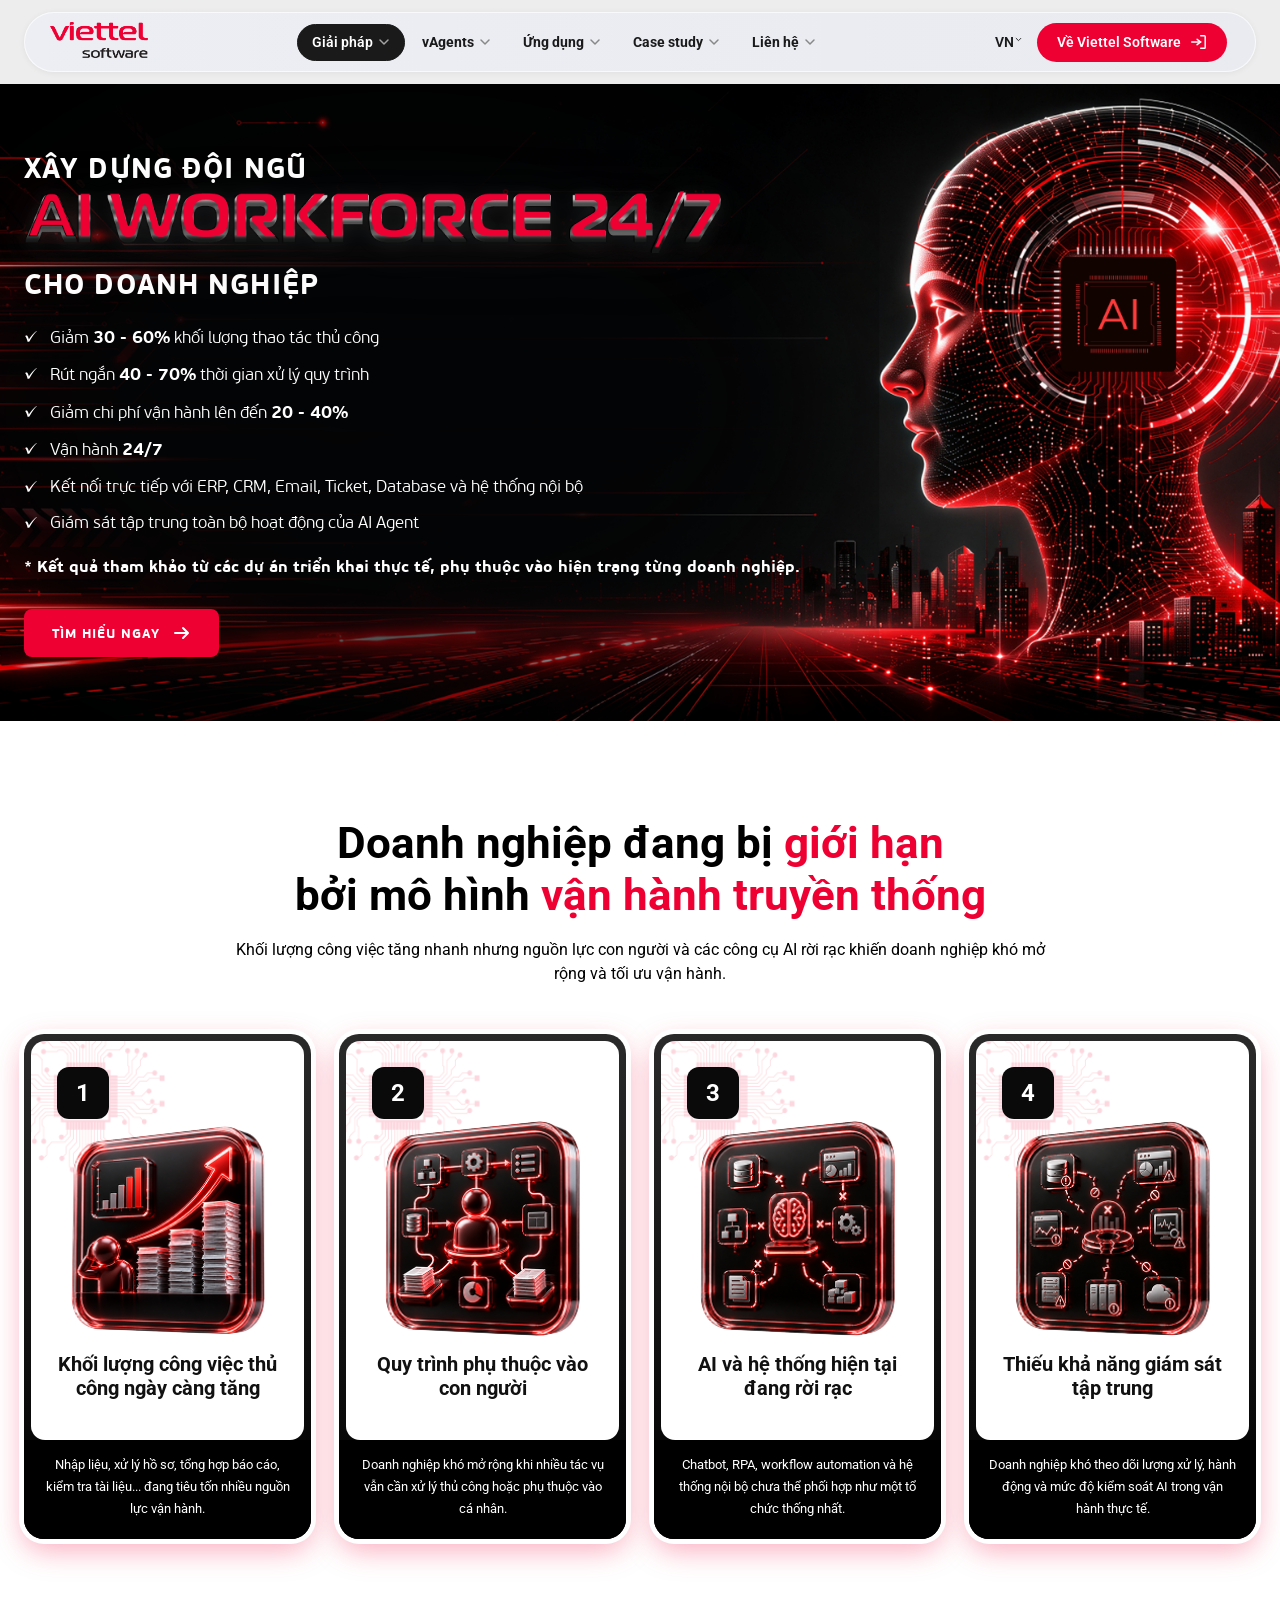
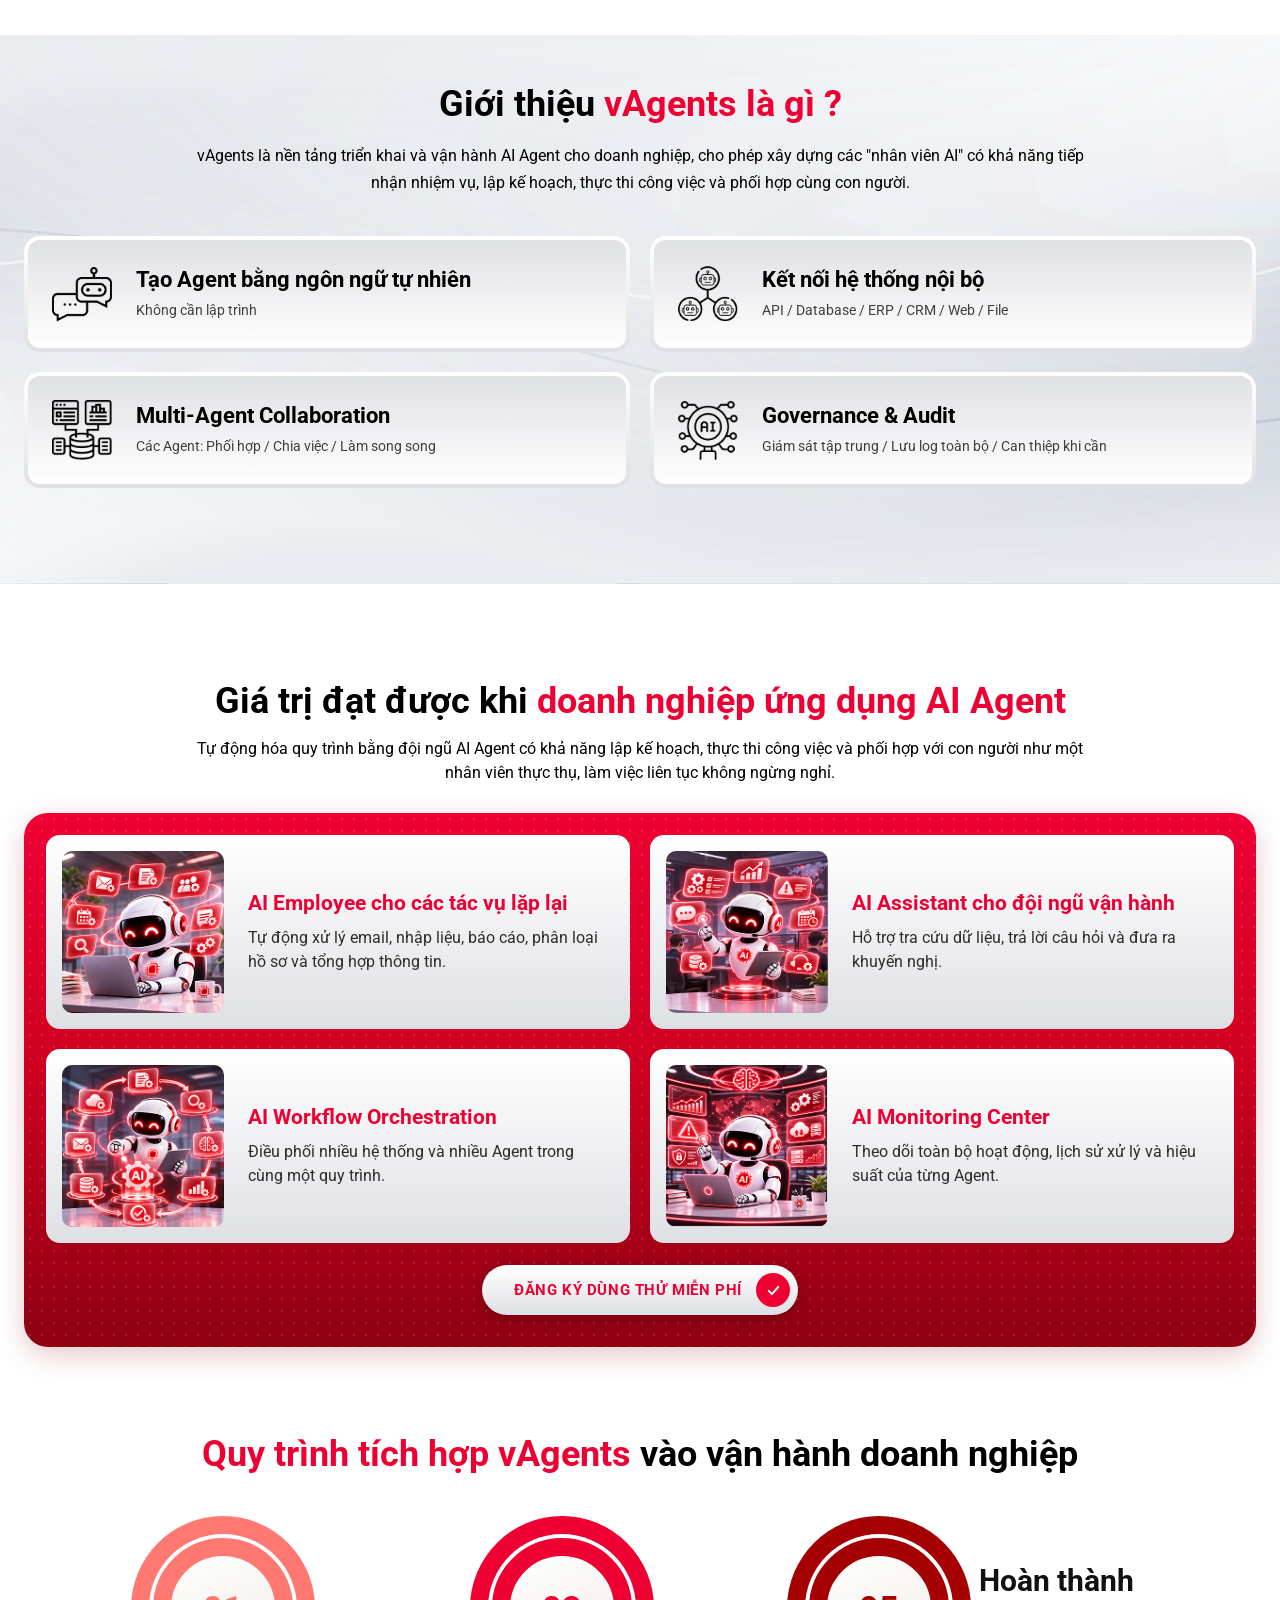
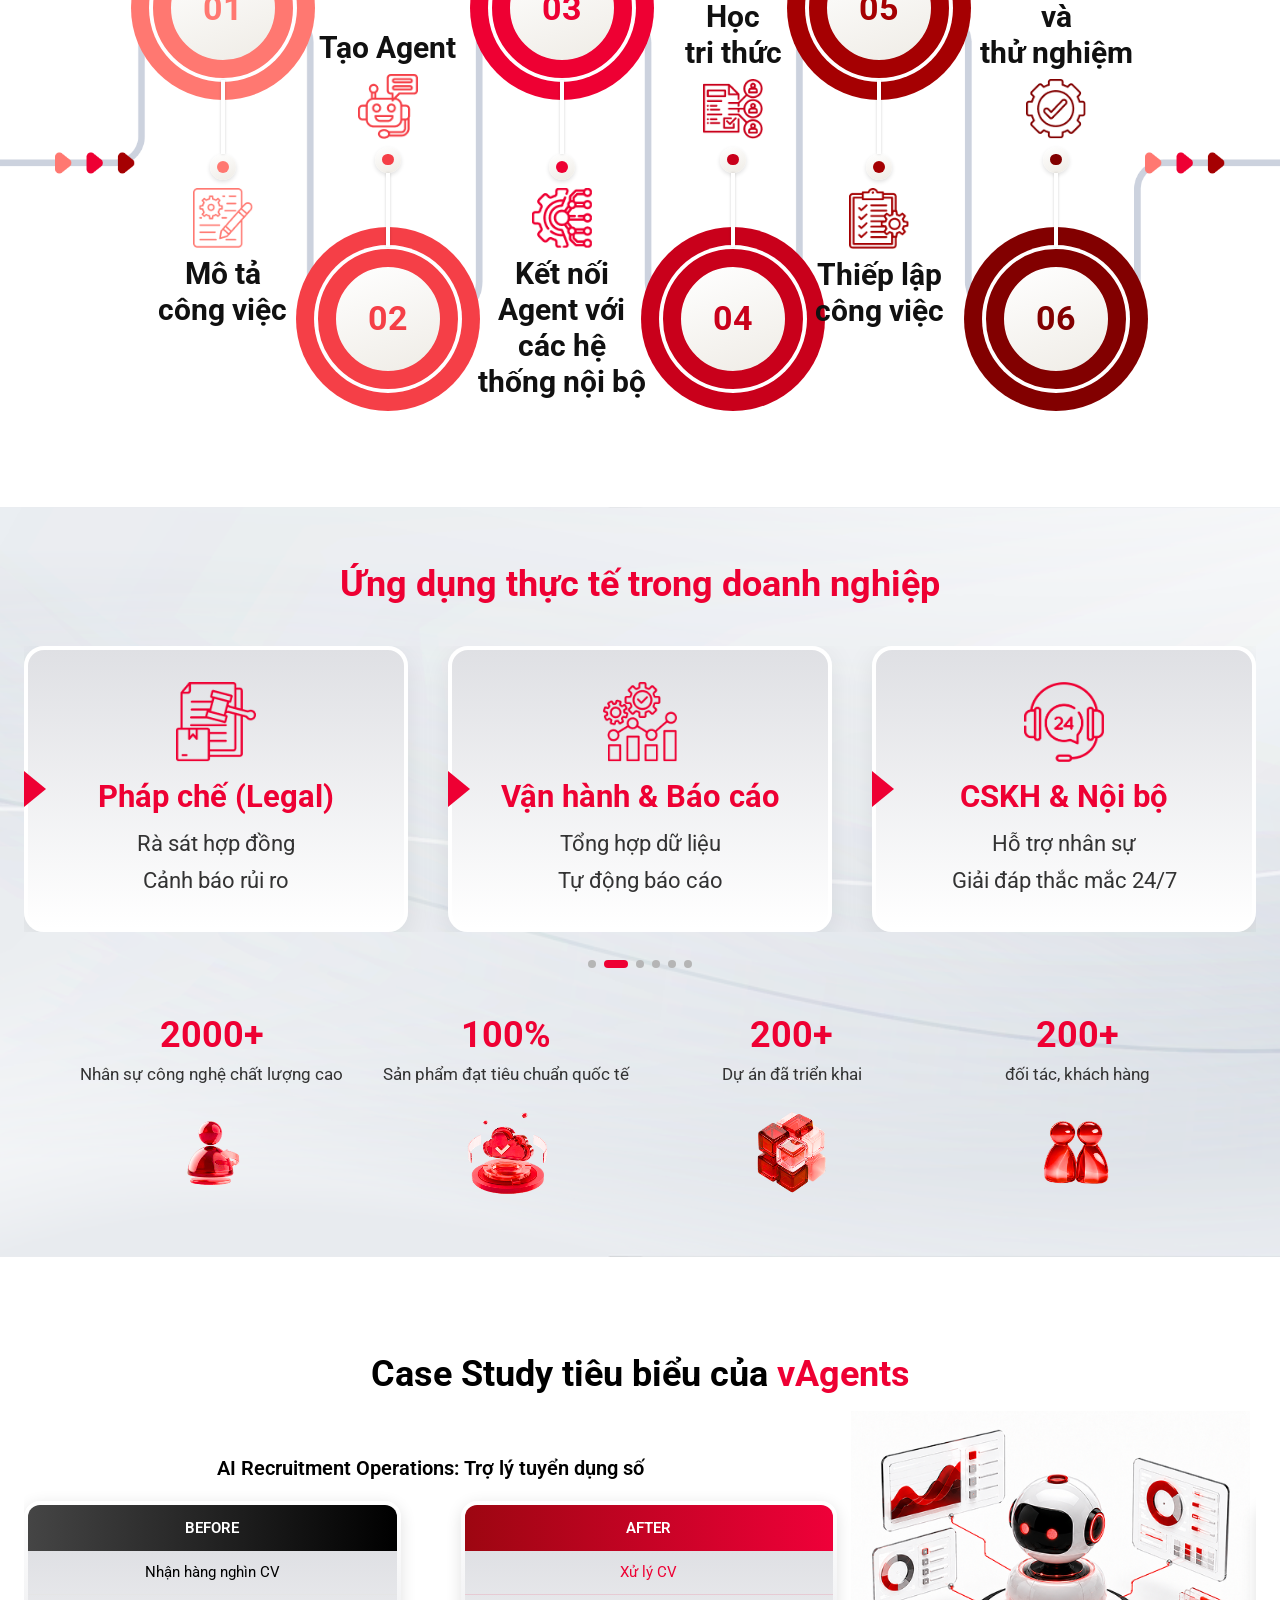
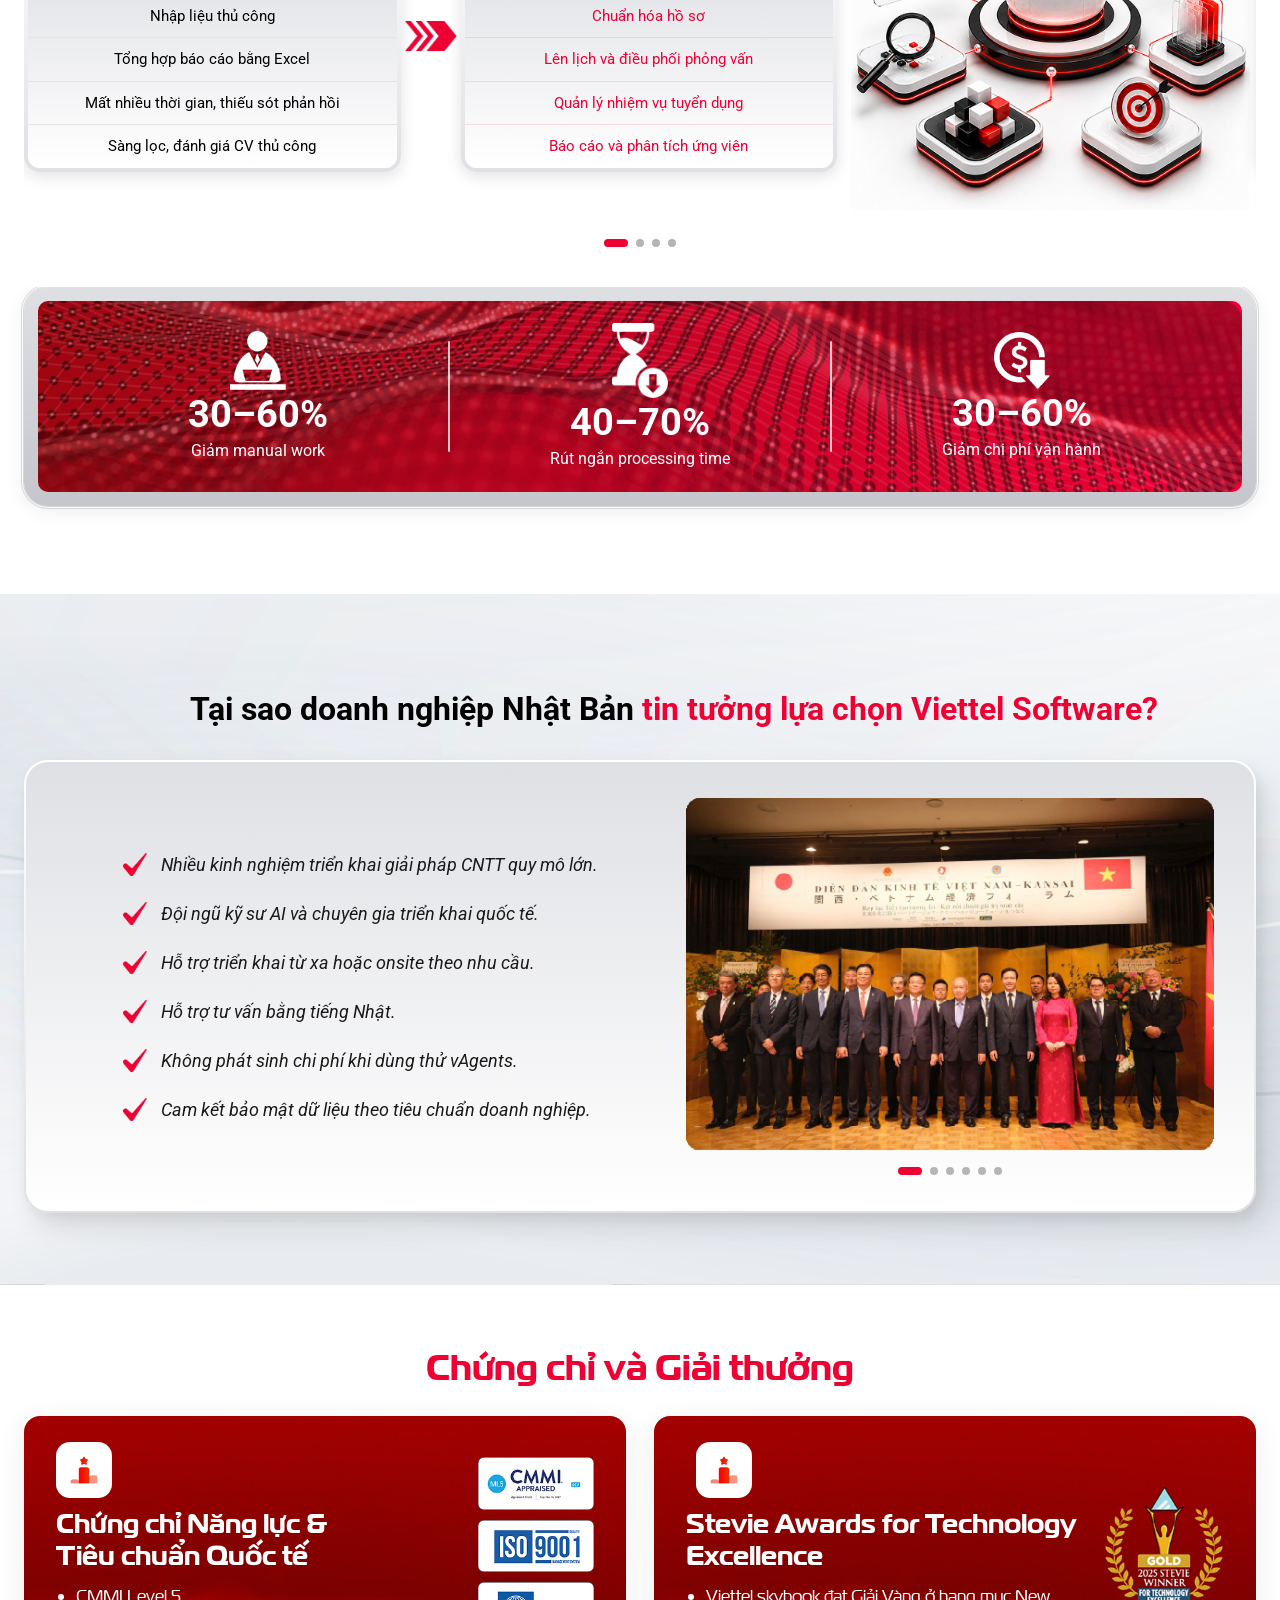
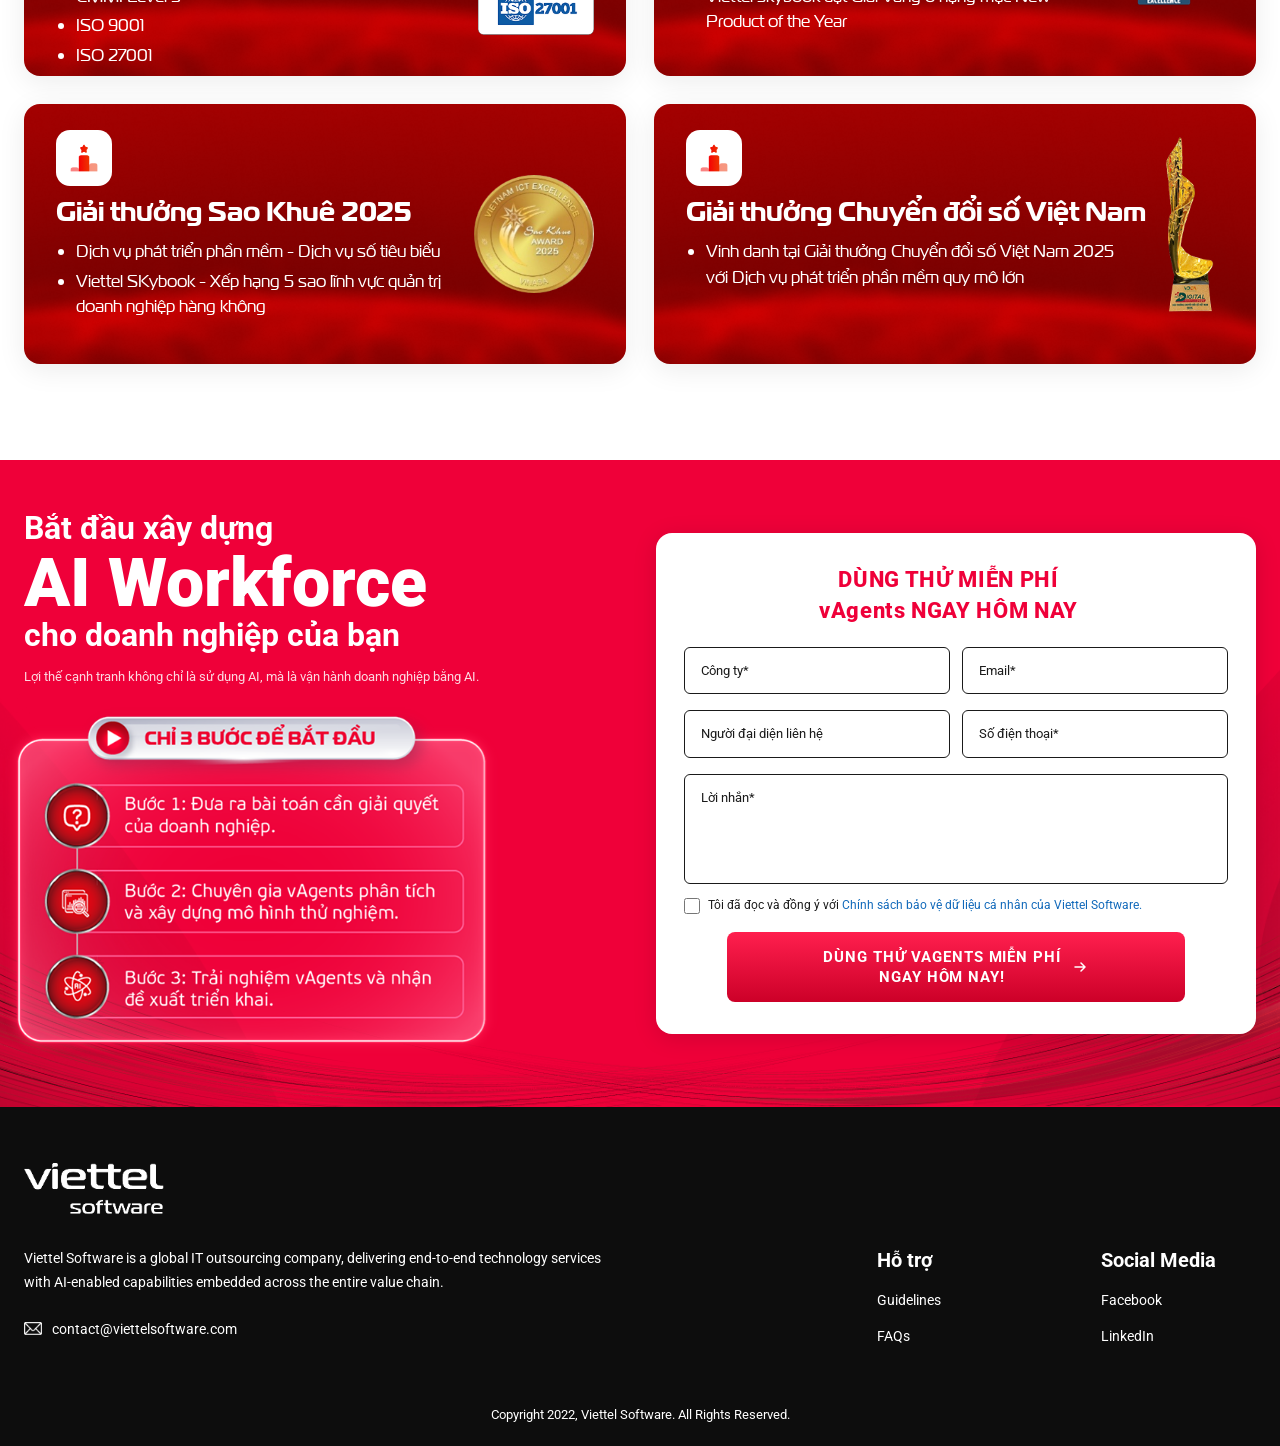
<file: index.html>
<!DOCTYPE html>
<html lang="vi">
<head>
  <meta charset="UTF-8">
  <meta name="viewport" content="width=device-width, initial-scale=1.0">
  <meta name="description" content="vAgents — Nền tảng AI Workforce giúp doanh nghiệp xây dựng đội ngũ AI vận hành toàn diện. Tạo Agent, kết nối hệ thống, thực thi end-to-end.">
  <meta property="og:title" content="vAgents — AI Workforce cho Doanh Nghiệp">
  <meta property="og:description" content="Từ AI hỗ trợ sang AI vận hành doanh nghiệp. Xây dựng đội ngũ AI Workforce với vAgents của Viettel Software.">
  <meta property="og:type" content="website">
  <title>vAgents — AI Workforce cho Doanh Nghiệp | Viettel Software</title>

  <!-- Meta Pixel Code -->
  <script>
    !function(f,b,e,v,n,t,s)
    {if(f.fbq)return;n=f.fbq=function(){n.callMethod?
    n.callMethod.apply(n,arguments):n.queue.push(arguments)};
    if(!f._fbq)f._fbq=n;n.push=n;n.loaded=!0;n.version='2.0';
    n.queue=[];t=b.createElement(e);t.async=!0;
    t.src=v;s=b.getElementsByTagName(e)[0];
    s.parentNode.insertBefore(t,s)}(window, document,'script',
    'https://connect.facebook.net/en_US/fbevents.js');
    fbq('init', '244439087511471');
    fbq('track', 'PageView');
  </script>
  <noscript><img height="1" width="1" style="display:none"
    src="https://www.facebook.com/tr?id=244439087511471&ev=PageView&noscript=1"/></noscript>
  <!-- End Meta Pixel Code -->

  <!-- Google Fonts: Roboto 400/700/900 (font chính toàn trang).
       Riêng section Chứng chỉ dùng FS Magistral — webfont nội bộ,
       khai báo @font-face trong css/style.css -->
  <link rel="preconnect" href="https://fonts.googleapis.com">
  <link rel="preconnect" href="https://fonts.gstatic.com" crossorigin>
  <!-- display=swap: hiện font dự phòng trong lúc tải rồi swap sang Roboto khi xong
       (bắt buộc dùng swap để glyph tiếng Việt luôn dùng đúng Roboto, tránh lỗi font) -->
  <!-- ital,wght: cần thêm 1,400 (italic 400) cho danh sách in nghiêng ở section
       "Tại sao doanh nghiệp Nhật Bản..." — không có face này trình duyệt sẽ giả lập nghiêng -->
  <link href="https://fonts.googleapis.com/css2?family=Roboto:ital,wght@0,400;0,500;0,700;0,900;1,400&display=swap" rel="stylesheet">

  <link rel="stylesheet" href="css/reset.css?v=2">
  <link rel="stylesheet" href="css/style.css?v=121">
</head>
<body>

  <!-- Neo đầu trang: KHÔNG đặt trên header sticky (sticky luôn ở top → trình duyệt
       coi như đã thấy, không cuộn). Logo trỏ #top sẽ cuộn hẳn lên đầu trang. -->
  <span id="top" aria-hidden="true"></span>

  <!-- ===== 00. HEADER / NAV ===== -->
  <!-- CSS-only mobile menu: checkbox input phải đứng TRƯỚC header để sibling selector hoạt động -->
  <input type="checkbox" id="nav-toggle" class="nav-toggle-input" aria-hidden="true">

  <header class="site-header">
    <div class="container">
      <div class="header-pill">

        <!-- Logo -->
        <a href="#top" class="site-logo" aria-label="Viettel Software - trang chủ">
          <img src="images/logo.png" alt="Viettel Software" class="logo-img">
        </a>

        <!-- Nav desktop -->
        <nav class="site-nav" aria-label="Menu chính">
          <ul class="nav-menu" role="list">
            <li>
              <a href="#giai-phap" class="nav-link active" aria-current="page">
                Giải pháp
                <svg class="nav-chevron" viewBox="0 0 12 12" fill="none" aria-hidden="true"><path d="M2 4l4 4 4-4" stroke="currentColor" stroke-width="1.5" stroke-linecap="round" stroke-linejoin="round"/></svg>
              </a>
            </li>
            <li>
              <a href="#vagent" class="nav-link">
                vAgents
                <svg class="nav-chevron" viewBox="0 0 12 12" fill="none" aria-hidden="true"><path d="M2 4l4 4 4-4" stroke="currentColor" stroke-width="1.5" stroke-linecap="round" stroke-linejoin="round"/></svg>
              </a>
            </li>
            <li>
              <a href="#ung-dung" class="nav-link">
                Ứng dụng
                <svg class="nav-chevron" viewBox="0 0 12 12" fill="none" aria-hidden="true"><path d="M2 4l4 4 4-4" stroke="currentColor" stroke-width="1.5" stroke-linecap="round" stroke-linejoin="round"/></svg>
              </a>
            </li>
            <li>
              <a href="#case-study" class="nav-link">
                Case study
                <svg class="nav-chevron" viewBox="0 0 12 12" fill="none" aria-hidden="true"><path d="M2 4l4 4 4-4" stroke="currentColor" stroke-width="1.5" stroke-linecap="round" stroke-linejoin="round"/></svg>
              </a>
            </li>
            <li>
              <a href="#cta-form" class="nav-link">
                Liên hệ
                <svg class="nav-chevron" viewBox="0 0 12 12" fill="none" aria-hidden="true"><path d="M2 4l4 4 4-4" stroke="currentColor" stroke-width="1.5" stroke-linecap="round" stroke-linejoin="round"/></svg>
              </a>
            </li>
          </ul>
        </nav>

        <!-- Chọn ngôn ngữ (dropdown): nút hiện ngôn ngữ đang dùng, bấm xổ ngôn ngữ khác -->
        <div class="nav-lang-wrap">
          <button type="button" class="nav-lang" aria-haspopup="true" aria-expanded="false" aria-label="Chọn ngôn ngữ">
            VN
            <svg class="nav-lang-chevron" viewBox="0 0 12 12" fill="none" aria-hidden="true"><path d="M2 4l4 4 4-4" stroke="currentColor" stroke-width="1.5" stroke-linecap="round" stroke-linejoin="round"/></svg>
          </button>
          <ul class="nav-lang-menu" role="menu">
            <li role="none"><a href="japan.html" class="nav-lang-option" role="menuitem">日本語</a></li>
          </ul>
        </div>

        <!-- Liên hệ button -->
        <a href="https://viettelsoftware.com/vi" class="nav-login-btn" target="_blank" rel="noopener noreferrer" aria-label="Về Viettel Software">
          Về Viettel Software
          <svg class="nav-login-icon" viewBox="0 0 20 20" fill="none" aria-hidden="true">
            <path d="M13 3h4a1 1 0 011 1v12a1 1 0 01-1 1h-4" stroke="currentColor" stroke-width="1.6" stroke-linecap="round"/>
            <path d="M9 13l4-3-4-3" stroke="currentColor" stroke-width="1.6" stroke-linecap="round" stroke-linejoin="round"/>
            <line x1="13" y1="10" x2="3" y2="10" stroke="currentColor" stroke-width="1.6" stroke-linecap="round"/>
          </svg>
        </a>

        <!-- Hamburger CSS-only: 3 span biến thành X khi checked -->
        <label for="nav-toggle" class="nav-hamburger" aria-label="Mở menu">
          <span></span>
          <span></span>
          <span></span>
        </label>

      </div>
    </div>

    <!-- Mobile nav panel — hiển thị khi checkbox checked -->
    <div class="nav-mobile-panel">
      <ul class="nav-mobile-menu" role="list">
        <li><a href="#giai-phap" class="nav-mobile-link">Giải pháp</a></li>
        <li><a href="#vagent" class="nav-mobile-link">vAgents</a></li>
        <li><a href="#ung-dung" class="nav-mobile-link">Ứng dụng</a></li>
        <li><a href="#case-study" class="nav-mobile-link">Case study</a></li>
        <li><a href="#cta-form" class="nav-mobile-link">Liên hệ</a></li>
        <li><a href="https://viettelsoftware.com/vi" class="nav-mobile-link nav-mobile-login" target="_blank" rel="noopener noreferrer">Về Viettel Software</a></li>
      </ul>
    </div>
  </header>

  <main>

    <!-- ===== 01. HERO ===== -->
    <section class="hero-section" id="hero" aria-label="Hero">

      <!-- Layer 0: nền full-width -->
      <img src="images/Rectangle.png?v=3" alt="" class="hero-bg" aria-hidden="true">

      <!-- Layer 1b: Rectangle1 bên trái, đè lên bg, dưới text -->
      <img src="images/Rectangle1.png" alt="" class="hero-rect1" aria-hidden="true">

      <!-- Layer 2: nội dung -->
      <div class="container hero-inner">

        <!-- Div chứa text bên trái -->
        <div class="hero-content">

          <!-- Heading -->
          <h1 class="hero-title">
            XÂY DỰNG ĐỘI NGŨ
            <span class="hero-ai-border">
              <img class="hero-ai-base" src="images/56.png" alt="AI WORKFORCE 24/7" width="931" height="86">
              <img class="hero-ai-fill" src="images/57.png" alt="" aria-hidden="true" width="920" height="74">
            </span>
            CHO DOANH NGHIỆP
          </h1>

          <!-- Div text thông tin: checklist ✓ (dấu ✓ vẽ bằng CSS ::before) -->
          <div class="hero-info">
            <ul class="hero-list" role="list">
              <li>Giảm <strong>30 - 60%</strong> khối lượng thao tác thủ công</li>
              <li>Rút ngắn <strong>40 - 70%</strong> thời gian xử lý quy trình</li>
              <li>Giảm chi phí vận hành lên đến <strong>20 - 40%</strong></li>
              <li>Vận hành <strong>24/7</strong></li>
              <li>Kết nối trực tiếp với ERP, CRM, Email, Ticket, Database và hệ thống nội bộ</li>
              <li>Giám sát tập trung toàn bộ hoạt động của AI Agent</li>
            </ul>
            <p class="hero-note">* Kết quả tham khảo từ các dự án triển khai thực tế, phụ thuộc vào hiện trạng từng doanh nghiệp.</p>
          </div>

          <!-- Div button -->
          <div class="hero-actions">
            <a href="#giai-phap" class="hero-btn">
              TÌM HIỂU NGAY
              <svg width="20" height="20" viewBox="0 0 20 20" fill="none" aria-hidden="true">
                <path d="M4 10h12M12 5l5 5-5 5" stroke="currentColor" stroke-width="2" stroke-linecap="round" stroke-linejoin="round"/>
              </svg>
            </a>
          </div>

        </div>


      </div>
    </section>

    <!-- ===== 02. PAIN POINT ===== -->
    <section class="pain-section" id="dau-bai" aria-label="Doanh nghiep dang bi gioi han">
      <div class="container">

        <div class="pain-header">
          <h2 class="pain-title">
            Doanh nghiệp đang bị <span class="text-red">giới hạn</span><br>
            bởi mô hình <span class="text-red">vận hành truyền thống</span>
          </h2>
          <p class="pain-sub">
            Khối lượng công việc tăng nhanh nhưng nguồn lực con người và các công cụ AI rời rạc
            khiến doanh nghiệp khó mở rộng và tối ưu vận hành.
          </p>
        </div>

        <div class="pain-grid">

          <div class="pain-card">
            <div class="pain-card-inner">
              <img class="pain-card-watermark" src="images/34.png" alt="" aria-hidden="true">
              <span class="pain-badge" aria-hidden="true">
                <span class="pain-badge-num">1</span>
              </span>
              <div class="pain-card-icon">
                <img src="images/35.png" alt="Bieu tuong khoi luong cong viec" loading="lazy">
              </div>
              <h3 class="pain-card-title">Khối lượng công việc thủ công ngày càng tăng</h3>
            </div>
            <div class="pain-card-bottom">
              <p class="pain-card-desc">Nhập liệu, xử lý hồ sơ, tổng hợp báo cáo, kiểm tra tài liệu... đang tiêu tốn nhiều nguồn lực vận hành.</p>
            </div>
          </div>

          <div class="pain-card">
            <div class="pain-card-inner">
              <img class="pain-card-watermark" src="images/34.png" alt="" aria-hidden="true">
              <span class="pain-badge" aria-hidden="true">
                <span class="pain-badge-num">2</span>
              </span>
              <div class="pain-card-icon">
                <img src="images/36.png" alt="Bieu tuong phu thuoc con nguoi" loading="lazy">
              </div>
              <h3 class="pain-card-title">Quy trình phụ thuộc vào con người</h3>
            </div>
            <div class="pain-card-bottom">
              <p class="pain-card-desc">Doanh nghiệp khó mở rộng khi nhiều tác vụ vẫn cần xử lý thủ công hoặc phụ thuộc vào cá nhân.</p>
            </div>
          </div>

          <div class="pain-card">
            <div class="pain-card-inner">
              <img class="pain-card-watermark" src="images/34.png" alt="" aria-hidden="true">
              <span class="pain-badge" aria-hidden="true">
                <span class="pain-badge-num">3</span>
              </span>
              <div class="pain-card-icon">
                <img src="images/37.png" alt="Bieu tuong AI roi rac" loading="lazy">
              </div>
              <h3 class="pain-card-title">AI và hệ thống hiện tại đang rời rạc</h3>
            </div>
            <div class="pain-card-bottom">
              <p class="pain-card-desc">Chatbot, RPA, workflow automation và hệ thống nội bộ chưa thể phối hợp như một tổ chức thống nhất.</p>
            </div>
          </div>

          <div class="pain-card">
            <div class="pain-card-inner">
              <img class="pain-card-watermark" src="images/34.png" alt="" aria-hidden="true">
              <span class="pain-badge" aria-hidden="true">
                <span class="pain-badge-num">4</span>
              </span>
              <div class="pain-card-icon">
                <img src="images/38.png" alt="Bieu tuong giam sat" loading="lazy">
              </div>
              <h3 class="pain-card-title">Thiếu khả năng giám sát tập trung</h3>
            </div>
            <div class="pain-card-bottom">
              <p class="pain-card-desc">Doanh nghiệp khó theo dõi lượng xử lý, hành động và mức độ kiểm soát AI trong vận hành thực tế.</p>
            </div>
          </div>

        </div>
      </div>
    </section>

    <!-- Neo #giai-phap: nav "Giải pháp" và nút hero đều trỏ tới đây.
         Giữ lại vì section 03 (chủ nhân cũ của id này) đang bị TẮT bên dưới. -->
    <span id="giai-phap" aria-hidden="true"></span>

    <!-- ===== 03. TRANSFORMATION — ĐANG TẮT, KHÔNG HIỂN THỊ =====
         Code giữ nguyên trong <template> nên trình duyệt không render và
         không tải ảnh. MUỐN BẬT LẠI: xóa dòng <template> mở ngay dưới đây
         và dòng </template> ở cuối section, rồi xóa <span id="giai-phap">
         phía trên (vì id sẽ quay về nằm trên chính section này). -->
    <template id="tpl-transform-section">
    <section class="transform-section section" id="giai-phap" aria-label="Từ AI hỗ trợ sang AI vận hành doanh nghiệp">
      <div class="container">

        <div class="transform-header text-center">
          <h2 class="transform-title">
            Từ AI hỗ trợ sang <span class="text-red">AI vận hành doanh nghiệp</span>
          </h2>
          <p class="transform-subtitle">
            Doanh nghiệp không chỉ "dùng AI" mà bắt đầu "vận hành bằng AI"
          </p>
        </div>

        <div class="transform-compare">

          <!-- Bảng trái: AI truyền thống -->
          <div class="transform-table transform-table--traditional">
            <div class="transform-table-header">AI truyền thống</div>
            <ul class="transform-table-rows">
              <li class="transform-table-row">Tự động hóa từng bước</li>
              <li class="transform-table-row">Phụ thuộc con người</li>
              <li class="transform-table-row">Khó thay đổi</li>
              <li class="transform-table-row">Thiếu giám sát</li>
            </ul>
          </div>

          <!-- Bảng phải: vAgents + robot -->
          <div class="transform-table-wrap">
            <div class="transform-table transform-table--vagent">
              <div class="transform-table-header">vAgents</div>
              <ul class="transform-table-rows">
                <li class="transform-table-row">Thực thi end-to-end</li>
                <li class="transform-table-row">Tự chủ thực thi</li>
                <li class="transform-table-row">Linh hoạt theo ngữ cảnh</li>
                <li class="transform-table-row">Quản trị toàn diện</li>
              </ul>
            </div>
            <img class="transform-robot" src="images/chat.png" alt="" aria-hidden="true" loading="lazy">
          </div>

        </div>
      </div>
    </section>
    </template>
    <!-- ===== HẾT phần 03 đang tắt ===== -->

    <!-- ===== 04. vAgents FEATURES ===== -->
    <section class="features-section section" id="vagent" aria-label="vAgents là gì">
      <div class="container">
        <div class="features-header text-center">
          <h2 class="features-title">
            Giới thiệu <span class="text-red">vAgents là gì ?</span>
          </h2>
          <p class="features-desc">
            vAgents là nền tảng triển khai và vận hành AI Agent cho doanh nghiệp, cho phép xây dựng các "nhân viên AI"
            có khả năng tiếp nhận nhiệm vụ, lập kế hoạch, thực thi công việc và phối hợp cùng con người.
          </p>
        </div>
        <div class="features-grid">

          <div class="feature-card">
            <div class="feature-icon">
              <img src="images/21.png" alt="Tạo Agent bằng ngôn ngữ tự nhiên" width="60" height="60">
            </div>
            <div class="feature-body">
              <h3 class="feature-title">Tạo Agent bằng ngôn ngữ tự nhiên</h3>
              <p class="feature-desc">Không cần lập trình</p>
            </div>
          </div>

          <div class="feature-card">
            <div class="feature-icon">
              <img src="images/2.png" alt="Kết nối hệ thống nội bộ" width="60" height="60">
            </div>
            <div class="feature-body">
              <h3 class="feature-title">Kết nối hệ thống nội bộ</h3>
              <p class="feature-desc">API / Database / ERP / CRM / Web / File</p>
            </div>
          </div>

          <div class="feature-card">
            <div class="feature-icon">
              <img src="images/1.png" alt="Multi-Agent Collaboration" width="60" height="60">
            </div>
            <div class="feature-body">
              <h3 class="feature-title">Multi-Agent Collaboration</h3>
              <p class="feature-desc">Các Agent: Phối hợp / Chia việc / Làm song song</p>
            </div>
          </div>

          <div class="feature-card">
            <div class="feature-icon">
              <img src="images/3.png" alt="Governance & Audit" width="60" height="60">
            </div>
            <div class="feature-body">
              <h3 class="feature-title">Governance &amp; Audit</h3>
              <p class="feature-desc">Giám sát tập trung / Lưu log toàn bộ / Can thiệp khi cần</p>
            </div>
          </div>

        </div>
      </div>
    </section>

    <!-- ===== 04b. GIÁ TRỊ ĐẠT ĐƯỢC ===== -->
    <section class="value-section section" id="gia-tri" aria-label="Giá trị đạt được khi doanh nghiệp ứng dụng AI Agent">
      <div class="container">

        <div class="value-header text-center">
          <h2 class="value-title">
            Giá trị đạt được khi <span class="text-red">doanh nghiệp ứng dụng AI Agent</span>
          </h2>
          <p class="value-desc">
            Tự động hóa quy trình bằng đội ngũ AI Agent có khả năng lập kế hoạch, thực thi công việc và phối hợp
            với con người như một nhân viên thực thụ, làm việc liên tục không ngừng nghỉ.
          </p>
        </div>

        <!-- Khung đỏ bọc 4 card + nút CTA -->
        <div class="value-banner">
          <div class="value-grid">

            <article class="value-card">
              <div class="value-card-media">
                <img src="images/64.png" alt="AI Employee cho các tác vụ lặp lại" loading="lazy">
              </div>
              <div class="value-card-body">
                <h3 class="value-card-title">AI Employee cho các tác vụ lặp lại</h3>
                <p class="value-card-desc">Tự động xử lý email, nhập liệu, báo cáo, phân loại hồ sơ và tổng hợp thông tin.</p>
              </div>
            </article>

            <article class="value-card">
              <div class="value-card-media">
                <img src="images/65.png" alt="AI Assistant cho đội ngũ vận hành" loading="lazy">
              </div>
              <div class="value-card-body">
                <h3 class="value-card-title">AI Assistant cho đội ngũ vận hành</h3>
                <p class="value-card-desc">Hỗ trợ tra cứu dữ liệu, trả lời câu hỏi và đưa ra khuyến nghị.</p>
              </div>
            </article>

            <article class="value-card">
              <div class="value-card-media">
                <img src="images/66.png" alt="AI Workflow Orchestration" loading="lazy">
              </div>
              <div class="value-card-body">
                <h3 class="value-card-title">AI Workflow Orchestration</h3>
                <p class="value-card-desc">Điều phối nhiều hệ thống và nhiều Agent trong cùng một quy trình.</p>
              </div>
            </article>

            <article class="value-card">
              <div class="value-card-media">
                <img src="images/67.png" alt="AI Monitoring Center" loading="lazy">
              </div>
              <div class="value-card-body">
                <h3 class="value-card-title">AI Monitoring Center</h3>
                <p class="value-card-desc">Theo dõi toàn bộ hoạt động, lịch sử xử lý và hiệu suất của từng Agent.</p>
              </div>
            </article>

          </div>

          <div class="value-cta">
            <a href="#cta-form" class="value-btn">
              ĐĂNG KÝ DÙNG THỬ MIỄN PHÍ
              <span class="value-btn-icon" aria-hidden="true">
                <svg viewBox="0 0 24 24" fill="none">
                  <path d="M6 12.5l4 4 8-9" stroke="currentColor" stroke-width="2.6" stroke-linecap="round" stroke-linejoin="round"/>
                </svg>
              </span>
            </a>
          </div>
        </div>

      </div>
    </section>

    <!-- ===== 05. HOW IT WORKS ===== -->
    <section class="howitworks-section section" id="cach-van-hanh" aria-label="Cách vAgents vận hành">
      <div class="container">
        <div class="howitworks-header text-center">
          <h2 class="howitworks-title"><span class="text-red">Quy trình tích hợp vAgents</span> vào vận hành doanh nghiệp</h2>
        </div>
        <div class="hiw-scroller">
          <div class="hiw">

            <!-- Đường line uốn lượn (ghép 31.png + 32.png) + 3 tam giác 2 đầu (33.png) -->
            <span class="hiw-line" aria-hidden="true">
              <img class="hiw-tri hiw-tri--start" src="images/33.png" alt="">
              <img class="hiw-tri hiw-tri--end" src="images/33.png" alt="">
            </span>

            <!-- Bước 1 — trên -->
            <div class="hiw-step hiw-step--top" style="--c:#FF7871; --x:17.4%;">
              <div class="hiw-circle"><span class="hiw-ring"><span class="hiw-disc">01</span></span></div>
              <span class="hiw-stem"></span>
              <span class="hiw-dot"><span class="hiw-dot-core"></span></span>
              <img class="hiw-icon" src="images/25.png" alt="">
              <p class="hiw-label">Mô tả<br>công việc</p>
            </div>

            <!-- Bước 2 — dưới -->
            <div class="hiw-step hiw-step--bottom" style="--c:#F53F47; --x:30.3%;">
              <p class="hiw-label">Tạo Agent</p>
              <img class="hiw-icon" src="images/26.png" alt="">
              <span class="hiw-dot"><span class="hiw-dot-core"></span></span>
              <span class="hiw-stem"></span>
              <div class="hiw-circle"><span class="hiw-ring"><span class="hiw-disc">02</span></span></div>
            </div>

            <!-- Bước 3 — trên -->
            <div class="hiw-step hiw-step--top" style="--c:#EE0033; --x:43.9%;">
              <div class="hiw-circle"><span class="hiw-ring"><span class="hiw-disc">03</span></span></div>
              <span class="hiw-stem"></span>
              <span class="hiw-dot"><span class="hiw-dot-core"></span></span>
              <img class="hiw-icon" src="images/27.png" alt="">
              <p class="hiw-label">Kết nối Agent với các hệ thống nội bộ</p>
            </div>

            <!-- Bước 4 — dưới -->
            <div class="hiw-step hiw-step--bottom" style="--c:#C9001B; --x:57.3%;">
              <p class="hiw-label">Học<br>tri thức</p>
              <img class="hiw-icon" src="images/28.png" alt="">
              <span class="hiw-dot"><span class="hiw-dot-core"></span></span>
              <span class="hiw-stem"></span>
              <div class="hiw-circle"><span class="hiw-ring"><span class="hiw-disc">04</span></span></div>
            </div>

            <!-- Bước 5 — trên -->
            <div class="hiw-step hiw-step--top" style="--c:#A50002; --x:68.7%;">
              <div class="hiw-circle"><span class="hiw-ring"><span class="hiw-disc">05</span></span></div>
              <span class="hiw-stem"></span>
              <span class="hiw-dot"><span class="hiw-dot-core"></span></span>
              <img class="hiw-icon" src="images/29.png" alt="">
              <p class="hiw-label">Thiếp lập công việc</p>
            </div>

            <!-- Bước 6 — dưới -->
            <div class="hiw-step hiw-step--bottom" style="--c:#820000; --x:82.5%;">
              <p class="hiw-label">Hoàn thành<br>và<br>thử nghiệm</p>
              <img class="hiw-icon" src="images/30.png" alt="">
              <span class="hiw-dot"><span class="hiw-dot-core"></span></span>
              <span class="hiw-stem"></span>
              <div class="hiw-circle"><span class="hiw-ring"><span class="hiw-disc">06</span></span></div>
            </div>

          </div>
        </div>
      </div>
    </section>

    <!-- ===== 06. USE CASES ===== -->
    <!-- CSS-only carousel: 6 radio inputs ngay trước section (sibling selector ~) -->
    <input type="radio" name="uc-slide" id="uc-1" hidden checked>
    <input type="radio" name="uc-slide" id="uc-2" hidden>
    <input type="radio" name="uc-slide" id="uc-3" hidden>
    <input type="radio" name="uc-slide" id="uc-4" hidden>
    <input type="radio" name="uc-slide" id="uc-5" hidden>
    <input type="radio" name="uc-slide" id="uc-6" hidden>

    <section class="usecase-section section" id="ung-dung" aria-label="Ứng dụng thực tế">
      <div class="container">
        <h2 class="usecase-title">Ứng dụng thực tế trong doanh nghiệp</h2>

        <!-- Sân khấu carousel: bọc nút mũi tên + viewport để (ở mobile) căn nút theo CHIỀU CAO card -->
        <div class="usecase-stage">

          <div class="usecase-viewport">
          <div class="usecase-track">
            <div class="usecase-card">
              <div class="usecase-card-icon">
                <img src="images/g537.png" alt="Tuyển dụng">
              </div>
              <h3 class="usecase-card-title">Tuyển dụng</h3>
              <ul class="usecase-card-desc">
                <li>Sàng lọc CV</li>
                <li>Lên lịch phỏng vấn</li>
              </ul>
            </div>

            <div class="usecase-card">
              <div class="usecase-card-icon">
                <img src="images/Vector.png" alt="Pháp chế (Legal)">
              </div>
              <h3 class="usecase-card-title">Pháp chế (Legal)</h3>
              <ul class="usecase-card-desc">
                <li>Rà sát hợp đồng</li>
                <li>Cảnh báo rủi ro</li>
              </ul>
            </div>

            <div class="usecase-card">
              <div class="usecase-card-icon">
                <img src="images/4.png" alt="Vận hành &amp; Báo cáo">
              </div>
              <h3 class="usecase-card-title">Vận hành &amp; Báo cáo</h3>
              <ul class="usecase-card-desc">
                <li>Tổng hợp dữ liệu</li>
                <li>Tự động báo cáo</li>
              </ul>
            </div>

            <div class="usecase-card">
              <div class="usecase-card-icon">
                <img src="images/55.png" alt="CSKH &amp; Nội bộ">
              </div>
              <h3 class="usecase-card-title">CSKH &amp; Nội bộ</h3>
              <ul class="usecase-card-desc">
                <li>Hỗ trợ nhân sự</li>
                <li>Giải đáp thắc mắc 24/7</li>
              </ul>
            </div>

            <div class="usecase-card">
              <div class="usecase-card-icon">
                <img src="images/59.png" alt="Trợ lý văn bản">
              </div>
              <h3 class="usecase-card-title">Trợ lý văn bản</h3>
              <ul class="usecase-card-desc">
                <li>Tạo tờ trình, hợp đồng</li>
                <li>Tạo kịch bản, kế hoạch</li>
              </ul>
            </div>

            <div class="usecase-card">
              <div class="usecase-card-icon">
                <img src="images/60.png" alt="Giám sát công việc">
              </div>
              <h3 class="usecase-card-title">Giám sát công việc</h3>
              <ul class="usecase-card-desc">
                <li>Đánh giá công việc trên jira</li>
                <li>Cảnh báo sai, thiếu dữ liệu</li>
              </ul>
            </div>

            <!-- Bản sao 2 card đầu để luôn đủ 3 card khi cuộn tới nhóm cuối (thay cho infinite-loop của JS) -->
            <div class="usecase-card usecase-card--clone" aria-hidden="true">
              <div class="usecase-card-icon">
                <img src="images/g537.png" alt="">
              </div>
              <h3 class="usecase-card-title">Tuyển dụng</h3>
              <ul class="usecase-card-desc">
                <li>Sàng lọc CV</li>
                <li>Lên lịch phỏng vấn</li>
              </ul>
            </div>

            <div class="usecase-card usecase-card--clone" aria-hidden="true">
              <div class="usecase-card-icon">
                <img src="images/Vector.png" alt="">
              </div>
              <h3 class="usecase-card-title">Pháp chế (Legal)</h3>
              <ul class="usecase-card-desc">
                <li>Rà sát hợp đồng</li>
                <li>Cảnh báo rủi ro</li>
              </ul>
            </div>

            <div class="usecase-card usecase-card--clone" aria-hidden="true">
              <div class="usecase-card-icon">
                <img src="images/4.png" alt="">
              </div>
              <h3 class="usecase-card-title">Vận hành &amp; Báo cáo</h3>
              <ul class="usecase-card-desc">
                <li>Tổng hợp dữ liệu</li>
                <li>Tự động báo cáo</li>
              </ul>
            </div>
          </div>
          </div>
        </div>

        <!-- Dots: 1 dot / 1 nhóm cuộn. Dot active đồng bộ qua radio :checked (CSS) -->
        <div class="usecase-dots">
          <label for="uc-1" class="usecase-dot" aria-label="Nhóm 1"></label>
          <label for="uc-2" class="usecase-dot" aria-label="Nhóm 2"></label>
          <label for="uc-3" class="usecase-dot" aria-label="Nhóm 3"></label>
          <label for="uc-4" class="usecase-dot" aria-label="Nhóm 4"></label>
          <label for="uc-5" class="usecase-dot" aria-label="Nhóm 5"></label>
          <label for="uc-6" class="usecase-dot" aria-label="Nhóm 6"></label>
        </div>

        <div class="usecase-stats">
          <div class="usecase-stat">
            <div class="usecase-stat-number">2000+</div>
            <p class="usecase-stat-label">Nhân sự công nghệ chất lượng cao</p>
            <div class="usecase-stat-icon">
              <img src="images/39.png" alt="">
            </div>
          </div>

          <div class="usecase-stat">
            <div class="usecase-stat-number">100%</div>
            <p class="usecase-stat-label">Sản phẩm đạt tiêu chuẩn quốc tế</p>
            <div class="usecase-stat-icon">
              <img src="images/40.png" alt="">
            </div>
          </div>

          <div class="usecase-stat">
            <div class="usecase-stat-number">200+</div>
            <p class="usecase-stat-label">Dự án đã triển khai</p>
            <div class="usecase-stat-icon">
              <img src="images/41.png" alt="">
            </div>
          </div>

          <div class="usecase-stat">
            <div class="usecase-stat-number">200+</div>
            <p class="usecase-stat-label">đối tác, khách hàng</p>
            <div class="usecase-stat-icon">
              <img src="images/42.png" alt="">
            </div>
          </div>
        </div>
      </div>
    </section>

    <!-- CSS-only carousel: 4 radio inputs ngay trước section (sibling selector ~) -->
    <input type="radio" name="cs-slide" id="cs-1" hidden checked>
    <input type="radio" name="cs-slide" id="cs-2" hidden>
    <input type="radio" name="cs-slide" id="cs-3" hidden>
    <input type="radio" name="cs-slide" id="cs-4" hidden>

    <!-- ===== 07. CASE STUDY ===== -->
    <section class="casestudy-section section" id="case-study" aria-label="Case study tiêu biểu của vAgents">

      <div class="container">
        <div class="casestudy-header text-center">
          <h2 class="section-title">Case Study tiêu biểu của <span class="text-red">vAgents</span></h2>
        </div>

        <!-- Sân khấu: bọc nút mũi tên + viewport để (mobile) căn nút theo GIỮA slide (ngang chỗ mũi tên đỏ) -->
        <div class="casestudy-stage">

          <div class="casestudy-viewport">
          <div class="casestudy-track">

            <!-- Slide 1: Tuyển dụng -->
            <div class="casestudy-slide">
              <div class="casestudy-slide-left">
                <p class="casestudy-slide-subtitle">AI Recruitment Operations: Trợ lý tuyển dụng số</p>
                <div class="casestudy-tables">
                  <div class="transform-table transform-table--traditional">
                    <div class="transform-table-header">BEFORE</div>
                    <ul class="transform-table-rows">
                      <li class="transform-table-row">Nhận hàng nghìn CV</li>
                      <li class="transform-table-row">Nhập liệu thủ công</li>
                      <li class="transform-table-row">Tổng hợp báo cáo bằng Excel</li>
                      <li class="transform-table-row">Mất nhiều thời gian, thiếu sót phản hồi</li>
                      <li class="transform-table-row">Sàng lọc, đánh giá CV thủ công</li>
                    </ul>
                  </div>
                  <div class="casestudy-arrow" aria-hidden="true">
                    <img src="images/23.png" alt="">
                  </div>
                  <div class="transform-table transform-table--vagent">
                    <div class="transform-table-header">AFTER</div>
                    <ul class="transform-table-rows">
                      <li class="transform-table-row">Xử lý CV</li>
                      <li class="transform-table-row">Chuẩn hóa hồ sơ</li>
                      <li class="transform-table-row">Lên lịch và điều phối phỏng vấn</li>
                      <li class="transform-table-row">Quản lý nhiệm vụ tuyển dụng</li>
                      <li class="transform-table-row">Báo cáo và phân tích ứng viên</li>
                    </ul>
                  </div>
                </div>
              </div>
              <div class="casestudy-slide-right">
                <img class="casestudy-ai-img" src="images/5.png" alt="AI Agent">
              </div>
            </div>

            <!-- Slide 2: Pháp chế -->
            <div class="casestudy-slide">
              <div class="casestudy-slide-left">
                <p class="casestudy-slide-subtitle">AI Legal Operations: Trợ lý pháp chế số</p>
                <div class="casestudy-tables">
                  <div class="transform-table transform-table--traditional">
                    <div class="transform-table-header">BEFORE</div>
                    <ul class="transform-table-rows">
                      <li class="transform-table-row">Hàng trăm hợp đồng cần rà soát thủ công</li>
                      <li class="transform-table-row">So sánh hợp đồng với mẫu chuẩn bằng tay</li>
                      <li class="transform-table-row">Tổng hợp báo cáo pháp lý thủ công</li>
                      <li class="transform-table-row">Theo dõi tiến độ xử lý bằng Excel</li>
                      <li class="transform-table-row">Thiếu dữ liệu đánh giá tổng thể</li>
                    </ul>
                  </div>
                  <div class="casestudy-arrow" aria-hidden="true">
                    <img src="images/23.png" alt="">
                  </div>
                  <div class="transform-table transform-table--vagent">
                    <div class="transform-table-header">AFTER</div>
                    <ul class="transform-table-rows">
                      <li class="transform-table-row">Tiếp nhận và phân loại hợp đồng tự động</li>
                      <li class="transform-table-row">So sánh với mẫu chuẩn và phát hiện sai khác</li>
                      <li class="transform-table-row">Tạo báo cáo phân tích hợp đồng tự động</li>
                      <li class="transform-table-row">Quản lý workflow xử lý hồ sơ pháp lý</li>
                      <li class="transform-table-row">Dashboard theo dõi và thống kê pháp lý</li>
                    </ul>
                  </div>
                </div>
              </div>
              <div class="casestudy-slide-right">
                <img class="casestudy-ai-img" src="images/63.png" alt="AI Agent">
              </div>
            </div>

            <!-- Slide 3: Vận hành -->
            <div class="casestudy-slide">
              <div class="casestudy-slide-left">
                <p class="casestudy-slide-subtitle">AI Finance Operations: Trợ lý tài chính số</p>
                <div class="casestudy-tables">
                  <div class="transform-table transform-table--traditional">
                    <div class="transform-table-header">BEFORE</div>
                    <ul class="transform-table-rows">
                      <li class="transform-table-row">Nhận hóa đơn từ nhiều nguồn khác nhau</li>
                      <li class="transform-table-row">Kiểm tra thông tin bằng tay</li>
                      <li class="transform-table-row">Xử lý thanh toán nhiều bước</li>
                      <li class="transform-table-row">Theo dõi ngân sách bằng Excel</li>
                      <li class="transform-table-row">Tổng hợp báo cáo cuối tháng mất nhiều ngày, khó phát hiện bất thường</li>
                    </ul>
                  </div>
                  <div class="casestudy-arrow" aria-hidden="true">
                    <img src="images/23.png" alt="">
                  </div>
                  <div class="transform-table transform-table--vagent">
                    <div class="transform-table-header">AFTER</div>
                    <ul class="transform-table-rows">
                      <li class="transform-table-row">Thu thập hóa đơn từ Email, ERP, OCR, File</li>
                      <li class="transform-table-row">Đối chiếu dữ liệu với hệ thống kế toán</li>
                      <li class="transform-table-row">Điều phối workflow phê duyệt thanh toán</li>
                      <li class="transform-table-row">Theo dõi ngân sách theo thời gian thực</li>
                      <li class="transform-table-row">Tạo báo cáo tài chính tự động, cảnh báo giao dịch bất thường</li>
                    </ul>
                  </div>
                </div>
              </div>
              <div class="casestudy-slide-right">
                <img class="casestudy-ai-img" src="images/61.png" alt="AI Agent">
              </div>
            </div>

            <!-- Slide 4: Customer Service -->
            <div class="casestudy-slide">
              <div class="casestudy-slide-left">
                <p class="casestudy-slide-subtitle">AI Operations: Quality Assurance (QA)</p>
                <div class="casestudy-tables">
                  <div class="transform-table transform-table--traditional">
                    <div class="transform-table-header">BEFORE</div>
                    <ul class="transform-table-rows">
                      <li class="transform-table-row">Nhập hàng chục Bug/Sub-task mỗi ngày với chất lượng khai báo không đồng đều.</li>
                      <li class="transform-table-row">PM/Lead mất thời gian kiểm tra thủ công từng trường dữ liệu (Summary, Description, Priority,...).</li>
                      <li class="transform-table-row">Tốn thời gian phản hồi qua lại do ticket bị thiếu thông tin hoặc sai lệch mức độ nghiêm trọng.</li>
                      <li class="transform-table-row">Dễ sót lỗi hoặc phân loại sai do rà soát thủ công khi số lượng ticket quá lớn.</li>
                    </ul>
                  </div>
                  <div class="casestudy-arrow" aria-hidden="true">
                    <img src="images/23.png" alt="">
                  </div>
                  <div class="transform-table transform-table--vagent">
                    <div class="transform-table-header">AFTER</div>
                    <ul class="transform-table-rows">
                      <li class="transform-table-row">Tự động quét, phân tích và chấm điểm đạt chuẩn ngay khi ticket được tạo hoặc cập nhật.</li>
                      <li class="transform-table-row">AI đối chiếu nội dung dựa trên bộ khung tiêu chí quy định của dự án.</li>
                      <li class="transform-table-row">Đưa ra phản hồi và gợi ý sửa đổi trực quan cho người khai báo ngay lập tức.</li>
                      <li class="transform-table-row">Giảm tải rà soát thủ công, giúp PM/Lead tập trung duyệt các case phức tạp.</li>
                    </ul>
                  </div>
                </div>
              </div>
              <div class="casestudy-slide-right">
                <img class="casestudy-ai-img" src="images/62.png" alt="AI Agent">
              </div>
            </div>

            <!-- Clone slide 1 — để chuyển từ slide 4 về 1 trông liền mạch -->
            <div class="casestudy-slide" aria-hidden="true">
              <div class="casestudy-slide-left">
                <p class="casestudy-slide-subtitle">AI Recruitment Operations: Trợ lý tuyển dụng số</p>
                <div class="casestudy-tables">
                  <div class="transform-table transform-table--traditional">
                    <div class="transform-table-header">BEFORE</div>
                    <ul class="transform-table-rows">
                      <li class="transform-table-row">Nhận hàng nghìn CV</li>
                      <li class="transform-table-row">Nhập liệu thủ công</li>
                      <li class="transform-table-row">Tổng hợp báo cáo bằng Excel</li>
                      <li class="transform-table-row">Mất nhiều thời gian, thiếu sót phản hồi</li>
                      <li class="transform-table-row">Sàng lọc, đánh giá CV thủ công</li>
                    </ul>
                  </div>
                  <div class="casestudy-arrow" aria-hidden="true">
                    <img src="images/23.png" alt="">
                  </div>
                  <div class="transform-table transform-table--vagent">
                    <div class="transform-table-header">AFTER</div>
                    <ul class="transform-table-rows">
                      <li class="transform-table-row">Xử lý CV</li>
                      <li class="transform-table-row">Chuẩn hóa hồ sơ</li>
                      <li class="transform-table-row">Lên lịch và điều phối phỏng vấn</li>
                      <li class="transform-table-row">Quản lý nhiệm vụ tuyển dụng</li>
                      <li class="transform-table-row">Báo cáo và phân tích ứng viên</li>
                    </ul>
                  </div>
                </div>
              </div>
              <div class="casestudy-slide-right">
                <img class="casestudy-ai-img" src="images/5.png" alt="">
              </div>
            </div>

          </div><!-- /casestudy-track -->
          </div><!-- /casestudy-viewport -->
        </div><!-- /casestudy-stage -->

        <div class="casestudy-dots">
          <label for="cs-1" class="casestudy-dot"></label>
          <label for="cs-2" class="casestudy-dot"></label>
          <label for="cs-3" class="casestudy-dot"></label>
          <label for="cs-4" class="casestudy-dot"></label>
        </div>

      </div><!-- /container -->
    </section>

    <!-- ===== 08. METRICS ===== -->
    <section class="metrics-section">
      <div class="container">
        <div class="metrics-banner">
          <div class="metrics-grid">
            <div class="metrics-item">
              <img class="metrics-icon" src="images/9.png" alt="">
              <span class="metrics-value">30&ndash;60%</span>
              <span class="metrics-label">Giảm manual work</span>
            </div>
            <div class="metrics-divider" aria-hidden="true"></div>
            <div class="metrics-item">
              <img class="metrics-icon" src="images/10.png" alt="">
              <span class="metrics-value">40&ndash;70%</span>
              <span class="metrics-label">Rút ngắn processing time</span>
            </div>
            <div class="metrics-divider" aria-hidden="true"></div>
            <div class="metrics-item">
              <img class="metrics-icon" src="images/11.png" alt="">
              <span class="metrics-value">30&ndash;60%</span>
              <span class="metrics-label">Giảm chi phí vận hành</span>
            </div>
          </div>
        </div><!-- /metrics-banner -->
      </div>
    </section>

    <!-- ===== 08b. VÌ SAO CHỌN VIETTEL SOFTWARE ===== -->
    <!-- CSS-only carousel: radio inputs phải đứng TRƯỚC section (sibling selector ~).
         THÊM ẢNH MỚI = thêm 1 <input id="wy-N">, 1 <div class="why-slide"> và 1 <label for="wy-N">,
         rồi thêm 1 dòng transform trong css/style.css (mục 08b). -->
    <input type="radio" name="wy-slide" id="wy-1" hidden checked>
    <input type="radio" name="wy-slide" id="wy-2" hidden>
    <input type="radio" name="wy-slide" id="wy-3" hidden>
    <input type="radio" name="wy-slide" id="wy-4" hidden>
    <input type="radio" name="wy-slide" id="wy-5" hidden>
    <input type="radio" name="wy-slide" id="wy-6" hidden>

    <section class="why-section section" id="vi-sao" aria-label="Vì sao doanh nghiệp Nhật Bản chọn Viettel Software">
      <div class="container">

        <div class="why-header text-center">
          <h2 class="why-title">
            Tại sao doanh nghiệp Nhật Bản <span class="text-red">tin tưởng lựa chọn Viettel Software?</span>
          </h2>
        </div>

        <div class="why-card">

          <ul class="why-list" role="list">
            <li><img class="why-tick" src="images/69.png" alt="" aria-hidden="true" loading="lazy">Nhiều kinh nghiệm triển khai giải pháp CNTT quy mô lớn.</li>
            <li><img class="why-tick" src="images/69.png" alt="" aria-hidden="true" loading="lazy">Đội ngũ kỹ sư AI và chuyên gia triển khai quốc tế.</li>
            <li><img class="why-tick" src="images/69.png" alt="" aria-hidden="true" loading="lazy">Hỗ trợ triển khai từ xa hoặc onsite theo nhu cầu.</li>
            <li><img class="why-tick" src="images/69.png" alt="" aria-hidden="true" loading="lazy">Hỗ trợ tư vấn bằng tiếng Nhật.</li>
            <li><img class="why-tick" src="images/69.png" alt="" aria-hidden="true" loading="lazy">Không phát sinh chi phí khi dùng thử vAgents.</li>
            <li><img class="why-tick" src="images/69.png" alt="" aria-hidden="true" loading="lazy">Cam kết bảo mật dữ liệu theo tiêu chuẩn doanh nghiệp.</li>
          </ul>

          <div class="why-media">
            <div class="why-viewport">
              <div class="why-track">
                <!-- Ảnh 1 -->
                <div class="why-slide">
                  <img src="images/68.png" alt="Diễn đàn kinh tế Việt Nam - Kansai" loading="lazy">
                </div>
                <!-- Ảnh 2-6: TẠM DÙNG LẠI 68.png — thay src khi có ảnh mới -->
                <div class="why-slide">
                  <img src="images/68.png" alt="" loading="lazy">
                </div>
                <div class="why-slide">
                  <img src="images/68.png" alt="" loading="lazy">
                </div>
                <div class="why-slide">
                  <img src="images/68.png" alt="" loading="lazy">
                </div>
                <div class="why-slide">
                  <img src="images/68.png" alt="" loading="lazy">
                </div>
                <div class="why-slide">
                  <img src="images/68.png" alt="" loading="lazy">
                </div>
              </div>
            </div>

            <div class="why-dots">
              <label for="wy-1" class="why-dot" aria-label="Ảnh 1"></label>
              <label for="wy-2" class="why-dot" aria-label="Ảnh 2"></label>
              <label for="wy-3" class="why-dot" aria-label="Ảnh 3"></label>
              <label for="wy-4" class="why-dot" aria-label="Ảnh 4"></label>
              <label for="wy-5" class="why-dot" aria-label="Ảnh 5"></label>
              <label for="wy-6" class="why-dot" aria-label="Ảnh 6"></label>
            </div>
          </div>

        </div>
      </div>
    </section>

    <!-- ===== 09. CERTIFICATIONS ===== -->
    <section class="cert-section section" id="chung-chi" aria-label="Chứng chỉ và giải thưởng">
      <div class="container">
        <div class="cert-header text-center">
          <h2 class="section-title text-red">Chứng chỉ và Giải thưởng</h2>
        </div>
        <div class="cert-grid">
          <article class="cert-card" style="background-image:url('images/48.png')">
            <div class="cert-card-body">
              <span class="cert-card-icon-wrap"><img class="cert-card-icon" src="images/Ranking.png" alt="" aria-hidden="true" loading="lazy"></span>
              <h3 class="cert-card-title">Chứng chỉ Năng lực &amp;<br>Tiêu chuẩn Quốc tế</h3>
              <ul class="cert-card-list">
                <li>CMMI Level 5</li>
                <li>ISO 9001</li>
                <li>ISO 27001</li>
              </ul>
            </div>
            <div class="cert-card-media cert-card-media--stack">
              <img src="images/49.png" alt="CMMI Appraised" loading="lazy">
              <img src="images/50.png" alt="ISO 9001" loading="lazy">
              <img src="images/51.png" alt="ISO 27001" loading="lazy">
            </div>
          </article>
          <article class="cert-card" style="background-image:url('images/48.png')">
            <div class="cert-card-body">
              <span class="cert-card-icon-wrap"><img class="cert-card-icon" src="images/Ranking.png" alt="" aria-hidden="true" loading="lazy"></span>
              <h3 class="cert-card-title">Stevie Awards for Technology<br>Excellence</h3>
              <ul class="cert-card-list">
                <li>Viettel skybook đạt Giải Vàng ở <br class="cert-br-m">hạng mục New <br class="cert-br-d">Product of the Year</li>
              </ul>
            </div>
            <div class="cert-card-media cert-card-media--badge">
              <img src="images/52.png" alt="2025 Stevie Gold Winner" loading="lazy">
            </div>
          </article>
          <article class="cert-card" style="background-image:url('images/48.png')">
            <div class="cert-card-body">
              <span class="cert-card-icon-wrap"><img class="cert-card-icon" src="images/Ranking.png" alt="" aria-hidden="true" loading="lazy"></span>
              <h3 class="cert-card-title">Giải thưởng Sao Khuê 2025</h3>
              <ul class="cert-card-list">
                <li>Dịch vụ phát triển phần mềm - Dịch<br class="cert-br-m"> vụ số tiêu biểu</li>
                <li>Viettel SKybook - Xếp hạng 5 sao lĩnh <br class="cert-br-m">vực quản trị<br class="cert-br-d"> doanh nghiệp hàng không</li>
              </ul>
            </div>
            <div class="cert-card-media cert-card-media--badge">
              <img src="images/53.png" alt="Giải thưởng Sao Khuê 2025" loading="lazy">
            </div>
          </article>
          <article class="cert-card" style="background-image:url('images/48.png')">
            <div class="cert-card-body">
              <span class="cert-card-icon-wrap"><img class="cert-card-icon" src="images/Ranking.png" alt="" aria-hidden="true" loading="lazy"></span>
              <h3 class="cert-card-title">Giải thưởng Chuyển đổi số Việt Nam</h3>
              <ul class="cert-card-list cert-card-list--nowrap">
                <li>Vinh danh tại Giải thưởng Chuyển đổi số<br class="cert-br-m"> Việt Nam 2025<br class="cert-br-d"> với Dịch vụ phát triển phần<br class="cert-br-m"> mềm quy mô lớn</li>
              </ul>
            </div>
            <div class="cert-card-media cert-card-media--tall">
              <img src="images/54.png" alt="Giải thưởng Chuyển đổi số Việt Nam" loading="lazy">
            </div>
          </article>
        </div>
      </div>
    </section>

    <!-- ===== 10. CTA + FORM ===== -->
    <section class="cta-section" id="cta-form" aria-label="Đăng ký dùng thử">
      <div class="container">
        <div class="cta-inner">

          <div class="cta-content">
            <h2 class="cta-title">
              Bắt đầu xây dựng<br>
              <span class="cta-ai">AI Workforce</span>
              cho doanh nghiệp của bạn
            </h2>
            <p class="cta-desc">Lợi thế cạnh tranh không chỉ là sử dụng AI, mà là vận hành doanh nghiệp bằng AI.</p>
            <!-- cta-steps.png = 70.png đã cắt bỏ viền trong suốt (~8.7%/cạnh) để ảnh
                 lấp đầy khung, căn thẳng mép trái với tiêu đề. Bản gốc vẫn là images/70.png -->
            <img class="cta-robot" src="images/cta-steps.png" alt="Chỉ 3 bước để bắt đầu với vAgents" loading="lazy">
          </div>

          <div class="cta-form-card">
            <p class="cta-form-title">DÙNG THỬ MIỄN PHÍ<br><span style="text-transform:none">vAgents</span> NGAY HÔM NAY</p>
            <!-- Form tĩnh: action="" theo quyết định đã duyệt -->
            <form class="cta-form" id="lien-he-form" action="" aria-label="Đăng ký dùng thử vAgents">
              <div class="form-row">
                <div class="form-group">
                  <label for="f-name" class="form-label">Công ty *</label>
                  <input type="text" id="f-name" name="name" class="form-input" placeholder="Công ty*" required autocomplete="organization">
                </div>
                <div class="form-group">
                  <label for="f-email" class="form-label">Email *</label>
                  <input type="email" id="f-email" name="email" class="form-input" placeholder="Email*" required autocomplete="email"
                         pattern="[^@\s]+@[^@\s]+\.[^@\s]+" title="Email phải đúng định dạng, ví dụ: ten@congty.com">
                </div>
              </div>
              <div class="form-row">
                <div class="form-group">
                  <label for="f-phone" class="form-label">Người đại diện liên hệ</label>
                  <input type="text" id="f-phone" name="contact_person" class="form-input" placeholder="Người đại diện liên hệ" autocomplete="name">
                </div>
                <div class="form-group">
                  <label for="f-company" class="form-label">Điện thoại *</label>
                  <input type="tel" id="f-company" name="phone" class="form-input" placeholder="Số điện thoại*" required autocomplete="tel"
                         pattern="[0-9]{10}" maxlength="10" inputmode="numeric" title="Số điện thoại phải gồm đúng 10 chữ số">
                </div>
              </div>
              <div class="form-group">
                <label for="f-message" class="form-label">Tin nhắn *</label>
                <textarea id="f-message" name="message" class="form-input form-textarea" placeholder="Lời nhắn*" required rows="4"></textarea>
              </div>
              <div class="form-consent">
                <input type="checkbox" id="f-consent" name="consent" class="form-consent-check" required>
                <label for="f-consent" class="form-consent-text">
                  Tôi đã đọc và đồng ý với <a href="https://viettelsoftware.com/policy-privacy.html" class="form-consent-link" target="_blank" rel="noopener noreferrer">Chính sách bảo vệ dữ liệu cá nhân của Viettel Software.</a>
                </label>
              </div>
              <button type="submit" class="btn btn-primary form-submit">
                <span class="form-submit-text">Dùng thử vAgents miễn phí<br>ngay hôm nay!</span>
                <svg width="18" height="18" viewBox="0 0 18 18" fill="none" aria-hidden="true"><path d="M4 9h10M10 5l4 4-4 4" stroke="currentColor" stroke-width="1.5" stroke-linecap="round" stroke-linejoin="round"/></svg>
              </button>
            </form>
          </div>

        </div>
      </div>
    </section>

  </main>

  <!-- ===== 11. FOOTER ===== -->
  <footer class="site-footer" id="lien-he" aria-label="Footer">
    <div class="container footer-inner">

      <div class="footer-brand">
        <a href="#top" class="footer-logo" aria-label="Viettel Software — trang chủ">
          <img src="images/24.png" alt="Viettel Software" class="footer-logo-img">
        </a>
        <p class="footer-tagline">
          Viettel Software is a global IT outsourcing company, delivering end-to-end technology services<br>
          with AI-enabled capabilities embedded across the entire value chain.
        </p>
        <address class="footer-contact" style="font-style:normal">
          <a href="mailto:contact@viettelsoftware.com" class="footer-contact-item">
            <img src="images/18.png" alt="" class="footer-icon" aria-hidden="true">
            contact@viettelsoftware.com
          </a>
        </address>
      </div>

      <nav class="footer-nav" aria-label="Footer navigation">
        <div class="footer-nav-col">
          <h4 class="footer-nav-title">Hỗ trợ</h4>
          <ul role="list">
            <li><a href="#" class="footer-link">Guidelines</a></li>
            <li><a href="#faqs" class="footer-link">FAQs</a></li>
          </ul>
        </div>
        <div class="footer-nav-col">
          <h4 class="footer-nav-title">Social Media</h4>
          <ul role="list">
            <li><a href="https://www.facebook.com/viettelsoftwarejapan" class="footer-link" target="_blank" rel="noopener noreferrer">Facebook</a></li>
            <li><a href="https://www.linkedin.com/company/viettel-software-japan-%E3%83%99%E3%83%88%E3%83%86%E3%83%AB-%E3%82%BD%E3%83%95%E3%83%88%E3%82%A6%E3%82%A7%E3%82%A2/" class="footer-link" target="_blank" rel="noopener noreferrer">LinkedIn</a></li>
          </ul>
        </div>
      </nav>

    </div>
    <div class="footer-bottom">
      <div class="container">
        <p>Copyright 2022, Viettel Software. All Rights Reserved.</p>
      </div>
    </div>
  </footer>

  <!-- ===== POPUP: ĐĂNG KÝ THÀNH CÔNG ===== -->
  <div class="success-overlay" id="success-overlay" role="dialog" aria-modal="true" aria-label="Đăng ký thành công" hidden>
    <div class="success-modal">
      <button type="button" class="success-close" id="success-close" aria-label="Đóng">✕</button>
      <div class="success-logo">
        <img src="images/logo.png" alt="Viettel Software">
      </div>
      <div class="success-icon">
        <svg viewBox="0 0 72 72" fill="none" xmlns="http://www.w3.org/2000/svg" aria-hidden="true">
          <circle cx="36" cy="36" r="36" fill="#22C55E"/>
          <path d="M20 36l12 12 20-22" stroke="#fff" stroke-width="4.5" stroke-linecap="round" stroke-linejoin="round"/>
        </svg>
      </div>
      <p class="success-title">Đăng ký thành công !</p>
      <p class="success-subtitle">Viettel Software sẽ sớm liên hệ lại với bạn.</p>
    </div>
  </div>

  <script defer src="main.js"></script>
</body>
</html>
</file>
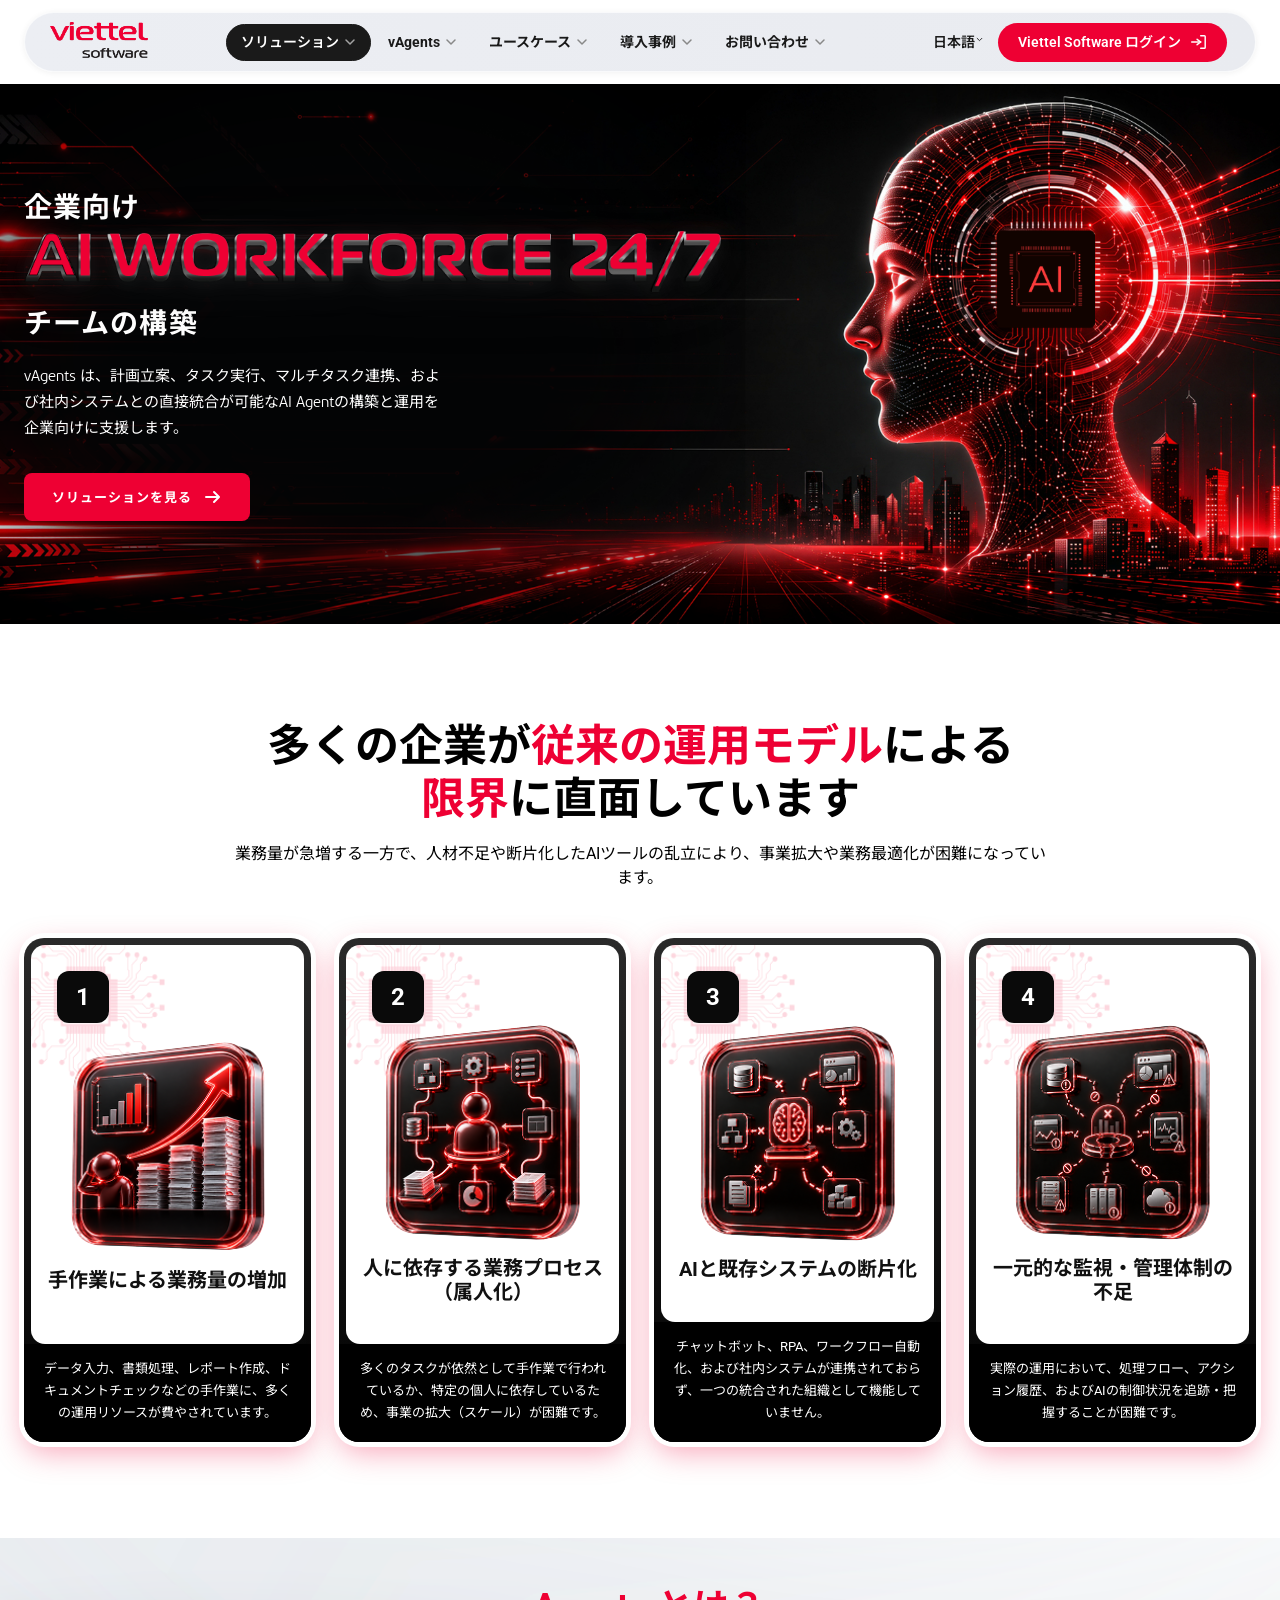
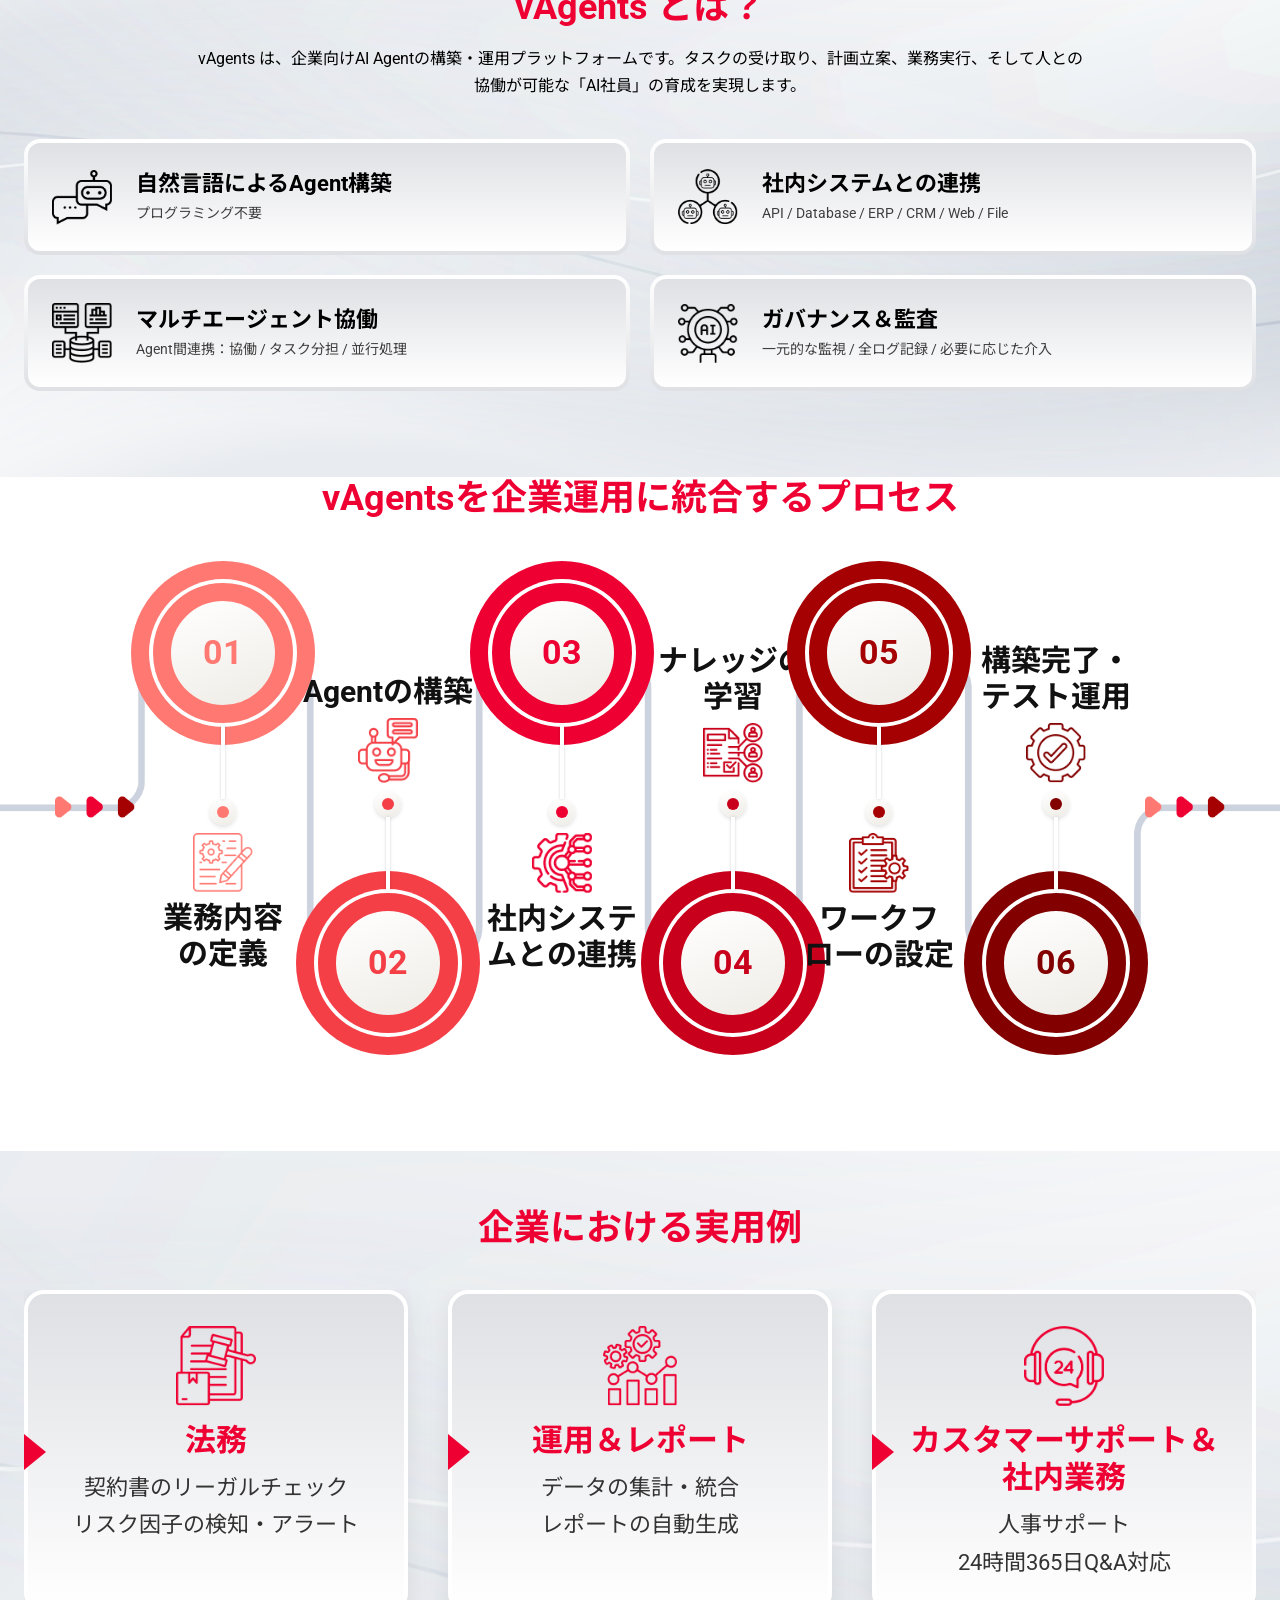
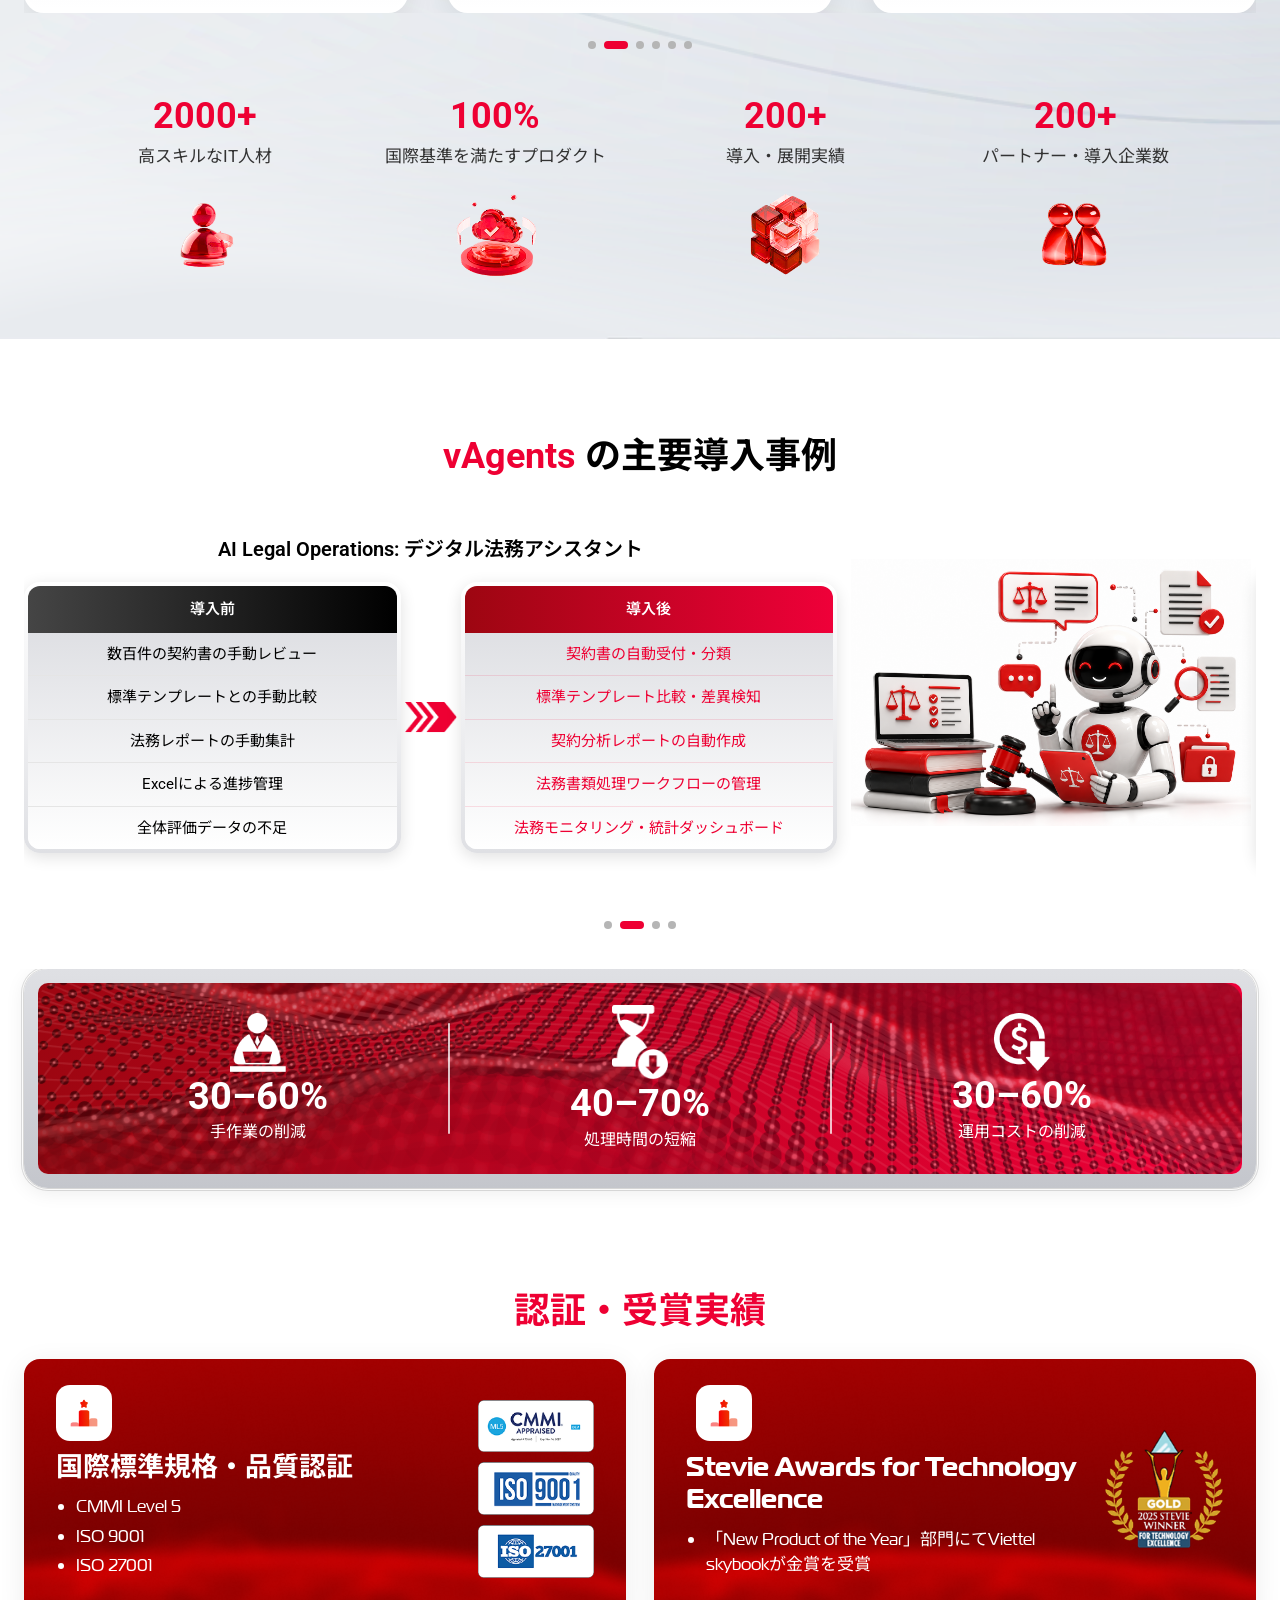
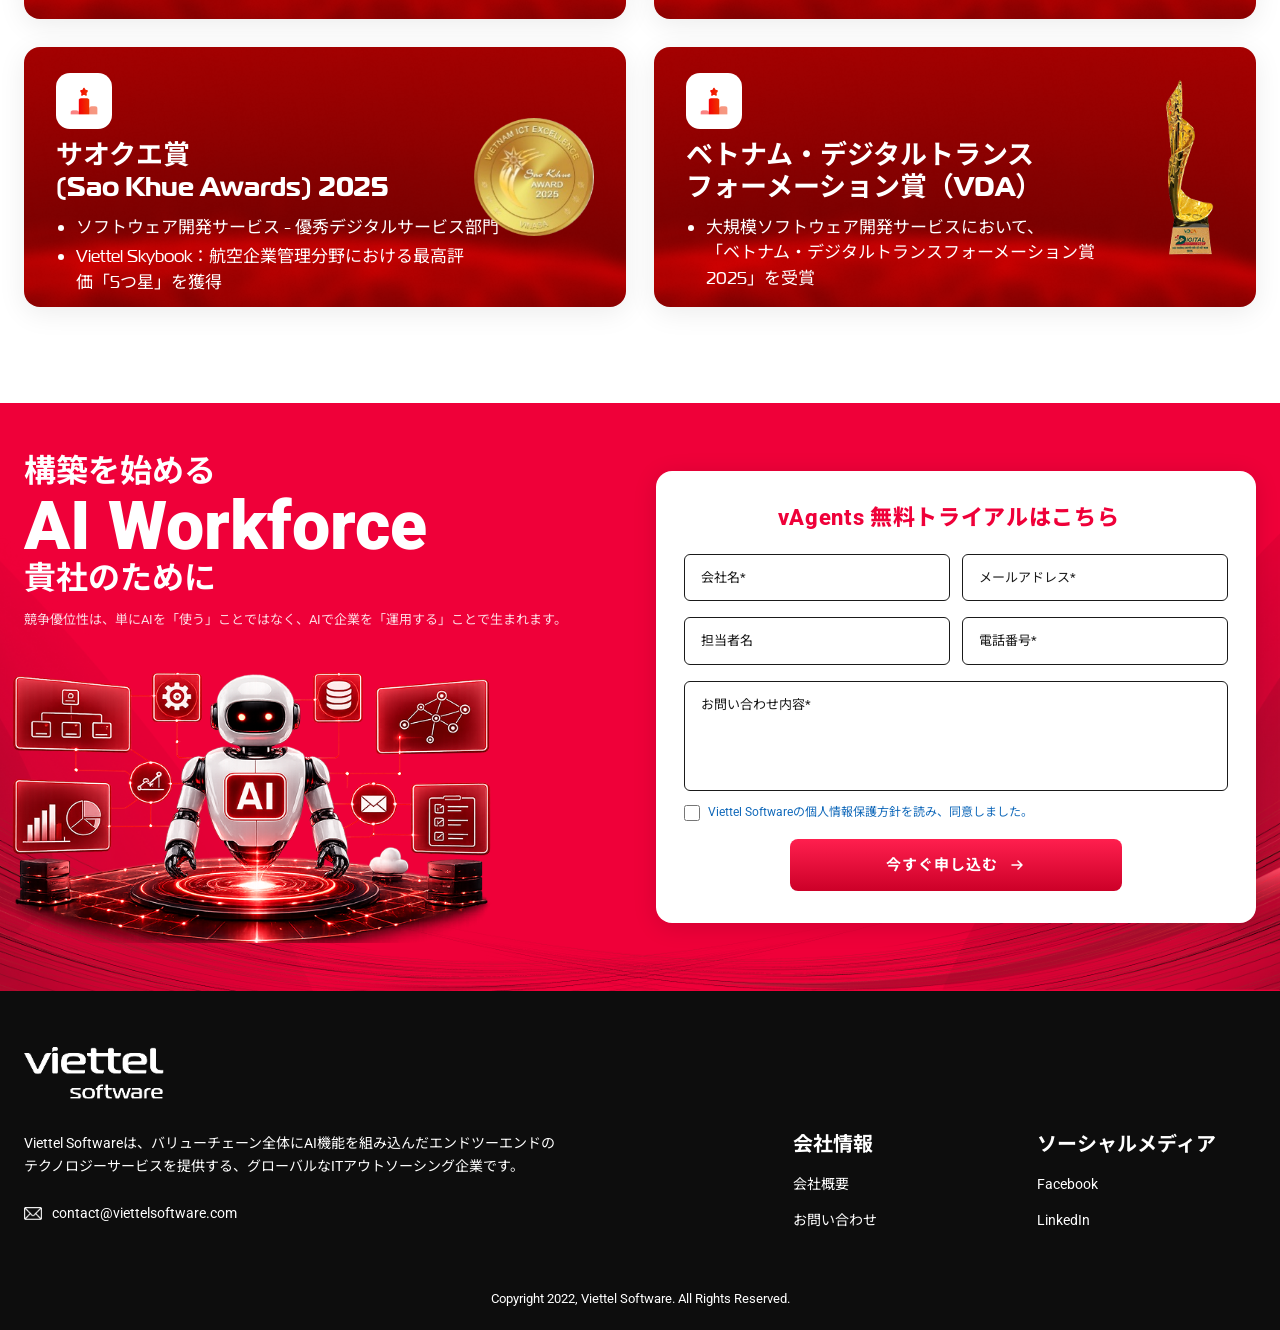
<file: japan.html>
<!DOCTYPE html>
<html lang="ja">
<head>
  <meta charset="UTF-8">
  <meta name="viewport" content="width=device-width, initial-scale=1.0">
  <meta name="description" content="vAgents — Nền tảng AI Workforce giúp doanh nghiệp xây dựng đội ngũ AI vận hành toàn diện. Tạo Agent, kết nối hệ thống, thực thi end-to-end.">
  <meta property="og:title" content="vAgents — AI Workforce cho Doanh Nghiệp">
  <meta property="og:description" content="Từ AI hỗ trợ sang AI vận hành doanh nghiệp. Xây dựng đội ngũ AI Workforce với vAgents của Viettel Software.">
  <meta property="og:type" content="website">
  <title>vAgents — AI Workforce cho Doanh Nghiệp | Viettel Software</title>

  <!-- Meta Pixel Code — THAY 'YOUR_PIXEL_ID' (2 chỗ) bằng Pixel ID thật từ Meta Events Manager -->
  <script>
    !function(f,b,e,v,n,t,s)
    {if(f.fbq)return;n=f.fbq=function(){n.callMethod?
    n.callMethod.apply(n,arguments):n.queue.push(arguments)};
    if(!f._fbq)f._fbq=n;n.push=n;n.loaded=!0;n.version='2.0';
    n.queue=[];t=b.createElement(e);t.async=!0;
    t.src=v;s=b.getElementsByTagName(e)[0];
    s.parentNode.insertBefore(t,s)}(window, document,'script',
    'https://connect.facebook.net/en_US/fbevents.js');
    fbq('init', '244439087511471');
    fbq('track', 'PageView');
  </script>
  <noscript><img height="1" width="1" style="display:none"
    src="https://www.facebook.com/tr?id=244439087511471&ev=PageView&noscript=1"/></noscript>
  <!-- End Meta Pixel Code -->

  <!-- Google Fonts: Roboto 400/700/900 (font chính toàn trang).
       Riêng section Chứng chỉ dùng FS Magistral — webfont nội bộ,
       khai báo @font-face trong css/style.css -->
  <link rel="preconnect" href="https://fonts.googleapis.com">
  <link rel="preconnect" href="https://fonts.gstatic.com" crossorigin>
  <!-- display=swap: hiện font dự phòng trong lúc tải rồi swap sang Roboto khi xong
       (bắt buộc dùng swap để glyph tiếng Việt luôn dùng đúng Roboto, tránh lỗi font) -->
  <link href="https://fonts.googleapis.com/css2?family=Roboto:wght@400;500;700;900&display=swap" rel="stylesheet">

  <!-- Webfont tiếng Nhật: dự phòng cho glyph kanji/kana (chỉ tải ở bản tiếng Nhật) -->
  <link rel="preconnect" href="https://fonts.googleapis.com">
  <link rel="preconnect" href="https://fonts.gstatic.com" crossorigin>
  <link href="https://fonts.googleapis.com/css2?family=Noto+Sans+JP:wght@400;500;700;900&display=swap" rel="stylesheet">

  <link rel="stylesheet" href="css/reset.css?v=2">
  <link rel="stylesheet" href="css/style.css?v=121">
</head>
<body>

  <!-- Neo đầu trang: KHÔNG đặt trên header sticky (sticky luôn ở top → trình duyệt
       coi như đã thấy, không cuộn). Logo trỏ #top sẽ cuộn hẳn lên đầu trang. -->
  <span id="top" aria-hidden="true"></span>

  <!-- ===== 00. HEADER / NAV ===== -->
  <!-- CSS-only mobile menu: checkbox input phải đứng TRƯỚC header để sibling selector hoạt động -->
  <input type="checkbox" id="nav-toggle" class="nav-toggle-input" aria-hidden="true">

  <header class="site-header">
    <div class="container">
      <div class="header-pill">

        <!-- Logo -->
        <a href="#top" class="site-logo" aria-label="Viettel Software - trang chủ">
          <img src="images/logo.png" alt="Viettel Software" class="logo-img">
        </a>

        <!-- Nav desktop -->
        <nav class="site-nav" aria-label="Menu chính">
          <ul class="nav-menu" role="list">
            <li>
              <a href="#giai-phap" class="nav-link active" aria-current="page">
                ソリューション
                <svg class="nav-chevron" viewBox="0 0 12 12" fill="none" aria-hidden="true"><path d="M2 4l4 4 4-4" stroke="currentColor" stroke-width="1.5" stroke-linecap="round" stroke-linejoin="round"/></svg>
              </a>
            </li>
            <li>
              <a href="#vagent" class="nav-link">
                vAgents
                <svg class="nav-chevron" viewBox="0 0 12 12" fill="none" aria-hidden="true"><path d="M2 4l4 4 4-4" stroke="currentColor" stroke-width="1.5" stroke-linecap="round" stroke-linejoin="round"/></svg>
              </a>
            </li>
            <li>
              <a href="#ung-dung" class="nav-link">
                ユースケース
                <svg class="nav-chevron" viewBox="0 0 12 12" fill="none" aria-hidden="true"><path d="M2 4l4 4 4-4" stroke="currentColor" stroke-width="1.5" stroke-linecap="round" stroke-linejoin="round"/></svg>
              </a>
            </li>
            <li>
              <a href="#case-study" class="nav-link">
                導入事例
                <svg class="nav-chevron" viewBox="0 0 12 12" fill="none" aria-hidden="true"><path d="M2 4l4 4 4-4" stroke="currentColor" stroke-width="1.5" stroke-linecap="round" stroke-linejoin="round"/></svg>
              </a>
            </li>
            <li>
              <a href="#cta-form" class="nav-link">
                お問い合わせ
                <svg class="nav-chevron" viewBox="0 0 12 12" fill="none" aria-hidden="true"><path d="M2 4l4 4 4-4" stroke="currentColor" stroke-width="1.5" stroke-linecap="round" stroke-linejoin="round"/></svg>
              </a>
            </li>
          </ul>
        </nav>

        <!-- Chọn ngôn ngữ (dropdown): nút hiện ngôn ngữ đang dùng, bấm xổ ngôn ngữ khác -->
        <div class="nav-lang-wrap">
          <button type="button" class="nav-lang" aria-haspopup="true" aria-expanded="false" aria-label="言語を選択">
            日本語
            <svg class="nav-lang-chevron" viewBox="0 0 12 12" fill="none" aria-hidden="true"><path d="M2 4l4 4 4-4" stroke="currentColor" stroke-width="1.5" stroke-linecap="round" stroke-linejoin="round"/></svg>
          </button>
          <ul class="nav-lang-menu" role="menu">
            <li role="none"><a href="index.html" class="nav-lang-option" role="menuitem">Tiếng Việt</a></li>
          </ul>
        </div>

        <!-- Liên hệ button -->
        <a href="https://viettelsoftware.com/jp" class="nav-login-btn" target="_blank" rel="noopener noreferrer" aria-label="Viettel Software ログイン">
          Viettel Software ログイン
          <svg class="nav-login-icon" viewBox="0 0 20 20" fill="none" aria-hidden="true">
            <path d="M13 3h4a1 1 0 011 1v12a1 1 0 01-1 1h-4" stroke="currentColor" stroke-width="1.6" stroke-linecap="round"/>
            <path d="M9 13l4-3-4-3" stroke="currentColor" stroke-width="1.6" stroke-linecap="round" stroke-linejoin="round"/>
            <line x1="13" y1="10" x2="3" y2="10" stroke="currentColor" stroke-width="1.6" stroke-linecap="round"/>
          </svg>
        </a>

        <!-- Hamburger CSS-only: 3 span biến thành X khi checked -->
        <label for="nav-toggle" class="nav-hamburger" aria-label="Mở menu">
          <span></span>
          <span></span>
          <span></span>
        </label>

      </div>
    </div>

    <!-- Mobile nav panel — hiển thị khi checkbox checked -->
    <div class="nav-mobile-panel">
      <ul class="nav-mobile-menu" role="list">
        <li><a href="#giai-phap" class="nav-mobile-link">ソリューション</a></li>
        <li><a href="#vagent" class="nav-mobile-link">vAgents</a></li>
        <li><a href="#ung-dung" class="nav-mobile-link">活用例</a></li>
        <li><a href="#case-study" class="nav-mobile-link">活用例</a></li>
        <li><a href="#cta-form" class="nav-mobile-link">お問い合わせ</a></li>
        <li><a href="https://viettelsoftware.com/jp" class="nav-mobile-link nav-mobile-login" target="_blank" rel="noopener noreferrer">Viettel Software ログイン</a></li>
      </ul>
    </div>
  </header>

  <main>

    <!-- ===== 01. HERO ===== -->
    <section class="hero-section" id="hero" aria-label="Hero">

      <!-- Layer 0: nền full-width -->
      <img src="images/Rectangle.png?v=3" alt="" class="hero-bg" aria-hidden="true">

      <!-- Layer 1b: Rectangle1 bên trái, đè lên bg, dưới text -->
      <img src="images/Rectangle1.png" alt="" class="hero-rect1" aria-hidden="true">

      <!-- Layer 2: nội dung -->
      <div class="container hero-inner">

        <!-- Div chứa text bên trái -->
        <div class="hero-content">

          <!-- Heading -->
          <h1 class="hero-title">
            企業向け
            <span class="hero-ai-border">
              <img class="hero-ai-base" src="images/56.png" alt="AI WORKFORCE 24/7" width="931" height="86">
              <img class="hero-ai-fill" src="images/57.png" alt="" aria-hidden="true" width="920" height="74">
            </span>
            チームの構築
          </h1>

          <!-- Div text thông tin -->
          <div class="hero-info">
            <p>vAgents は、計画立案、タスク実行、マルチタスク連携、および社内システムとの直接統合が可能なAI Agentの構築と運用を企業向けに支援します。</p>
          </div>

          <!-- Div button -->
          <div class="hero-actions">
            <a href="#giai-phap" class="hero-btn">
              ソリューションを見る
              <svg width="20" height="20" viewBox="0 0 20 20" fill="none" aria-hidden="true">
                <path d="M4 10h12M12 5l5 5-5 5" stroke="currentColor" stroke-width="2" stroke-linecap="round" stroke-linejoin="round"/>
              </svg>
            </a>
          </div>

        </div>


      </div>
    </section>

    <!-- ===== 02. PAIN POINT ===== -->
    <section class="pain-section" id="dau-bai" aria-label="Doanh nghiep dang bi gioi han">
      <div class="container">

        <div class="pain-header">
          <h2 class="pain-title">
            多くの企業が<span class="text-red">従来の運用モデル</span>による<br>
            <span class="pain-title-accent"><span class="text-red">限界</span>に直面しています</span>
          </h2>
          <p class="pain-sub">
            業務量が急増する一方で、人材不足や断片化したAIツールの乱立により、事業拡大や業務最適化が困難になっています。
          </p>
        </div>

        <div class="pain-grid">

          <div class="pain-card">
            <div class="pain-card-inner">
              <img class="pain-card-watermark" src="images/34.png" alt="" aria-hidden="true">
              <span class="pain-badge" aria-hidden="true">
                <span class="pain-badge-num">1</span>
              </span>
              <div class="pain-card-icon">
                <img src="images/35.png" alt="Bieu tuong khoi luong cong viec" loading="lazy">
              </div>
              <h3 class="pain-card-title">手作業による業務量の増加</h3>
            </div>
            <div class="pain-card-bottom">
              <p class="pain-card-desc">データ入力、書類処理、レポート作成、ドキュメントチェックなどの手作業に、多くの運用リソースが費やされています。</p>
            </div>
          </div>

          <div class="pain-card">
            <div class="pain-card-inner">
              <img class="pain-card-watermark" src="images/34.png" alt="" aria-hidden="true">
              <span class="pain-badge" aria-hidden="true">
                <span class="pain-badge-num">2</span>
              </span>
              <div class="pain-card-icon">
                <img src="images/36.png" alt="Bieu tuong phu thuoc con nguoi" loading="lazy">
              </div>
              <h3 class="pain-card-title">人に依存する業務プロセス（属人化）</h3>
            </div>
            <div class="pain-card-bottom">
              <p class="pain-card-desc">多くのタスクが依然として手作業で行われているか、特定の個人に依存しているため、事業の拡大（スケール）が困難です。</p>
            </div>
          </div>

          <div class="pain-card">
            <div class="pain-card-inner">
              <img class="pain-card-watermark" src="images/34.png" alt="" aria-hidden="true">
              <span class="pain-badge" aria-hidden="true">
                <span class="pain-badge-num">3</span>
              </span>
              <div class="pain-card-icon">
                <img src="images/37.png" alt="Bieu tuong AI roi rac" loading="lazy">
              </div>
              <h3 class="pain-card-title">AIと既存システムの断片化</h3>
            </div>
            <div class="pain-card-bottom">
              <p class="pain-card-desc">チャットボット、RPA、ワークフロー自動化、および社内システムが連携されておらず、一つの統合された組織として機能していません。</p>
            </div>
          </div>

          <div class="pain-card">
            <div class="pain-card-inner">
              <img class="pain-card-watermark" src="images/34.png" alt="" aria-hidden="true">
              <span class="pain-badge" aria-hidden="true">
                <span class="pain-badge-num">4</span>
              </span>
              <div class="pain-card-icon">
                <img src="images/38.png" alt="Bieu tuong giam sat" loading="lazy">
              </div>
              <h3 class="pain-card-title">一元的な監視・管理体制の不足</h3>
            </div>
            <div class="pain-card-bottom">
              <p class="pain-card-desc">実際の運用において、処理フロー、アクション履歴、およびAIの制御状況を追跡・把握することが困難です。</p>
            </div>
          </div>

        </div>
      </div>
    </section>

    <!-- Neo #giai-phap: nav "ソリューション" và nút hero đều trỏ tới đây.
         Giữ lại vì section 03 (chủ nhân cũ của id này) đang bị TẮT bên dưới. -->
    <span id="giai-phap" aria-hidden="true"></span>

    <!-- ===== 03. TRANSFORMATION — ĐANG TẮT, KHÔNG HIỂN THỊ =====
         Code giữ nguyên trong <template> nên trình duyệt không render và
         không tải ảnh. MUỐN BẬT LẠI: xóa dòng <template> mở ngay dưới đây
         và dòng </template> ở cuối section, rồi xóa <span id="giai-phap">
         phía trên (vì id sẽ quay về nằm trên chính section này). -->
    <template id="tpl-transform-section">
    <section class="transform-section section" id="giai-phap" aria-label="Từ AI hỗ trợ sang AI vận hành doanh nghiệp">
      <div class="container">

        <div class="transform-header text-center">
          <h2 class="transform-title">
            支援型AI <span class="text-red">から業務運用型AIへ</span>
          </h2>
          <p class="transform-subtitle">
            企業は単に「AIを使う」のではなく、「AIで業務を運用する」時代へ
          </p>
        </div>

        <div class="transform-compare">

          <!-- Bảng trái: AI truyền thống -->
          <div class="transform-table transform-table--traditional">
            <div class="transform-table-header">従来のAI</div>
            <ul class="transform-table-rows">
              <li class="transform-table-row">段階的な自動化</li>
              <li class="transform-table-row">人への依存</li>
              <li class="transform-table-row">変更の困難さ</li>
              <li class="transform-table-row">監視体制の不足</li>
            </ul>
          </div>

          <!-- Bảng phải: vAgents + robot -->
          <div class="transform-table-wrap">
            <div class="transform-table transform-table--vagent">
              <div class="transform-table-header">vAgents</div>
              <ul class="transform-table-rows">
                <li class="transform-table-row">エンドツーエンドの実行</li>
                <li class="transform-table-row">自律的な実行</li>
                <li class="transform-table-row">コンテキストに応じた柔軟性</li>
                <li class="transform-table-row">包括的なガバナンス</li>
              </ul>
            </div>
            <img class="transform-robot" src="images/chat.png" alt="" aria-hidden="true" loading="lazy">
          </div>

        </div>
      </div>
    </section>
    </template>
    <!-- ===== HẾT phần 03 đang tắt ===== -->

    <!-- ===== 04. vAgents FEATURES ===== -->
    <section class="features-section section" id="vagent" aria-label="vAgents là gì">
      <div class="container">
        <div class="features-header text-center">
          <h2 class="features-title">
            <span class="text-red">vAgents とは？</span>
          </h2>
          <p class="features-desc">
            vAgents は、企業向けAI Agentの構築・運用プラットフォームです。タスクの受け取り、計画立案、業務実行、そして人との協働が可能な「AI社員」の育成を実現します。
          </p>
        </div>
        <div class="features-grid">

          <div class="feature-card">
            <div class="feature-icon">
              <img src="images/21.png" alt="Tạo Agent bằng ngôn ngữ tự nhiên" width="60" height="60">
            </div>
            <div class="feature-body">
              <h3 class="feature-title">自然言語によるAgent構築</h3>
              <p class="feature-desc">プログラミング不要</p>
            </div>
          </div>

          <div class="feature-card">
            <div class="feature-icon">
              <img src="images/2.png" alt="Kết nối hệ thống nội bộ" width="60" height="60">
            </div>
            <div class="feature-body">
              <h3 class="feature-title">社内システムとの連携</h3>
              <p class="feature-desc">API / Database / ERP / CRM / Web / File</p>
            </div>
          </div>

          <div class="feature-card">
            <div class="feature-icon">
              <img src="images/1.png" alt="Multi-Agent Collaboration" width="60" height="60">
            </div>
            <div class="feature-body">
              <h3 class="feature-title">マルチエージェント協働</h3>
              <p class="feature-desc">Agent間連携：協働 / タスク分担 / 並行処理</p>
            </div>
          </div>

          <div class="feature-card">
            <div class="feature-icon">
              <img src="images/3.png" alt="Governance & Audit" width="60" height="60">
            </div>
            <div class="feature-body">
              <h3 class="feature-title">ガバナンス＆監査</h3>
              <p class="feature-desc">一元的な監視 / 全ログ記録 / 必要に応じた介入</p>
            </div>
          </div>

        </div>
      </div>
    </section>

    <!-- ===== 05. HOW IT WORKS ===== -->
    <section class="howitworks-section section" id="cach-van-hanh" aria-label="Cách vAgents vận hành">
      <div class="container">
        <div class="howitworks-header text-center">
          <h2 class="howitworks-title"><span class="text-red">vAgentsを企業運用に統合するプロセス</span></h2>
        </div>
        <div class="hiw-scroller">
          <div class="hiw">

            <!-- Đường line uốn lượn (ghép 31.png + 32.png) + 3 tam giác 2 đầu (33.png) -->
            <span class="hiw-line" aria-hidden="true">
              <img class="hiw-tri hiw-tri--start" src="images/33.png" alt="">
              <img class="hiw-tri hiw-tri--end" src="images/33.png" alt="">
            </span>

            <!-- Bước 1 — trên -->
            <div class="hiw-step hiw-step--top" style="--c:#FF7871; --x:17.4%;">
              <div class="hiw-circle"><span class="hiw-ring"><span class="hiw-disc">01</span></span></div>
              <span class="hiw-stem"></span>
              <span class="hiw-dot"><span class="hiw-dot-core"></span></span>
              <img class="hiw-icon" src="images/25.png" alt="">
              <p class="hiw-label">業務内容<br>の定義</p>
            </div>

            <!-- Bước 2 — dưới -->
            <div class="hiw-step hiw-step--bottom" style="--c:#F53F47; --x:30.3%;">
              <p class="hiw-label">Agentの構築</p>
              <img class="hiw-icon" src="images/26.png" alt="">
              <span class="hiw-dot"><span class="hiw-dot-core"></span></span>
              <span class="hiw-stem"></span>
              <div class="hiw-circle"><span class="hiw-ring"><span class="hiw-disc">02</span></span></div>
            </div>

            <!-- Bước 3 — trên -->
            <div class="hiw-step hiw-step--top" style="--c:#EE0033; --x:43.9%;">
              <div class="hiw-circle"><span class="hiw-ring"><span class="hiw-disc">03</span></span></div>
              <span class="hiw-stem"></span>
              <span class="hiw-dot"><span class="hiw-dot-core"></span></span>
              <img class="hiw-icon" src="images/27.png" alt="">
              <p class="hiw-label">社内システ<br>ムとの連携</p>
            </div>

            <!-- Bước 4 — dưới -->
            <div class="hiw-step hiw-step--bottom" style="--c:#C9001B; --x:57.3%;">
              <p class="hiw-label">ナレッジの<br>学習</p>
              <img class="hiw-icon" src="images/28.png" alt="">
              <span class="hiw-dot"><span class="hiw-dot-core"></span></span>
              <span class="hiw-stem"></span>
              <div class="hiw-circle"><span class="hiw-ring"><span class="hiw-disc">04</span></span></div>
            </div>

            <!-- Bước 5 — trên -->
            <div class="hiw-step hiw-step--top" style="--c:#A50002; --x:68.7%;">
              <div class="hiw-circle"><span class="hiw-ring"><span class="hiw-disc">05</span></span></div>
              <span class="hiw-stem"></span>
              <span class="hiw-dot"><span class="hiw-dot-core"></span></span>
              <img class="hiw-icon" src="images/29.png" alt="">
              <p class="hiw-label">ワークフ<br>ローの設定</p>
            </div>

            <!-- Bước 6 — dưới -->
            <div class="hiw-step hiw-step--bottom" style="--c:#820000; --x:82.5%;">
              <p class="hiw-label">構築完了・<br>テスト運用</p>
              <img class="hiw-icon" src="images/30.png" alt="">
              <span class="hiw-dot"><span class="hiw-dot-core"></span></span>
              <span class="hiw-stem"></span>
              <div class="hiw-circle"><span class="hiw-ring"><span class="hiw-disc">06</span></span></div>
            </div>

          </div>
        </div>
      </div>
    </section>

    <!-- ===== 06. USE CASES ===== -->
    <!-- CSS-only carousel: 6 radio inputs ngay trước section (sibling selector ~) -->
    <input type="radio" name="uc-slide" id="uc-1" hidden checked>
    <input type="radio" name="uc-slide" id="uc-2" hidden>
    <input type="radio" name="uc-slide" id="uc-3" hidden>
    <input type="radio" name="uc-slide" id="uc-4" hidden>
    <input type="radio" name="uc-slide" id="uc-5" hidden>
    <input type="radio" name="uc-slide" id="uc-6" hidden>

    <section class="usecase-section section" id="ung-dung" aria-label="Ứng dụng thực tế">
      <div class="container">
        <h2 class="usecase-title">企業における実用例</h2>

        <!-- Sân khấu carousel: bọc nút mũi tên + viewport để (ở mobile) căn nút theo CHIỀU CAO card -->
        <div class="usecase-stage">

          <div class="usecase-viewport">
          <div class="usecase-track">
            <div class="usecase-card">
              <div class="usecase-card-icon">
                <img src="images/g537.png" alt="Tuyển dụng">
              </div>
              <h3 class="usecase-card-title">採用</h3>
              <ul class="usecase-card-desc">
                <li>履歴書（CV）のスクリーニング</li>
                <li>面接日程の自動調整</li>
              </ul>
            </div>

            <div class="usecase-card">
              <div class="usecase-card-icon">
                <img src="images/Vector.png" alt="Pháp chế (Legal)">
              </div>
              <h3 class="usecase-card-title">法務</h3>
              <ul class="usecase-card-desc">
                <li>契約書のリーガルチェック</li>
                <li>リスク因子の検知・アラート</li>
              </ul>
            </div>

            <div class="usecase-card">
              <div class="usecase-card-icon">
                <img src="images/4.png" alt="Vận hành &amp; Báo cáo">
              </div>
              <h3 class="usecase-card-title">運用＆レポート</h3>
              <ul class="usecase-card-desc">
                <li>データの集計・統合</li>
                <li>レポートの自動生成</li>
              </ul>
            </div>

            <div class="usecase-card">
              <div class="usecase-card-icon">
                <img src="images/55.png" alt="CSKH &amp; Nội bộ">
              </div>
              <h3 class="usecase-card-title">カスタマーサポート＆社内業務</h3>
              <ul class="usecase-card-desc">
                <li>人事サポート</li>
                <li>24時間365日Q&amp;A対応</li>
              </ul>
            </div>

            <div class="usecase-card">
              <div class="usecase-card-icon">
                <img src="images/59.png" alt="Trợ lý văn bản">
              </div>
              <h3 class="usecase-card-title">ドキュメント作成アシスタント</h3>
              <ul class="usecase-card-desc">
                <li>稟議書・契約書の自動作成 </li>
                <li>シナリオ・計画書の作成</li>
              </ul>
            </div>

            <div class="usecase-card">
              <div class="usecase-card-icon">
                <img src="images/60.png" alt="Giám sát công việc">
              </div>
              <h3 class="usecase-card-title">業務モニタリング</h3>
              <ul class="usecase-card-desc">
                <li>Jira上のタスク評価・分析</li>
                <li>データの誤り・欠損に関するアラート通知</li>
              </ul>
            </div>

            <!-- Bản sao 2 card đầu để luôn đủ 3 card khi cuộn tới nhóm cuối (thay cho infinite-loop của JS) -->
            <div class="usecase-card usecase-card--clone" aria-hidden="true">
              <div class="usecase-card-icon">
                <img src="images/g537.png" alt="">
              </div>
              <h3 class="usecase-card-title">採用</h3>
              <ul class="usecase-card-desc">
                <li>履歴書（CV）のスクリーニング</li>
                <li>面接日程の自動調整</li>
              </ul>
            </div>

            <div class="usecase-card usecase-card--clone" aria-hidden="true">
              <div class="usecase-card-icon">
                <img src="images/Vector.png" alt="">
              </div>
              <h3 class="usecase-card-title">法務</h3>
              <ul class="usecase-card-desc">
                <li>契約書のリーガルチェック</li>
                <li>リスク因子の検知・アラート</li>
              </ul>
            </div>

            <div class="usecase-card usecase-card--clone" aria-hidden="true">
              <div class="usecase-card-icon">
                <img src="images/4.png" alt="">
              </div>
              <h3 class="usecase-card-title">運用＆レポート</h3>
              <ul class="usecase-card-desc">
                <li>データの集計・統合</li>
                <li>レポートの自動生成</li>
              </ul>
            </div>
          </div>
          </div>
        </div>

        <!-- Dots: 1 dot / 1 nhóm cuộn. Dot active đồng bộ qua radio :checked (CSS) -->
        <div class="usecase-dots">
          <label for="uc-1" class="usecase-dot" aria-label="Nhóm 1"></label>
          <label for="uc-2" class="usecase-dot" aria-label="Nhóm 2"></label>
          <label for="uc-3" class="usecase-dot" aria-label="Nhóm 3"></label>
          <label for="uc-4" class="usecase-dot" aria-label="Nhóm 4"></label>
          <label for="uc-5" class="usecase-dot" aria-label="Nhóm 5"></label>
          <label for="uc-6" class="usecase-dot" aria-label="Nhóm 6"></label>
        </div>

        <div class="usecase-stats">
          <div class="usecase-stat">
            <div class="usecase-stat-number">2000+</div>
            <p class="usecase-stat-label">高スキルなIT人材</p>
            <div class="usecase-stat-icon">
              <img src="images/39.png" alt="">
            </div>
          </div>

          <div class="usecase-stat">
            <div class="usecase-stat-number">100%</div>
            <p class="usecase-stat-label">国際基準を満たすプロダクト</p>
            <div class="usecase-stat-icon">
              <img src="images/40.png" alt="">
            </div>
          </div>

          <div class="usecase-stat">
            <div class="usecase-stat-number">200+</div>
            <p class="usecase-stat-label">導入・展開実績</p>
            <div class="usecase-stat-icon">
              <img src="images/41.png" alt="">
            </div>
          </div>

          <div class="usecase-stat">
            <div class="usecase-stat-number">200+</div>
            <p class="usecase-stat-label">パートナー・導入企業数</p>
            <div class="usecase-stat-icon">
              <img src="images/42.png" alt="">
            </div>
          </div>
        </div>
      </div>
    </section>

    <!-- CSS-only carousel: 4 radio inputs ngay trước section (sibling selector ~) -->
    <input type="radio" name="cs-slide" id="cs-1" hidden checked>
    <input type="radio" name="cs-slide" id="cs-2" hidden>
    <input type="radio" name="cs-slide" id="cs-3" hidden>
    <input type="radio" name="cs-slide" id="cs-4" hidden>

    <!-- ===== 07. CASE STUDY ===== -->
    <section class="casestudy-section section" id="case-study" aria-label="Case study tiêu biểu của vAgents">

      <div class="container">
        <div class="casestudy-header text-center">
          <h2 class="section-title"><span class="text-red">vAgents</span> の主要導入事例</h2>
        </div>

        <!-- Sân khấu: bọc nút mũi tên + viewport để (mobile) căn nút theo GIỮA slide (ngang chỗ mũi tên đỏ) -->
        <div class="casestudy-stage">

          <div class="casestudy-viewport">
          <div class="casestudy-track">

            <!-- Slide 1: Tuyển dụng -->
            <div class="casestudy-slide">
              <div class="casestudy-slide-left">
                <p class="casestudy-slide-subtitle">AI Recruitment Operations: デジタル採用アシスタント</p>
                <div class="casestudy-tables">
                  <div class="transform-table transform-table--traditional">
                    <div class="transform-table-header">導入前</div>
                    <ul class="transform-table-rows">
                      <li class="transform-table-row">数千件の履歴書 (CV) の受領</li>
                      <li class="transform-table-row">手動でのデータ入力</li>
                      <li class="transform-table-row">Excelによるレポート集計</li>
                      <li class="transform-table-row">多大な時間コスト・対応漏れ</li>
                      <li class="transform-table-row">手作業での履歴書スクリーニング・評価</li>
                    </ul>
                  </div>
                  <div class="casestudy-arrow" aria-hidden="true">
                    <img src="images/23.png" alt="">
                  </div>
                  <div class="transform-table transform-table--vagent">
                    <div class="transform-table-header">導入後</div>
                    <ul class="transform-table-rows">
                      <li class="transform-table-row">履歴書（CV）の自動処理</li>
                      <li class="transform-table-row">プロファイルの標準化</li>
                      <li class="transform-table-row">面接日程の自動調整・割り当て</li>
                      <li class="transform-table-row">採用タスクの統合管理</li>
                      <li class="transform-table-row">候補者の分析・レポート作成</li>
                    </ul>
                  </div>
                </div>
              </div>
              <div class="casestudy-slide-right">
                <img class="casestudy-ai-img" src="images/5.png" alt="AI Agent">
              </div>
            </div>

            <!-- Slide 2: Pháp chế -->
            <div class="casestudy-slide">
              <div class="casestudy-slide-left">
                <p class="casestudy-slide-subtitle">AI Legal Operations: デジタル法務アシスタント</p>
                <div class="casestudy-tables">
                  <div class="transform-table transform-table--traditional">
                    <div class="transform-table-header">導入前</div>
                    <ul class="transform-table-rows">
                      <li class="transform-table-row">数百件の契約書の手動レビュー</li>
                      <li class="transform-table-row">標準テンプレートとの手動比較</li>
                      <li class="transform-table-row">法務レポートの手動集計</li>
                      <li class="transform-table-row">Excelによる進捗管理</li>
                      <li class="transform-table-row">全体評価データの不足</li>
                    </ul>
                  </div>
                  <div class="casestudy-arrow" aria-hidden="true">
                    <img src="images/23.png" alt="">
                  </div>
                  <div class="transform-table transform-table--vagent">
                    <div class="transform-table-header">導入後</div>
                    <ul class="transform-table-rows">
                      <li class="transform-table-row">契約書の自動受付・分類</li>
                      <li class="transform-table-row">標準テンプレート比較・差異検知</li>
                      <li class="transform-table-row">契約分析レポートの自動作成</li>
                      <li class="transform-table-row">法務書類処理ワークフローの管理</li>
                      <li class="transform-table-row">法務モニタリング・統計ダッシュボード</li>
                    </ul>
                  </div>
                </div>
              </div>
              <div class="casestudy-slide-right">
                <img class="casestudy-ai-img" src="images/63.png" alt="AI Agent">
              </div>
            </div>

            <!-- Slide 3: Vận hành -->
            <div class="casestudy-slide">
              <div class="casestudy-slide-left">
                <p class="casestudy-slide-subtitle">AI Finance Operations: デジタル財務アシスタント</p>
                <div class="casestudy-tables">
                  <div class="transform-table transform-table--traditional">
                    <div class="transform-table-header">導入前</div>
                    <ul class="transform-table-rows">
                      <li class="transform-table-row">複数チャネルからの請求書受領</li>
                      <li class="transform-table-row">情報の目視・手動チェック</li>
                      <li class="transform-table-row">複数ステップの支払い処理</li>
                      <li class="transform-table-row">Excelによる予算管理</li>
                      <li class="transform-table-row">月次レポート作成に数日を要し、異常値の検知が困難</li>
                    </ul>
                  </div>
                  <div class="casestudy-arrow" aria-hidden="true">
                    <img src="images/23.png" alt="">
                  </div>
                  <div class="transform-table transform-table--vagent">
                    <div class="transform-table-header">導入後</div>
                    <ul class="transform-table-rows">
                      <li class="transform-table-row">Email、ERP、OCR、ファイルからの請求書自動収集</li>
                      <li class="transform-table-row">会計システムとのデータ照合</li>
                      <li class="transform-table-row">支払い承認ワークフローの制御</li>
                      <li class="transform-table-row">リアルタイムの予算モニタリング</li>
                      <li class="transform-table-row">財務レポートの自動作成・不正取引アラート</li>
                    </ul>
                  </div>
                </div>
              </div>
              <div class="casestudy-slide-right">
                <img class="casestudy-ai-img" src="images/61.png" alt="AI Agent">
              </div>
            </div>

            <!-- Slide 4: Customer Service -->
            <div class="casestudy-slide">
              <div class="casestudy-slide-left">
                <p class="casestudy-slide-subtitle">AI Operations: 品質保証（QA)</p>
                <div class="casestudy-tables">
                  <div class="transform-table transform-table--traditional">
                    <div class="transform-table-header">導入前</div>
                    <ul class="transform-table-rows">
                      <li class="transform-table-row">毎日数十件のバグ/サブタスクが起票され、報告品質にばらつきがある。</li>
                      <li class="transform-table-row">PM/リードが各項目（Summary, Description, Priority等）を目視で確認する手間が発生。</li>
                      <li class="transform-table-row">情報不足や深刻度の誤りによる、手戻りや確認のやり取りに時間を費やす。</li>
                      <li class="transform-table-row">チケット大量発生時、手動確認によるチェック漏れや誤分類のリスクがある。</li>
                    </ul>
                  </div>
                  <div class="casestudy-arrow" aria-hidden="true">
                    <img src="images/23.png" alt="">
                  </div>
                  <div class="transform-table transform-table--vagent">
                    <div class="transform-table-header">導入後</div>
                    <ul class="transform-table-rows">
                      <li class="transform-table-row">起票・更新時に自動スキャンし、報告品質のスコアリングと分析を即座に実行。</li>
                      <li class="transform-table-row">プロジェクトの定義基準に基づいて、AIが内容を自動照合。</li>
                      <li class="transform-table-row">起票者に対して、修正のフィードバックと具体的な提案をリアルタイムに提示。</li>
                      <li class="transform-table-row">手動確認の負担を大幅に削減し、PM/リードが複雑なケースの承認に集中できる体制を構築。</li>
                    </ul>
                  </div>
                </div>
              </div>
              <div class="casestudy-slide-right">
                <img class="casestudy-ai-img" src="images/62.png" alt="AI Agent">
              </div>
            </div>

            <!-- Clone slide 1 — để chuyển từ slide 4 về 1 trông liền mạch -->
            <div class="casestudy-slide" aria-hidden="true">
              <div class="casestudy-slide-left">
                <p class="casestudy-slide-subtitle">AI Recruitment Operations: デジタル採用アシスタント</p>
                <div class="casestudy-tables">
                  <div class="transform-table transform-table--traditional">
                    <div class="transform-table-header">導入前</div>
                    <ul class="transform-table-rows">
                      <li class="transform-table-row">数千件の履歴書 (CV) の受領</li>
                      <li class="transform-table-row">手動でのデータ入力</li>
                      <li class="transform-table-row">Excelによるレポート集計</li>
                      <li class="transform-table-row">多大な時間コスト・対応漏れ</li>
                      <li class="transform-table-row">手作業での履歴書スクリーニング・評価</li>
                    </ul>
                  </div>
                  <div class="casestudy-arrow" aria-hidden="true">
                    <img src="images/23.png" alt="">
                  </div>
                  <div class="transform-table transform-table--vagent">
                    <div class="transform-table-header">導入後</div>
                    <ul class="transform-table-rows">
                      <li class="transform-table-row">履歴書（CV）の自動処理</li>
                      <li class="transform-table-row">プロファイルの標準化</li>
                      <li class="transform-table-row">面接日程の自動調整・割り当て</li>
                      <li class="transform-table-row">採用タスクの統合管理</li>
                      <li class="transform-table-row">候補者の分析・レポート作成</li>
                    </ul>
                  </div>
                </div>
              </div>
              <div class="casestudy-slide-right">
                <img class="casestudy-ai-img" src="images/5.png" alt="">
              </div>
            </div>

          </div><!-- /casestudy-track -->
          </div><!-- /casestudy-viewport -->
        </div><!-- /casestudy-stage -->

        <div class="casestudy-dots">
          <label for="cs-1" class="casestudy-dot"></label>
          <label for="cs-2" class="casestudy-dot"></label>
          <label for="cs-3" class="casestudy-dot"></label>
          <label for="cs-4" class="casestudy-dot"></label>
        </div>

      </div><!-- /container -->
    </section>

    <!-- ===== 08. METRICS ===== -->
    <section class="metrics-section">
      <div class="container">
        <div class="metrics-banner">
          <div class="metrics-grid">
            <div class="metrics-item">
              <img class="metrics-icon" src="images/9.png" alt="">
              <span class="metrics-value">30&ndash;60%</span>
              <span class="metrics-label">手作業の削減</span>
            </div>
            <div class="metrics-divider" aria-hidden="true"></div>
            <div class="metrics-item">
              <img class="metrics-icon" src="images/10.png" alt="">
              <span class="metrics-value">40&ndash;70%</span>
              <span class="metrics-label">処理時間の短縮</span>
            </div>
            <div class="metrics-divider" aria-hidden="true"></div>
            <div class="metrics-item">
              <img class="metrics-icon" src="images/11.png" alt="">
              <span class="metrics-value">30&ndash;60%</span>
              <span class="metrics-label">運用コストの削減</span>
            </div>
          </div>
        </div><!-- /metrics-banner -->
      </div>
    </section>

    <!-- ===== 09. CERTIFICATIONS ===== -->
    <section class="cert-section section" id="chung-chi" aria-label="Chứng chỉ và giải thưởng">
      <div class="container">
        <div class="cert-header text-center">
          <h2 class="section-title text-red">認証・受賞実績</h2>
        </div>
        <div class="cert-grid">
          <article class="cert-card" style="background-image:url('images/48.png')">
            <div class="cert-card-body">
              <span class="cert-card-icon-wrap"><img class="cert-card-icon" src="images/Ranking.png" alt="" aria-hidden="true" loading="lazy"></span>
              <h3 class="cert-card-title">国際標準規格・品質認証</h3>
              <ul class="cert-card-list">
                <li>CMMI Level 5</li>
                <li>ISO 9001</li>
                <li>ISO 27001</li>
              </ul>
            </div>
            <div class="cert-card-media cert-card-media--stack">
              <img src="images/49.png" alt="CMMI Appraised" loading="lazy">
              <img src="images/50.png" alt="ISO 9001" loading="lazy">
              <img src="images/51.png" alt="ISO 27001" loading="lazy">
            </div>
          </article>
          <article class="cert-card" style="background-image:url('images/48.png')">
            <div class="cert-card-body">
              <span class="cert-card-icon-wrap"><img class="cert-card-icon" src="images/Ranking.png" alt="" aria-hidden="true" loading="lazy"></span>
              <h3 class="cert-card-title">Stevie Awards for Technology<br>Excellence</h3>
              <ul class="cert-card-list">
                <li>「New Product of the Year」部門にてViettel skybookが金賞を受賞</li>
              </ul>
            </div>
            <div class="cert-card-media cert-card-media--badge">
              <img src="images/52.png" alt="2025 Stevie Gold Winner" loading="lazy">
            </div>
          </article>
          <article class="cert-card" style="background-image:url('images/48.png')">
            <div class="cert-card-body">
              <span class="cert-card-icon-wrap"><img class="cert-card-icon" src="images/Ranking.png" alt="" aria-hidden="true" loading="lazy"></span>
              <h3 class="cert-card-title">サオクエ賞<br>(Sao Khue Awards) 2025</h3>
              <ul class="cert-card-list">
                <li style="white-space:nowrap">ソフトウェア開発サービス - 優秀デジタルサービス部門</li>
                <li>Viettel Skybook：航空企業管理分野における最高評価「5つ星」を獲得</li>
              </ul>
            </div>
            <div class="cert-card-media cert-card-media--badge">
              <img src="images/53.png" alt="Giải thưởng Sao Khuê 2025" loading="lazy">
            </div>
          </article>
          <article class="cert-card" style="background-image:url('images/48.png')">
            <div class="cert-card-body">
              <span class="cert-card-icon-wrap"><img class="cert-card-icon" src="images/Ranking.png" alt="" aria-hidden="true" loading="lazy"></span>
              <h3 class="cert-card-title">ベトナム・デジタルトランス<br>フォーメーション賞（VDA）</h3>
              <ul class="cert-card-list cert-card-list--nowrap">
                <li>大規模ソフトウェア開発サービスにおいて、<br>「ベトナム・デジタルトランスフォーメーション<br class="cert-br-m">賞<br class="cert-br-d">2025」を受賞</li>
              </ul>
            </div>
            <div class="cert-card-media cert-card-media--tall">
              <img src="images/54.png" alt="Giải thưởng Chuyển đổi số Việt Nam" loading="lazy">
            </div>
          </article>
        </div>
      </div>
    </section>

    <!-- ===== 10. CTA + FORM ===== -->
    <section class="cta-section" id="cta-form" aria-label="Đăng ký dùng thử">
      <div class="container">
        <div class="cta-inner">

          <div class="cta-content">
            <h2 class="cta-title">
              構築を始める<br>
              <span class="cta-ai">AI Workforce</span>
              貴社のために
            </h2>
            <p class="cta-desc">競争優位性は、単にAIを「使う」ことではなく、AIで企業を「運用する」ことで生まれます。</p>
            <img class="cta-robot" src="images/7.png" alt="AI Robot vAgents" loading="lazy">
          </div>

          <div class="cta-form-card">
            <p class="cta-form-title"><span style="text-transform:none">vAgents</span> 無料トライアルはこちら</p>
            <!-- Form tĩnh: action="" theo quyết định đã duyệt -->
            <form class="cta-form" id="lien-he-form" action="" aria-label="Đăng ký dùng thử vAgents">
              <div class="form-row">
                <div class="form-group">
                  <label for="f-name" class="form-label">会社名*</label>
                  <input type="text" id="f-name" name="name" class="form-input" placeholder="会社名*" required autocomplete="organization">
                </div>
                <div class="form-group">
                  <label for="f-email" class="form-label">メールアドレス*</label>
                  <input type="email" id="f-email" name="email" class="form-input" placeholder="メールアドレス*" required autocomplete="email"
                         pattern="[^@\s]+@[^@\s]+\.[^@\s]+" title="メールアドレスを正しい形式で入力してください（例：name@company.com）">
                </div>
              </div>
              <div class="form-row">
                <div class="form-group">
                  <label for="f-phone" class="form-label">担当者名</label>
                  <input type="text" id="f-phone" name="contact_person" class="form-input" placeholder="担当者名" autocomplete="name">
                </div>
                <div class="form-group">
                  <label for="f-company" class="form-label">電話番号*</label>
                  <input type="tel" id="f-company" name="phone" class="form-input" placeholder="電話番号*" required autocomplete="tel"
                         pattern="[0-9]{10,11}" maxlength="11" inputmode="numeric" title="電話番号は10〜11桁の数字で入力してください">
                </div>
              </div>
              <div class="form-group">
                <label for="f-message" class="form-label">お問い合わせ内容*</label>
                <textarea id="f-message" name="message" class="form-input form-textarea" placeholder="お問い合わせ内容*" required rows="4"></textarea>
              </div>
              <div class="form-consent">
                <input type="checkbox" id="f-consent" name="consent" class="form-consent-check" required>
                <label for="f-consent" class="form-consent-text">
                  <a href="https://viettelsoftware.com/policy-privacy-jp.html" class="form-consent-link" target="_blank" rel="noopener noreferrer">Viettel Softwareの個人情報保護方針を読み、同意しました。</a>
                </label>
              </div>
              <button type="submit" class="btn btn-primary form-submit">
                今すぐ申し込む
                <svg width="18" height="18" viewBox="0 0 18 18" fill="none" aria-hidden="true"><path d="M4 9h10M10 5l4 4-4 4" stroke="currentColor" stroke-width="1.5" stroke-linecap="round" stroke-linejoin="round"/></svg>
              </button>
            </form>
          </div>

        </div>
      </div>
    </section>

  </main>

  <!-- ===== 11. FOOTER ===== -->
  <footer class="site-footer" id="lien-he" aria-label="Footer">
    <div class="container footer-inner">

      <div class="footer-brand">
        <a href="#top" class="footer-logo" aria-label="Viettel Software — trang chủ">
          <img src="images/24.png" alt="Viettel Software" class="footer-logo-img">
        </a>
        <p class="footer-tagline">
          Viettel Softwareは、バリューチェーン全体にAI機能を組み込んだエンドツーエンドの<br>
          テクノロジーサービスを提供する、グローバルなITアウトソーシング企業です。
        </p>
        <address class="footer-contact" style="font-style:normal">
          <a href="mailto:contact@viettelsoftware.com" class="footer-contact-item">
            <img src="images/18.png" alt="" class="footer-icon" aria-hidden="true">
            contact@viettelsoftware.com
          </a>
        </address>
      </div>

      <nav class="footer-nav" aria-label="Footer navigation">
        <div class="footer-nav-col">
          <h4 class="footer-nav-title">会社情報</h4>
          <ul role="list">
            <li><a href="#" class="footer-link">会社概要</a></li>
            <li><a href="#faqs" class="footer-link">お問い合わせ</a></li>
          </ul>
        </div>
        <div class="footer-nav-col">
          <h4 class="footer-nav-title">ソーシャルメディア</h4>
          <ul role="list">
            <li><a href="https://www.facebook.com/viettelsoftwarejapan" class="footer-link" target="_blank" rel="noopener noreferrer">Facebook</a></li>
            <li><a href="https://www.linkedin.com/company/viettel-software-japan-%E3%83%99%E3%83%88%E3%83%86%E3%83%AB-%E3%82%BD%E3%83%95%E3%83%88%E3%82%A6%E3%82%A7%E3%82%A2/" class="footer-link" target="_blank" rel="noopener noreferrer">LinkedIn</a></li>
          </ul>
        </div>
      </nav>

    </div>
    <div class="footer-bottom">
      <div class="container">
        <p>Copyright 2022, Viettel Software. All Rights Reserved.</p>
      </div>
    </div>
  </footer>

  <!-- ===== POPUP: ĐĂNG KÝ THÀNH CÔNG ===== -->
  <div class="success-overlay" id="success-overlay" role="dialog" aria-modal="true" aria-label="Đăng ký thành công" hidden>
    <div class="success-modal">
      <button type="button" class="success-close" id="success-close" aria-label="Đóng">✕</button>
      <div class="success-logo">
        <img src="images/logo.png" alt="Viettel Software">
      </div>
      <div class="success-icon">
        <svg viewBox="0 0 72 72" fill="none" xmlns="http://www.w3.org/2000/svg" aria-hidden="true">
          <circle cx="36" cy="36" r="36" fill="#22C55E"/>
          <path d="M20 36l12 12 20-22" stroke="#fff" stroke-width="4.5" stroke-linecap="round" stroke-linejoin="round"/>
        </svg>
      </div>
      <p class="success-title">お申し込みが完了しました！</p>
      <p class="success-subtitle">Viettel Softwareの担当者より、折り返しご連絡いたします。</p>
    </div>
  </div>

  <script defer src="main.js"></script>
</body>
</html>
</file>
<file: css/style.css>
﻿/* ===================================================
   style.css — vAgents Landing Page
   =================================================== */

/* ===== Fonts: FS Magistral ===== */
@font-face {
  font-family: 'FS Magistral';
  font-style: normal;
  font-weight: 300;
  font-display: swap;
  src: url('font-viettel/FS Magistral-Light.ttf') format('truetype');
}
@font-face {
  font-family: 'FS Magistral';
  font-style: normal;
  font-weight: 400;
  font-display: swap;
  src: url('font-viettel/FS Magistral-Book.ttf') format('truetype');
}
@font-face {
  font-family: 'FS Magistral';
  font-style: normal;
  font-weight: 500;
  font-display: swap;
  src: url('font-viettel/FS Magistral-Medium.ttf') format('truetype');
}
@font-face {
  font-family: 'FS Magistral';
  font-style: normal;
  font-weight: 700;
  font-display: swap;
  src: url('font-viettel/FS Magistral-Bold.ttf') format('truetype');
}
@font-face {
  font-family: 'FS Magistral';
  font-style: normal;
  font-weight: 800;
  font-display: swap;
  src: url('font-viettel/FS Magistral-ExtraBold.ttf') format('truetype');
}

/* ===== Fonts: FS PFBeauSansPro (repo chỉ có 2 file: Light + Bold) =====
   Không có file Regular/Medium → khai báo Light cho cả 300 và 400 để trình
   duyệt khỏi tự suy weight, tránh lệch nét giữa các máy. */
@font-face {
  font-family: 'FS PFBeauSansPro';
  font-style: normal;
  font-weight: 300;
  font-display: swap;
  src: url('font-viettel/FS PFBeauSansPro-Light.ttf') format('truetype');
}
@font-face {
  font-family: 'FS PFBeauSansPro';
  font-style: normal;
  font-weight: 400;
  font-display: swap;
  src: url('font-viettel/FS PFBeauSansPro-Light.ttf') format('truetype');
}
@font-face {
  font-family: 'FS PFBeauSansPro';
  font-style: normal;
  font-weight: 700;
  font-display: swap;
  src: url('font-viettel/FS PFBeauSansPro-Bold.ttf') format('truetype');
}

/* ===== Riêng section Chứng chỉ & Giải thưởng giữ FS Magistral =====
   (toàn bộ phần còn lại của trang dùng Roboto qua --font / --font-heading) */
.cert-section,
.cert-section h1, .cert-section h2, .cert-section h3, .cert-section h4,
.cert-section .section-title,
.cert-section .cert-card-title,
.cert-section .cert-card-list li {
  font-family: 'FS Magistral', 'Noto Sans JP', sans-serif;
}

/* ===== 00. Header / Nav ===== */

/* Ẩn checkbox toggle — không hiển thị, chỉ dùng cho CSS sibling hack */
.nav-toggle-input {
  position: absolute;
  opacity: 0;
  width: 0;
  height: 0;
  pointer-events: none;
}

/* Bù chiều cao header sticky khi nhảy tới anchor (#giai-phap, #vagent, ...) */
html {
  scroll-padding-top: 100px;
  scroll-behavior: smooth;
}

.site-header {
  position: sticky;
  top: 0;
  z-index: 100;
  background: #ededed;
  padding: 12px 0;
}

/* Pill bọc toàn bộ header: logo + nav + button */
.header-pill {
  display: flex;
  align-items: center;
  height: 60px;
  padding: 0 28px 0 25px;
  background: linear-gradient(90deg, #ECEEF3 0%, #E9EBF0 100%);
  border: 1px solid rgba(255, 255, 255, .7);
  border-radius: var(--radius-full);
  box-shadow: 0 1px 6px rgba(0, 0, 0, .06);
}

/* Logo */
.site-logo {
  display: flex;
  align-items: center;
  flex-shrink: 0;
}

.logo-img {
  height: 40px;
  width: auto;
  display: block;
}

/* Nav desktop — flex:1 + justify-content:center để nav items căn giữa pill */
.site-nav {
  flex: 1;
  display: flex;
  justify-content: center;
}

.nav-menu {
  display: inline-flex;
  align-items: center;
  gap: 2px;
}

.nav-link {
  display: inline-flex;
  align-items: center;
  gap: 5px;
  padding: 7px 14px;
  font-size: 14px;
  font-weight: 700;
  color: #1a1a1a;
  border: 1.5px solid transparent;
  border-radius: var(--radius-full);
  /* border transparent để active không gây layout shift */
  transition: color var(--transition), background var(--transition), border-color var(--transition);
  white-space: nowrap;
}

.nav-link:hover {
  color: var(--red);
  background: rgba(238, 0, 51, .05);
}

/* Active / trang đang truy cập: pill đen + chữ trắng */
.nav-link.active,
.nav-link[aria-current="page"] {
  font-weight: 600;
  color: #fff;
  border-color: #1a1a1a;
  background: #1a1a1a;
}

.nav-link.active:hover,
.nav-link[aria-current="page"]:hover {
  color: #fff;
  background: #1a1a1a;
}

.nav-chevron {
  width: 12px;
  height: 12px;
  flex-shrink: 0;
  color: #888;
  transition: transform var(--transition);
}

.nav-link:hover .nav-chevron {
  color: var(--red);
}

.nav-link.active .nav-chevron,
.nav-link[aria-current="page"] .nav-chevron {
  color: rgba(255, 255, 255, .6);
}

/* Đăng nhập button */
.nav-login-btn {
  display: inline-flex;
  align-items: center;
  gap: 8px;
  padding: 9px 20px;
  background: var(--red);
  color: #fff;
  border-radius: var(--radius-full);
  font-size: 14px;
  font-weight: 600;
  white-space: nowrap;
  flex-shrink: 0;
  transition: background var(--transition), transform var(--transition);
}

.nav-login-btn:hover {
  background: var(--red-dark);
  color: #fff;
}

.nav-login-btn:active {
  transform: translateY(1px);
}

.nav-login-icon {
  width: 18px;
  height: 18px;
  flex-shrink: 0;
}

/* Chọn ngôn ngữ (dropdown) */
.nav-lang-wrap {
  position: relative;
  margin-left: 14px;
  margin-right: 15px;
  flex-shrink: 0;
}

.nav-lang {
  display: inline-flex;
  align-items: center;
  gap: 1px;
  padding: 0;
  background: transparent;
  border: none;
  color: #1a1a1a;
  font-size: 14px;
  font-weight: 600;
  white-space: nowrap;
  cursor: pointer;
}

.nav-lang-chevron {
  width: 7px;
  height: 7px;
  flex-shrink: 0;
  align-self: flex-start;
  margin-top: 4px;
  transition: transform .2s ease;
}

/* Mở dropdown → xoay chevron */
.nav-lang[aria-expanded="true"] .nav-lang-chevron {
  transform: rotate(180deg);
}

/* Menu ngôn ngữ xổ xuống (ẩn mặc định, hiện khi aria-expanded="true") */
.nav-lang-menu {
  position: absolute;
  top: calc(100% + 8px);
  right: 0;
  min-width: 124px;
  margin: 0;
  padding: 6px;
  list-style: none;
  background: #fff;
  border: 1px solid var(--border);
  border-radius: 10px;
  box-shadow: var(--shadow);
  display: none;
  z-index: 60;
}

.nav-lang[aria-expanded="true"] ~ .nav-lang-menu {
  display: block;
}

.nav-lang-option {
  display: block;
  padding: 8px 12px;
  border-radius: 6px;
  font-size: 14px;
  font-weight: 600;
  color: #1a1a1a;
  white-space: nowrap;
  text-decoration: none;
  transition: color var(--transition), background var(--transition);
}

.nav-lang-option:hover {
  color: var(--red);
  background: rgba(238, 0, 51, .05);
}

/* Hamburger (ẩn trên desktop) */
.nav-hamburger {
  display: none;
  flex-direction: column;
  justify-content: center;
  gap: 5px;
  width: 40px;
  height: 40px;
  margin-left: 8px;
  cursor: pointer;
  flex-shrink: 0;
  padding: 8px;
}

.nav-hamburger span {
  display: block;
  height: 2px;
  background: #1a1a1a;
  border-radius: 2px;
  transition: transform .3s ease, opacity .3s ease, width .3s ease;
}

/* Mobile nav panel (ẩn mặc định) */
.nav-mobile-panel {
  display: none;
  border-top: 1px solid var(--border);
  background: #fff;
}

.nav-mobile-menu {
  padding: 12px 0;
}

.nav-mobile-link {
  display: block;
  padding: 12px 24px;
  font-size: 15px;
  font-weight: 500;
  color: #1a1a1a;
  transition: color var(--transition), background var(--transition);
}

.nav-mobile-link:hover {
  color: var(--red);
  background: rgba(238, 0, 51, .04);
}

.nav-mobile-login {
  margin: 8px 24px 4px;
  padding: 10px 20px;
  background: var(--red);
  color: #fff;
  border-radius: var(--radius-full);
  text-align: center;
  font-weight: 600;
}

.nav-mobile-login:hover {
  background: var(--red-dark);
  color: #fff;
}

/* ===== CSS-only mobile menu: checkbox hack ===== */
/* Khi checkbox checked → hamburger thành X */
.nav-toggle-input:checked ~ .site-header .nav-hamburger span:nth-child(1) {
  transform: translateY(7px) rotate(45deg);
}

.nav-toggle-input:checked ~ .site-header .nav-hamburger span:nth-child(2) {
  opacity: 0;
  width: 0;
}

.nav-toggle-input:checked ~ .site-header .nav-hamburger span:nth-child(3) {
  transform: translateY(-7px) rotate(-45deg);
}

/* Khi checkbox checked → hiện mobile panel */
.nav-toggle-input:checked ~ .site-header .nav-mobile-panel {
  display: block;
}

/* Khi scroll: nền ededed của site-header tan dần, chỉ còn pill nổi */
@supports (animation-timeline: scroll()) {
  .site-header {
    animation: header-bg-dissolve linear both;
    animation-timeline: scroll(root block);
    animation-range: 0px 80px;
  }

  @keyframes header-bg-dissolve {
    from { background: #ededed; }
    to   { background: transparent; }
  }
}

/* ===== Responsive Header ===== */
@media (max-width: 1024px) {
  .header-pill { padding: 0 20px 0 40px; }

  .nav-menu { gap: 1px; }

  .nav-link {
    padding: 6px 10px;
    font-size: 13px;
  }

  .nav-login-btn {
    padding: 8px 16px;
    font-size: 13px;
  }

  .nav-lang-wrap {
    margin-right: 0;
  }
}

@media (max-width: 767px) {
  /* Header mobile thấp hơn → giảm offset anchor */
  html { scroll-padding-top: 68px; }

  /* Mobile: bỏ pill, quay về full-width header trắng */
  .site-header {
    padding: 0;
    background: #fff;
    animation: none;
  }

  .header-pill {
    height: 56px;
    padding: 0 16px;
    background: #fff;
    border: none;
    border-radius: 0;
    box-shadow: none;
    border-bottom: 1px solid rgba(0, 0, 0, .08);
  }

  /* Ẩn desktop nav và login button — GIỮ lại dropdown đổi ngôn ngữ cho mobile */
  .site-nav,
  .nav-login-btn {
    display: none;
  }

  .site-logo { margin-right: auto; }

  /* Dropdown đổi ngôn ngữ vẫn hiện ở mobile, chừa khoảng cách trước hamburger */
  .nav-lang-wrap { margin-right: 12px; }

  .nav-hamburger { display: flex; }

  .logo-img { height: 34px; }
}

/* ===== 01. Hero ===== */

/* Riêng khối hero dùng FS PFBeauSansPro (webfont nội bộ).
   'Noto Sans JP' đứng sau để bản tiếng Nhật vẫn có glyph kanji/kana. */
.hero-title,
.hero-list li,
.hero-info p,
.hero-btn {
  font-family: 'FS PFBeauSansPro', 'Noto Sans JP', sans-serif;
}

.hero-section {
  position: relative;
  overflow: hidden;
  min-height: 540px;
}

/* Layer 0: nền full-width */
.hero-bg {
  position: absolute;
  inset: 0;
  width: 100%;
  height: 100%;
  object-fit: cover;
  object-position: center;
  z-index: 0;
}

/* Layer 1b: Rectangle1 bên trái, dưới text */
.hero-rect1 {
  position: absolute;
  top: 0;
  left: 0;
  height: 100%;
  width: auto;
  z-index: 1;
  pointer-events: none;
}

/* Layer 2: container nội dung */
.hero-inner {
  position: relative;
  z-index: 2;
  display: flex;
  align-items: center;
  gap: 40px;
  min-height: 540px;
  padding-top: 64px;
  padding-bottom: 64px;
}

/* Div text bên trái */
.hero-content {
  flex: 1;
  max-width: 700px;
}

/* Heading */
.hero-title {
  font-size: 28px;
  font-weight: 700;
  color: #fff;
  line-height: 1.25;
  text-transform: uppercase;
  letter-spacing: .04em;
}

/* Wrapper: stack 2 ảnh — 56.png (chrome) làm viền dưới, 57.png (đỏ) đè lên.
   drop-shadow cast từ alpha ảnh ra ngoài, không bleed qua nền. */
.hero-ai-border {
  display: block;                /* khối riêng → căn đều khoảng cách trên/dưới */
  position: relative;
  width: 720px;
  max-width: 100%;
  margin: 8px 0;
  filter:
    drop-shadow(0  2px  8px rgba(195, 195, 195, 0.08))
    drop-shadow(0  6px 16px rgba(104, 104, 104, 0.10))
    drop-shadow(0 12px 32px rgba( 74,  74,  74, 0.12));
}

/* Lớp dưới: 56.png viền chrome — định kích thước cho cả khối */
.hero-ai-base {
  display: block;
  width: 100%;
  height: auto;
}

/* Lớp trên: 57.png đỏ — nhỏ hơn theo đúng tỉ lệ gốc (920/931, 74/86) và
   căn giữa → lộ đều viền chrome quanh chữ. */
.hero-ai-fill {
  position: absolute;
  top: 50%;
  left: 50%;
  width: 98.8%;
  height: auto;
  /* Dịch lớp đỏ lên ~5px (theo tỉ lệ) để lộ đều viền chrome ở NỬA DƯỚI mỗi chữ,
     không bị 57.png che mất rìa dưới của 56.png */
  transform: translate(-50%, -57%);
  pointer-events: none;
}

/* Div text thông tin */
.hero-info {
  margin-top: 24px;
  margin-bottom: 32px;
}

.hero-info p {
  font-size: 15px;
  line-height: 1.75;
  color: #FFFFFF;
  max-width: 420px;
}

/* Checklist: dấu ✓ vẽ bằng ::before → text vẫn copy được sạch */
.hero-list {
  display: flex;
  flex-direction: column;
  gap: 11px;
  max-width: 700px;
}

.hero-list li {
  position: relative;
  padding-left: 26px;
  font-size: 17px;
  line-height: 1.5;
  color: #FFFFFF;
}

.hero-list li::before {
  content: "✓";
  position: absolute;
  left: 0;
  top: 0;
  font-weight: 400;
  color: #FFFFFF;
}

.hero-list strong {
  font-weight: 700;
}

/* Ghi chú (*) dưới checklist — đè .hero-info p nên cần specificity cao hơn */
.hero-info .hero-note {
  margin-top: 18px;
  max-width: none;   /* bỏ giới hạn 700px để câu ghi chú nằm trọn 1 dòng */
  font-size: 16px;
  font-weight: 700;
  line-height: 1.5;
  color: #FFFFFF;
}

/* Luôn 1 dòng, không xuống hàng. Cỡ chữ co theo bề rộng màn hình để câu dài
   không tràn ra ngoài container ở tablet/màn hẹp. */
@media (min-width: 768px) {
  .hero-info .hero-note {
    white-space: nowrap;
    font-size: clamp(12px, 1.65vw, 16px);
  }
}

/* Div button */
.hero-actions {
  display: flex;
}

.hero-btn {
  display: inline-flex;
  align-items: center;
  gap: 10px;
  padding: 14px 28px;
  background: var(--red);
  color: #fff;
  border-radius: 8px;
  font-size: 13px;
  font-weight: 700;
  letter-spacing: .08em;
  text-transform: uppercase;
  transition: background var(--transition), transform var(--transition);
}

.hero-btn:hover {
  background: var(--red-dark);
  color: #fff;
}

.hero-btn:active {
  transform: translateY(1px);
}


@media (max-width: 1024px) {
  .hero-title { font-size: 22px; }
  .hero-ai-border { width: 540px; }
}

@media (max-width: 767px) {
  .hero-section { min-height: unset; }

  .hero-inner {
    flex-direction: column;
    min-height: unset;
    padding-top: 48px;
    padding-bottom: 48px;
  }

  .hero-content { max-width: 100%; }

  .hero-title { font-size: 18px; }
  /* Co giãn theo bề rộng màn hình để "AI WORKFORCE 24/7" luôn vừa 1 dòng,
     không bị cắt trên màn nhỏ */
  .hero-ai-border { width: clamp(260px, 86vw, 500px); }

  .hero-list { gap: 9px; }
  .hero-list li { font-size: 15px; padding-left: 21px; }
  .hero-info .hero-note { font-size: 14px; margin-top: 15px; }
}


/* ===== 02. Pain Point ===== */

.pain-section {
  padding: var(--pad-section) 0;
  background: #ffffff;
}

/* --- Header --- */
.pain-header {
  text-align: center;
  max-width: 640px;
  margin: 0 auto 48px;
}

.pain-title {
  font-size: 40px;
  font-weight: var(--weight-bold);
  line-height: var(--lh-tight);
  color: var(--text-black);
  margin-bottom: 16px;
}

.pain-sub {
  font-size: var(--size-body);
  font-weight: var(--weight-regular);
  line-height: 1.5;
  color: #000000;
}

/* --- Grid --- */
.pain-grid {
  display: grid;
  grid-template-columns: 1fr;
  gap: 36px;
}

/* --- Card: dark glossy panel, vertical layout --- */
.pain-card {
  position: relative;
  display: flex;
  flex-direction: column;
  min-height: 460px;             /* chiều dọc toàn card */
  /* lớp 2 (đen: viền + đáy) */
  background: linear-gradient(180deg, #2a2a2a 0%, #000000 100%);
  border: none;
  border-radius: 20px;
  /* lớp 1 (viền trắng ngoài cùng) + shadow đỏ cho mỗi card */
  box-shadow:
    0 0 0 5px #ffffff,
    0 10px 30px rgba(239, 0, 57, 0.35);
  overflow: hidden;
  transition: background 0.3s ease, box-shadow 0.3s ease;
}

/* Khu vực nội dung phía trên (badge + icon + tiêu đề) — lớp 3 panel inset */
.pain-card-inner {
  position: relative;
  flex: 1 1 auto;
  display: flex;
  flex-direction: column;
  align-items: center;
  justify-content: center;       /* căn icon + heading vào giữa khối */
  padding: 72px 16px 24px;       /* chừa chỗ cho badge phía trên */
  margin: 7px 7px 0;             /* chừa frame quanh panel */
  background: #ffffff;           /* lớp 3 trắng bên trong (card 2-4) */
  border-radius: 14px;
  overflow: hidden;              /* cắt watermark theo bo góc */
}

/* Vân mạch 34.png chỉ trang trí ở GÓC TRÊN BÊN TRÁI (sau badge) */
.pain-card-watermark {
  position: absolute;
  top: 0;
  left: 0;
  z-index: 0;
  width: 140px;
  height: 140px;
  object-fit: contain;
  object-position: top left;
  opacity: 0.8;                  /* vân hồng trên ruột trắng */
  pointer-events: none;
}

.pain-card:hover .pain-card-watermark,
.pain-card:active .pain-card-watermark,
.pain-card--active .pain-card-watermark {
  opacity: 0.8;                  /* card 1 (nền trắng): vân hồng đậm hơn */
}

/* === Card 1: 3 lớp =========================================
   Lớp 1 (trắng, viền ngoài cùng)  -> box-shadow trắng
   Lớp 2 (đỏ linear: viền + đáy)    -> background card
   Lớp 3 (trắng, bên trong)         -> .pain-card-inner
   ========================================================= */
.pain-card:hover,
.pain-card:active,
.pain-card--active {
  background: linear-gradient(180deg, #9D0611 0%, #EF0039 100%); /* lớp 2 đỏ */
  border: none;
  /* lớp 1: viền trắng ngoài cùng + đổ bóng đỏ tách khỏi nền trang */
  box-shadow:
    0 0 0 5px #ffffff,
    0 8px 26px rgba(239, 0, 57, 0.30);
}

.pain-card:hover .pain-card-inner,
.pain-card:active .pain-card-inner,
.pain-card--active .pain-card-inner {
  margin: 7px 7px 0;             /* chừa viền đỏ linear quanh lớp trắng */
  background: #ffffff;          /* lớp 3 trắng bên trong */
  border-radius: 14px;
}

/* --- Badge: ô vuông đặc góc trên bên trái + số trắng --- */
.pain-badge {
  position: absolute;
  top: 26px;
  left: 26px;
  z-index: 3;
  display: flex;
  align-items: center;
  justify-content: center;
  width: 52px;
  height: 52px;
  border-radius: 12px;
  background: #0a0a0a;           /* card 2-4: ô đen */
  transition: background 0.3s ease, box-shadow 0.3s ease;
}

.pain-card:hover .pain-badge,
.pain-card:active .pain-badge,
.pain-card--active .pain-badge {
  background: #EF0039;           /* card 1: ô đỏ đặc */
  box-shadow: 0 4px 12px rgba(239, 0, 57, 0.35);
}

.pain-badge-num {
  color: var(--text-white);      /* số luôn màu trắng */
  font-size: 24px;
  font-weight: var(--weight-bold);
  line-height: 1;
}

/* --- Icon trung tâm 3D (35-38.png) --- */
.pain-card-icon {
  position: relative;            /* nổi trên watermark */
  z-index: 1;
  margin-top: 10px;
}

.pain-card-icon img {
  display: block;
  width: 215px;
  height: 215px;
  object-fit: contain;
  /* phóng to phần nhìn thấy, không ảnh hưởng layout -> card giữ nguyên kích thước */
  transform: scale(1.13);
}

/* --- Tiêu đề --- */
.pain-card-title {
  position: relative;            /* nổi trên watermark */
  z-index: 1;
  font-size: 20px;
  font-weight: var(--weight-bold);
  line-height: var(--lh-tight);
  text-align: center;
  color: #111111;                /* card 2-4: heading đen */
  margin: 14px 0 16px;
  transition: color 0.3s ease;
}

.pain-card:hover .pain-card-title,
.pain-card:active .pain-card-title,
.pain-card--active .pain-card-title {
  color: #ee0033;                /* card 1: heading đỏ */
}

/* --- Phần bên dưới: dải mô tả (đen / đỏ linear cho card 1) --- */
.pain-card-bottom {
  width: 100%;
  margin-top: auto;              /* dính đáy card */
  /* Cố định chiều cao dải mô tả để 4 card đồng đều (card 2 mô tả ngắn
     không còn để hở khoảng trắng) + căn chữ giữa dải */
  min-height: 96px;
  display: flex;
  align-items: center;
  justify-content: center;
  padding: 14px 18px 18px;
  background: #000000;           /* mặc định: đáy đen */
  transition: background 0.3s ease;
}

/* Hover: đáy chuyển sang đỏ (lấy từ nền card lớp 2) */
.pain-card:hover .pain-card-bottom,
.pain-card:active .pain-card-bottom,
.pain-card--active .pain-card-bottom {
  background: transparent;
}

.pain-card-desc {
  font-size: 13px;
  line-height: var(--lh-loose);
  text-align: center;
  color: #ffffff;                /* card 2-4 */
}

.pain-card:hover .pain-card-desc,
.pain-card:active .pain-card-desc,
.pain-card--active .pain-card-desc {
  color: #ffe1e8;                /* card 1: chữ sáng trên nền đỏ */
}

/* --- Responsive --- */
@media (min-width: 768px) {
  .pain-title { font-size: 36px; }
  .pain-grid { grid-template-columns: repeat(2, 1fr); gap: 40px; }
}

@media (min-width: 1025px) {
  /* Nới container riêng cho section này — Figma frame ~1600px */
  .pain-section > .container { max-width: 1400px; }
  .pain-header { max-width: 820px; }
  .pain-title { font-size: 44px; }
  .pain-grid { grid-template-columns: repeat(4, 1fr); gap: 28px; }
}

/* ===== 03. Transformation ===== */

.transform-section {
  background-color: #f0f0f0;
  background-image: url('../images/Asset 1@4x 1.png');
  background-size: cover;
  background-position: center center;
  background-repeat: no-repeat;
}

.transform-header {
  margin-bottom: 40px;
}

.transform-title {
  font-size: 24px;
  font-weight: var(--weight-bold);
  color: var(--text-black);
  line-height: var(--lh-tight);
  margin-bottom: 12px;
}

.transform-subtitle {
  font-size: var(--size-body);
  font-weight: var(--weight-regular);
  color: #000000;
  line-height: var(--lh-normal);
}

/* --- Hai bảng song song --- */
.transform-compare {
  display: flex;
  flex-direction: column;
  gap: 16px;
}

/* --- Bảng chung --- */
.transform-table {
  border-radius: 16px;
  overflow: hidden;
  box-shadow: var(--shadow);
  /* gradient border: padding-box trắng, border-box gradient */
  background:
    linear-gradient(#ffffff, #ffffff) padding-box,
    linear-gradient(to top, #DFE0E4, #FFFFFF) border-box;
  border: 4px solid transparent;
}

.transform-table-header {
  padding: 16px 24px;
  text-align: center;
  font-size: var(--size-h4);
  font-weight: var(--weight-semibold);
  color: #ffffff;
}

.transform-table--traditional .transform-table-header {
  background: linear-gradient(90deg, #454545, #000000);
}

.transform-table-rows {
  list-style: none;
}

.transform-table--traditional .transform-table-rows {
  background: linear-gradient(to bottom, #DFE0E4, #FFFFFF);
}

.transform-table-row {
  padding: 14px 24px;
  text-align: center;
  font-size: var(--size-body);
  color: var(--text-black);
  border-bottom: 1px solid var(--border);
}

.transform-table-row:last-child {
  border-bottom: none;
}

/* --- Modifier vAgents (bảng phải) --- */
.transform-table--vagent .transform-table-header {
  background: linear-gradient(90deg, #9D0611, #EF0039);
}

.transform-table--vagent .transform-table-rows {
  background: linear-gradient(to bottom, #DFE0E4, #FFFFFF);
}

.transform-table--vagent .transform-table-row {
  color: var(--red);
  border-bottom-color: rgba(238, 0, 51, 0.12);
  background: transparent;
}

/* --- Wrapper bảng phải: chứa robot tuyệt đối --- */
.transform-table-wrap {
  position: relative;
}

/* Robot ẩn ở mobile vì không đủ chỗ */
.transform-robot {
  display: none;
}

/* --- Responsive --- */
@media (min-width: 768px) {
  .transform-title { font-size: 28px; }
  .transform-compare { flex-direction: row; gap: 24px; align-items: flex-start; }
  .transform-table { flex: 1; }
  .transform-table-wrap { flex: 1; }
}

@media (min-width: 1025px) {
  /* override .section 96px → 83px để section vừa ~550px (1920px wide) */
  .transform-section { padding-top: 50px; padding-bottom: 88px; }
  .transform-title { font-size: 36px; }
  .transform-compare { gap: 28px; }
  .transform-robot {
    display: block;
    position: absolute;
    bottom: -80px;
    right: -135px;
    width: 240px;
    z-index: 10;
  }
}

/* ===== 04. vAgents Features ===== */

.features-section {
  /* Nền vân sáng dùng chung với section 03/06/09 */
  background-color: #f0f0f0;
  background-image: url('../images/Asset 1@4x 1.png');
  background-size: cover;
  background-position: center center;
  background-repeat: no-repeat;
  padding-top: 48px;
}

.features-header {
  max-width: 900px;
  margin: 0 auto;
}

.features-title {
  font-size: 28px;
  font-weight: var(--weight-bold);
  color: var(--black);
  line-height: var(--lh-tight);
}

.features-desc {
  font-size: var(--size-body);
  color: var(--black);
  line-height: var(--lh-loose);
  margin: 16px auto 0;
}

.features-grid {
  display: grid;
  grid-template-columns: 1fr;
  gap: 16px;
  margin-top: 40px;
}

.feature-card {
  display: flex;
  align-items: center;
  gap: 20px;
  padding: 20px;
  border: 4px solid transparent;
  border-radius: 16px;
  background:
    linear-gradient(to bottom, #DFE0E4, #FFFFFF) padding-box,
    linear-gradient(to bottom, #FFFFFF, #DFE0E4) border-box;
}

.feature-icon {
  flex-shrink: 0;
}

.feature-icon img {
  width: 48px;
  height: 48px;
  object-fit: contain;
  display: block;
}

.feature-body { flex: 1; }

.feature-title {
  font-size: 18px;
  font-weight: var(--weight-bold);
  color: var(--black);
  margin: 0 0 6px;
}

.feature-desc {
  font-size: var(--size-sm);
  color: #3f3f3f;
  line-height: var(--lh-normal);
  margin: 0;
}

/* --- Responsive --- */
@media (min-width: 768px) {
  .features-grid {
    grid-template-columns: repeat(2, 1fr);
    gap: 20px;
  }
  .feature-icon img { width: 54px; height: 54px; }
  .feature-title { font-size: 20px; }
}

@media (min-width: 1025px) {
  .features-title { font-size: 36px; }
  .feature-card { padding: 24px; gap: 24px; }
  .feature-icon img { width: 60px; height: 60px; }
  .feature-title { font-size: 22px; }
}

/* ===== 04b. Giá trị đạt được ===== */

.value-section {
  background: #ffffff;
}

.value-header {
  max-width: 900px;
  margin: 0 auto 28px;
}

.value-title {
  font-size: 28px;
  font-weight: var(--weight-bold);
  color: var(--black);
  line-height: var(--lh-tight);
}

.value-desc {
  font-size: var(--size-sm);
  color: var(--black);
  line-height: var(--lh-normal);
  margin: 14px auto 0;
}

/* Khung đỏ: gradient sáng → sẫm dần xuống dưới, phủ thêm lớp chấm bi mờ */
.value-banner {
  border-radius: 24px;
  padding: 16px;
  background:
    radial-gradient(circle, rgba(255, 255, 255, .13) 1.1px, transparent 1.2px) 0 0 / 12px 12px,
    linear-gradient(180deg, #EE0033 0%, #CE0020 48%, #8E0012 100%);
  box-shadow: 0 8px 28px rgba(142, 0, 18, .22);
}

.value-grid {
  display: grid;
  grid-template-columns: 1fr;
  gap: 14px;
}

/* Card: ảnh bên trái, nội dung bên phải. Nền gradient trắng → #DFE0E4 */
.value-card {
  display: flex;
  align-items: stretch;
  gap: 20px;
  padding: 14px;
  border-radius: 14px;
  background: linear-gradient(180deg, #FFFFFF 0%, #DFE0E4 100%);
}

.value-card-media {
  flex: 0 0 auto;
  width: 140px;
  border-radius: 10px;
  overflow: hidden;
  align-self: stretch;
}

.value-card-media img {
  display: block;
  width: 100%;
  height: 100%;
  object-fit: cover;
}

.value-card-body {
  flex: 1;
  min-width: 0;
  align-self: center;
  padding-right: 6px;
}

.value-card-title {
  font-size: 19px;
  font-weight: var(--weight-bold);
  color: var(--red);
  line-height: var(--lh-tight);
  margin: 0 0 10px;
}

.value-card-desc {
  font-size: var(--size-body);
  color: #2c2c2c;
  line-height: var(--lh-normal);
  margin: 0;
}

/* Nút CTA cuối khung */
.value-cta {
  display: flex;
  justify-content: center;
  padding: 22px 0 10px;
}

.value-btn {
  display: inline-flex;
  align-items: center;
  gap: 14px;
  padding: 8px 8px 8px 32px;
  border-radius: var(--radius-full);
  background: linear-gradient(180deg, #FFFFFF 0%, #DFE0E4 100%);
  color: var(--red);
  font-size: 15px;
  font-weight: var(--weight-bold);
  letter-spacing: .04em;
  text-transform: uppercase;
  box-shadow: 0 4px 14px rgba(0, 0, 0, .22);
  transition: transform var(--transition), box-shadow var(--transition);
}

.value-btn:hover {
  color: var(--red-dark);
  box-shadow: 0 6px 18px rgba(0, 0, 0, .28);
}

.value-btn:active {
  transform: translateY(1px);
}

.value-btn-icon {
  flex-shrink: 0;
  display: inline-flex;
  align-items: center;
  justify-content: center;
  width: 34px;
  height: 34px;
  border-radius: 50%;
  background: var(--red);
  color: #fff;
}

.value-btn-icon svg {
  width: 19px;
  height: 19px;
}

/* --- Responsive --- */
@media (max-width: 767px) {
  .value-card { gap: 14px; padding: 12px; }
  .value-card-media { width: 104px; }
  .value-card-title { font-size: 16px; margin-bottom: 7px; }
  .value-card-desc  { font-size: 14px; }
  .value-btn { font-size: 13px; padding-left: 22px; gap: 10px; }
  .value-btn-icon { width: 30px; height: 30px; }
}

@media (min-width: 768px) {
  .value-banner { padding: 22px; }
  .value-grid { grid-template-columns: repeat(2, 1fr); gap: 20px; }
}

@media (min-width: 1025px) {
  .value-title { font-size: 36px; }
  .value-desc { font-size: var(--size-body); }
  .value-card { padding: 16px; gap: 24px; }
  .value-card-media { width: 162px; }
  .value-card-title { font-size: 21px; }
}

/* ===== 05. How It Works ===== */

.howitworks-section {
  background: #ffffff;
  padding-top: 0;
  margin-top: -10px;
}

.howitworks-title {
  font-size: 24px;
  font-weight: var(--weight-bold);
  color: var(--black);
}

/* --- Mobile-first: stack dọc, ẩn line uốn lượn --- */
.hiw-scroller {
  margin-top: 28px;
}

.hiw {
  position: relative;
  display: flex;
  flex-direction: column;
  gap: 22px;
}

.hiw-line,
.hiw-tri {
  display: none;
}

.hiw-step {
  display: flex;
  align-items: center;
  gap: 16px;
}

/* Chuẩn hoá thứ tự trên mobile: vòng tròn → icon → nhãn */
.hiw-circle { order: 0; }
.hiw-icon   { order: 1; }
.hiw-label  { order: 2; }
.hiw-stem,
.hiw-dot    { display: none; }

/* Vòng tròn 4 lớp: 1 đỏ dày → 2 trắng mỏng → 3 đỏ dày → 4 trắng đục + số */
.hiw-circle {                 /* lớp 1: đỏ (dày) */
  flex-shrink: 0;
  width: 100px;
  height: 100px;
  border-radius: 50%;
  background: var(--c);
  display: flex;
  align-items: center;
  justify-content: center;
}

.hiw-ring {                   /* lớp 2: trắng (mỏng) */
  width: 84px;
  height: 84px;
  border-radius: 50%;
  background: #ffffff;
  display: flex;
  align-items: center;
  justify-content: center;
}

.hiw-disc {                   /* lớp 3: viền đỏ (dày) — lớp 4: nền trắng đục + số */
  width: 80px;
  height: 80px;
  border-radius: 50%;
  border: 8px solid var(--c);
  background: linear-gradient(160deg, #ffffff 0%, #efece6 100%);
  color: var(--c);
  font-size: 19px;
  font-weight: var(--weight-bold);
  display: flex;
  align-items: center;
  justify-content: center;
}

.hiw-icon {
  flex-shrink: 0;
  width: 46px;
  height: auto;
}

.hiw-label {
  flex: 1;
  min-width: 0;
  font-size: 17px;
  font-weight: var(--weight-bold);
  color: #111111;
  line-height: var(--lh-tight);
  margin: 0;
}

/* --- Desktop / Tablet ≥768px: bố cục zigzag với line uốn lượn --- */
@media (min-width: 768px) {
  .howitworks-title { font-size: 32px; }

  /* Line tràn full chiều ngang màn hình (full-bleed) */
  .hiw-scroller {
    margin-left: calc(50% - 50vw);
    margin-right: calc(50% - 50vw);
    margin-top: 40px;
    overflow-x: auto;
    -webkit-overflow-scrolling: touch;
  }

  /* Canvas: line chạy trong luồng, padding = bán kính vòng tròn để
     vòng tròn tràn lên/xuống đúng vào 2 mép line. Vòng tròn cố định
     kích thước, line co giãn full chiều ngang → line nối liền 2 mép. */
  .hiw {
    position: relative;
    width: 100%;
    min-width: 1100px;
    margin: 0 auto;
    display: block;
    gap: 0;
    padding: 92px 0;
  }

  /* Line uốn lượn: 31.png (trái 57.045%) + 32.png (phải 42.955%) ghép liền */
  .hiw-line {
    display: block;
    position: relative;
    width: 100%;
    aspect-ratio: 1895 / 459;
    background:
      url('../images/31.png') left top / 57.045% 100% no-repeat,
      url('../images/32.png') right top / 42.955% 100% no-repeat;
  }

  /* Tam giác đầu / cuối — căn giữa đúng đoạn line ngang (228.5/459 = 49.78%) */
  .hiw-tri {
    display: block;
    position: absolute;
    top: 49.78%;
    transform: translateY(-50%);
    width: 80px;
    height: auto;
    z-index: 1;
  }
  .hiw-tri--start { left: 55px; }
  .hiw-tri--end   { right: 55px; }

  /* Mỗi bước: đặt tuyệt đối theo --x, dựng dọc */
  .hiw-step {
    position: absolute;
    left: var(--x);
    transform: translateX(-50%);
    width: 170px;
    flex-direction: column;
    align-items: center;
    gap: 8px;
    z-index: 2;
  }
  .hiw-step--top    { top: 0; }
  .hiw-step--bottom { bottom: 0; }

  /* Khôi phục order theo DOM (top: tròn→nhãn, bottom: nhãn→tròn) */
  .hiw-circle,
  .hiw-icon,
  .hiw-label { order: 0; }

  .hiw-circle { width: 184px; height: 184px; position: relative; z-index: 0; }
  .hiw-ring   { width: 148px; height: 148px; }
  .hiw-disc   { width: 140px; height: 140px; border-width: 18px; font-size: 34px; }

  .hiw-icon  { width: 60px; }

  .hiw-label {
    flex: none;
    text-align: center;
    max-width: 220px;
    font-size: 30px;
  }

  /* Cuống nối trắng — kéo dài & đè lên lớp 1 đỏ của vòng tròn */
  .hiw-stem {
    display: block;
    position: relative;
    z-index: 1;
    width: 4px;            /* mỏng bằng lớp 2 */
    height: 74px;          /* line dài hơn */
    background: #ffffff;
    box-shadow: 0 0 3px rgba(0, 0, 0, .18);
  }
  /* 1 đầu line sát lớp 2 (xuyên qua lớp 1 đỏ), đầu kia sát viền chấm tròn */
  .hiw-step--top    .hiw-stem { margin-top: -28px; }
  .hiw-step--bottom .hiw-stem { margin-bottom: -28px; }
  .hiw-step--top    .hiw-dot  { margin-top: -8px; }
  .hiw-step--bottom .hiw-dot  { margin-bottom: -8px; }

  /* Chấm tròn: viền linear trắng-xám bao quanh lõi màu */
  .hiw-dot {
    display: flex;
    align-items: center;
    justify-content: center;
    width: 26px;
    height: 26px;
    border-radius: 50%;
    background: linear-gradient(160deg, #ffffff 0%, #efece6 100%);
    box-shadow: 0 2px 4px rgba(0, 0, 0, .12);
  }
  .hiw-dot-core {
    width: 46%;
    aspect-ratio: 1;
    border-radius: 50%;
    background: var(--c);
  }
}

/* --- Desktop ≥1025px --- */
@media (min-width: 1025px) {
  .howitworks-title { font-size: 36px; }
}

/* ===== 06. Use Cases ===== */

.usecase-section {
  position: relative;
  background-image: url('../images/Asset 1@4x 1.png');
  background-size: cover;
  background-position: center;
  background-color: #f0f0f4;
  padding-top: 56px;
  padding-bottom: 56px;
}

/* 2 nút tròn absolute — bám mép trái/phải section */
.usecase-nav {
  position: absolute;
  top: 50%;
  transform: translateY(-50%);
  z-index: 2;
  width: 44px;
  height: 44px;
  border-radius: 50%;
  background: #ffffff;
  border: none;
  box-shadow: 0 2px 8px rgba(0, 0, 0, 0.12);
  display: flex;
  align-items: center;
  justify-content: center;
  color: #494949;
  font-size: 26px;
  line-height: 1;
  cursor: pointer;
  user-select: none;
}

.usecase-nav--prev { left: 24px; }
.usecase-nav--next { right: 24px; }


.usecase-title {
  font-size: 36px;
  font-weight: 700;
  color: var(--red);
  text-align: center;
  margin-bottom: 40px;
}

.usecase-viewport {
  overflow: hidden;
}

.usecase-track {
  display: flex;
  gap: 20px;
  transition: transform 0.4s cubic-bezier(0.4, 0, 0.2, 1);
}

/* === Card === */
.usecase-card {
  position: relative;
  /* 3 card hiển thị cùng lúc (2 khoảng gap 20px). Thêm card thứ 4 → track tràn, JS trượt để xem */
  flex: 0 0 calc((100% - 40px) / 3);
  border: 4px solid #ffffff;
  border-radius: 20px;
  background: linear-gradient(180deg, #dfe0e4 0%, #ffffff 100%);
  box-shadow: 0 8px 30px rgba(0, 0, 0, 0.08);
  padding: 28px 16px 24px;
  display: flex;
  flex-direction: column;
  align-items: center;
  text-align: center;
}

/* Tam giác đỏ trỏ phải — đè lên mép trái card */
.usecase-card::before {
  content: '';
  position: absolute;
  left: -4.5px;
  top: 50%;
  transform: translateY(-50%);
  width: 0;
  height: 0;
  border-top: 18px solid transparent;
  border-bottom: 18px solid transparent;
  border-left: 22px solid var(--red);
  z-index: 1;
}

.usecase-card-icon {
  width: 64px;
  height: 64px;
  margin-bottom: 16px;
}

.usecase-card-icon img {
  width: 100%;
  height: 100%;
  object-fit: contain;
}

.usecase-card-title {
  font-size: 31px;
  font-weight: 700;
  color: var(--red);
  margin-bottom: 10px;
}

.usecase-card-desc {
  list-style: none;
  padding: 0;
  margin: 0;
}

.usecase-card-desc li {
  font-size: 22px;
  color: #333333;
  line-height: 1.7;
}

/* Dots trang trí */
.usecase-dots {
  display: flex;
  justify-content: center;
  align-items: center;
  gap: 8px;
  margin-top: 28px;
}

.usecase-dot {
  width: 8px;
  height: 8px;
  border-radius: 4px;
  background: #b5b5b5;
}

/* Dot active đồng bộ theo radio :checked (thay cho JS) */
#uc-1:checked ~ .usecase-section .usecase-dots label[for="uc-1"],
#uc-2:checked ~ .usecase-section .usecase-dots label[for="uc-2"],
#uc-3:checked ~ .usecase-section .usecase-dots label[for="uc-3"],
#uc-4:checked ~ .usecase-section .usecase-dots label[for="uc-4"],
#uc-5:checked ~ .usecase-section .usecase-dots label[for="uc-5"],
#uc-6:checked ~ .usecase-section .usecase-dots label[for="uc-6"] {
  width: 24px;
  background: var(--red);
}

/* ===== Radio hack: trượt track + nút prev/next (thay cho usecase-carousel.js) ===== */
/* Ẩn toàn bộ label nav, chỉ hiện đúng cặp prev/next theo slide đang :checked */
.usecase-section .usecase-nav { display: none; }

/* Bản sao card chỉ dùng cho hiệu ứng cuộn ở desktop/tablet */
.usecase-card--clone { display: flex; }

/* Mỗi bước trượt = 1 card + 1 gap. Base (tablet ≥768): gap 20px */
#uc-1:checked ~ .usecase-section .usecase-track { transform: translateX(0); }
#uc-2:checked ~ .usecase-section .usecase-track { transform: translateX(calc((100% + 20px) / -3)); }
#uc-3:checked ~ .usecase-section .usecase-track { transform: translateX(calc((100% + 20px) / -3 * 2)); }
#uc-4:checked ~ .usecase-section .usecase-track { transform: translateX(calc((100% + 20px) / -3 * 3)); }
#uc-5:checked ~ .usecase-section .usecase-track { transform: translateX(calc((100% + 20px) / -3 * 4)); }
#uc-6:checked ~ .usecase-section .usecase-track { transform: translateX(calc((100% + 20px) / -3 * 5)); }

/* Hiện đúng cặp prev/next theo slide đang :checked (mọi kích thước, kể cả mobile) */
#uc-1:checked ~ .usecase-section .usecase-p1,
#uc-1:checked ~ .usecase-section .usecase-n1,
#uc-2:checked ~ .usecase-section .usecase-p2,
#uc-2:checked ~ .usecase-section .usecase-n2,
#uc-3:checked ~ .usecase-section .usecase-p3,
#uc-3:checked ~ .usecase-section .usecase-n3,
#uc-4:checked ~ .usecase-section .usecase-p4,
#uc-4:checked ~ .usecase-section .usecase-n4 { display: flex; }

/* Desktop ≥1025: gap 40px → bước trượt lớn hơn */
@media (min-width: 1025px) {
  #uc-2:checked ~ .usecase-section .usecase-track { transform: translateX(calc((100% + 40px) / -3)); }
  #uc-3:checked ~ .usecase-section .usecase-track { transform: translateX(calc((100% + 40px) / -3 * 2)); }
  #uc-4:checked ~ .usecase-section .usecase-track { transform: translateX(calc((100% + 40px) / -3 * 3)); }
  #uc-5:checked ~ .usecase-section .usecase-track { transform: translateX(calc((100% + 40px) / -3 * 4)); }
  #uc-6:checked ~ .usecase-section .usecase-track { transform: translateX(calc((100% + 40px) / -3 * 5)); }
}

/* === Stats (4 khối số liệu dưới dots) === */
.usecase-stats {
  display: flex;
  justify-content: space-between;
  gap: 40px;
  margin-top: 48px;
  /* full-bleed: tràn ra ngoài .container để 2 khối ngoài cùng sát mép màn hình */
  width: 100vw;
  position: relative;
  left: 50%;
  transform: translateX(-50%);
  padding: 0 80px;
}

.usecase-stat {
  flex: 1;
  display: flex;
  flex-direction: column;
  align-items: center;
  text-align: center;
}

.usecase-stat-number {
  font-size: 36px;
  font-weight: 700;
  color: var(--red);
  line-height: 1.1;
}

.usecase-stat-label {
  font-size: 17px;
  color: #333333;
  margin: 8px auto 0;
  line-height: 1.4;
  white-space: nowrap;
  text-align: center;
}

.usecase-stat-icon {
  width: 96px;
  height: 96px;
  margin-top: 18px;
  display: flex;
  align-items: flex-end;
  justify-content: center;
}

.usecase-stat-icon img {
  max-width: 100%;
  max-height: 100%;
  width: auto;
  height: auto;
  object-fit: contain;
}

/* --- Tablet ≥768px --- */
@media (min-width: 768px) {
  .usecase-card-icon { width: 72px; height: 72px; }
}

/* --- Desktop ≥1025px --- */
@media (min-width: 1025px) {
  .usecase-track { gap: 40px; }
  .usecase-card {
    flex-basis: calc((100% - 80px) / 3);
    padding: 32px 24px 28px;
  }
  .usecase-card-icon { width: 80px; height: 80px; }
}

/* --- Mobile <768px: carousel 1 card/lượt, nút mũi tên 2 bên (không cuộn tay) --- */
@media (max-width: 767px) {
  .usecase-section { padding-top: 40px; padding-bottom: 40px; }
  /* Sân khấu full-bleed = đúng bề rộng màn hình → nút mũi tên bám sát 2 mép lề.
     transform khiến stage thành mốc định vị: top:50% nằm GIỮA card. */
  .usecase-stage {
    position: relative;
    width: 100vw;
    margin-left: 50%;
    transform: translateX(-50%);
  }
  /* Card to hơn 1 chút (82% bề rộng màn hình), căn giữa, chừa lề 2 bên cho nút */
  .usecase-viewport { width: 82%; margin-left: auto; margin-right: auto; }
  .usecase-track { gap: 16px; }
  /* 1 card đầy khung nhìn (của viewport) */
  .usecase-card { flex: 0 0 100%; }
  /* Chỉ 1 card/lượt → không cần card bản sao */
  .usecase-card--clone { display: none; }

  /* Bước trượt = 1 card + gap 16px */
  #uc-2:checked ~ .usecase-section .usecase-track { transform: translateX(calc((100% + 16px) * -1)); }
  #uc-3:checked ~ .usecase-section .usecase-track { transform: translateX(calc((100% + 16px) * -2)); }
  #uc-4:checked ~ .usecase-section .usecase-track { transform: translateX(calc((100% + 16px) * -3)); }
  #uc-5:checked ~ .usecase-section .usecase-track { transform: translateX(calc((100% + 16px) * -4)); }
  #uc-6:checked ~ .usecase-section .usecase-track { transform: translateX(calc((100% + 16px) * -5)); }

  /* Nút mũi tên ra NGOÀI card, sát 2 mép lề màn hình */
  .usecase-nav { width: 32px; height: 32px; font-size: 19px; }
  .usecase-nav--prev { left: 4px; }
  .usecase-nav--next { right: 4px; }

  .usecase-stats {
    flex-wrap: wrap;
    justify-content: center;
    gap: 28px 16px;
    margin-top: 36px;
    padding: 0 16px;
  }
  .usecase-stat { flex: 0 0 calc(50% - 8px); }
  .usecase-stat-number { font-size: 30px; }
  .usecase-stat-label { font-size: 15px; white-space: normal; }
  .usecase-stat-icon { width: 72px; height: 72px; }
}

/* Dot bấm được (JS điều khiển) */
.usecase-dot {
  border: none;
  padding: 0;
  cursor: pointer;
  transition: width 0.3s ease, background-color 0.3s ease;
}

/* ===== 07. Case Study ===== */

.casestudy-section {
  position: relative;
  background: #ffffff;
  padding-bottom: 40px;
}

.casestudy-header {
  margin-bottom: 15px;
}

.casestudy-section .usecase-nav {
  display: none;
  cursor: pointer;
}

.casestudy-viewport {
  overflow: hidden;
}

.casestudy-track {
  display: flex;
  transition: transform 0.4s cubic-bezier(0.4, 0, 0.2, 1);
}

.casestudy-slide {
  flex: 0 0 100%;
  display: flex;
  gap: 8px;
  align-items: center;
}

.casestudy-slide-left {
  flex: 0 0 66%;
  display: flex;
  flex-direction: column;
  gap: 16px;
}

.casestudy-slide-subtitle {
  font-size: 20px;
  font-weight: 600;
  color: #000000;
  text-align: center;
}

.casestudy-tables {
  display: flex;
  align-items: stretch;
}

.casestudy-tables .transform-table {
  flex: 1;
}

.casestudy-arrow {
  flex: 0 0 60px;
  display: flex;
  align-items: center;
  justify-content: center;
}

.casestudy-arrow img {
  width: 52px;
  height: auto;
  display: block;
}

.casestudy-tables .transform-table-header {
  font-size: 15px;
  padding: 12px 16px;
}

.casestudy-tables .transform-table-row {
  font-size: 15px;
  padding: 10px 14px;
}

.casestudy-slide-right {
  flex: 1;
  display: flex;
  align-items: center;
  justify-content: center;
}

.casestudy-ai-img {
  width: 100%;
  max-width: 400px;
  height: auto;
  object-fit: contain;
}

.casestudy-dots {
  display: flex;
  justify-content: center;
  align-items: center;
  gap: 8px;
  margin-top: 28px;
}

.casestudy-dot {
  display: block;
  width: 8px;
  height: 8px;
  border-radius: 4px;
  background: #b5b5b5;
  cursor: pointer;
  transition: width 0.3s ease, background-color 0.3s ease;
}

/* Radio hack: track position */
#cs-1:checked ~ .casestudy-section .casestudy-track { transform: translateX(0%); }
#cs-2:checked ~ .casestudy-section .casestudy-track { transform: translateX(-100%); }
#cs-3:checked ~ .casestudy-section .casestudy-track { transform: translateX(-200%); }
#cs-4:checked ~ .casestudy-section .casestudy-track { transform: translateX(-300%); }

#cs-1:checked ~ .casestudy-section .casestudy-dots label[for="cs-1"],
#cs-2:checked ~ .casestudy-section .casestudy-dots label[for="cs-2"],
#cs-3:checked ~ .casestudy-section .casestudy-dots label[for="cs-3"],
#cs-4:checked ~ .casestudy-section .casestudy-dots label[for="cs-4"] {
  width: 24px;
  background: var(--red);
}

/* Hiện đúng cặp prev/next theo slide đang :checked (mọi kích thước, kể cả mobile) */
#cs-1:checked ~ .casestudy-section .casestudy-p1 { display: flex; }
#cs-1:checked ~ .casestudy-section .casestudy-n1 { display: flex; }
#cs-2:checked ~ .casestudy-section .casestudy-p2 { display: flex; }
#cs-2:checked ~ .casestudy-section .casestudy-n2 { display: flex; }
#cs-3:checked ~ .casestudy-section .casestudy-p3 { display: flex; }
#cs-3:checked ~ .casestudy-section .casestudy-n3 { display: flex; }
#cs-4:checked ~ .casestudy-section .casestudy-p4 { display: flex; }
#cs-4:checked ~ .casestudy-section .casestudy-n4 { display: flex; }

@media (max-width: 767px) {
  .casestudy-slide { flex-direction: column; gap: 16px; align-items: center; }
  /* column flex → flex-basis là CHIỀU CAO; phải để auto kẻo block kéo cao 100% gây khoảng trắng */
  .casestudy-slide-left { flex: 0 0 auto; width: 100%; }
  .casestudy-tables { flex-direction: column; }
  /* Mũi tên đỏ: kéo xuống dưới, cách table khoảng 5px */
  .casestudy-arrow { flex: 0 0 auto; transform: rotate(90deg); margin: 12px auto 5px; }
  /* Bỏ ảnh robot 5.png trên mobile → dots sát table hơn */
  .casestudy-slide-right { display: none; }
  /* Carousel điều khiển bằng nút bấm (radio transform), KHÔNG cuộn tay */
  .casestudy-track { align-items: flex-start; }
  .casestudy-dots { margin-top: 16px; }

  /* Mốc định vị nút = vùng slide → top:50% nằm GIỮA slide (ngang chỗ mũi tên đỏ giữa 2 table) */
  .casestudy-stage { position: relative; }
  /* 2 nút mũi tên: căn giữa slide theo chiều dọc, sát 2 lề màn hình theo chiều ngang.
     stage nằm trong .container (đệm 24px) nên đẩy ra mép màn hình bằng calc. */
  .casestudy-section .usecase-nav { width: 32px; height: 32px; font-size: 19px; top: calc(50% + 40px); }
  .casestudy-section .usecase-nav--prev { left: calc((100% - 100vw) / 2 + 4px); }
  .casestudy-section .usecase-nav--next { right: calc((100% - 100vw) / 2 + 4px); }

  /* Subtitle luôn chiếm chỗ 2 dòng → slide có subtitle 1 dòng (AI Legal Operations)
     bị đẩy 2 table xuống cho khớp các slide còn lại; nút mũi tên cũng khớp luôn */
  .casestudy-slide-subtitle {
    line-height: 1.3;
    min-height: 2.6em;
    display: flex;
    align-items: center;
    justify-content: center;
  }

  /* 4 slide: bảng BEFORE/AFTER cao bằng nhau, các hàng dàn đều chiều cao
     → slide 1-3 (5 hàng) và slide 4 (4 hàng) vẫn cùng kích thước */
  .casestudy-tables .transform-table {
    display: flex;
    flex-direction: column;
    min-height: 340px;
  }
  .casestudy-tables .transform-table-rows {
    flex: 1 1 auto;
    display: flex;
    flex-direction: column;
  }
  .casestudy-tables .transform-table-row {
    flex: 1 1 0;
    display: flex;
    align-items: center;
    justify-content: center;
  }
}

@media (min-width: 768px) and (max-width: 1024px) {
  .casestudy-slide { flex-direction: column; gap: 24px; }
  .casestudy-slide-left { flex: 0 0 auto; width: 100%; }
  .casestudy-slide-right { flex: 0 0 auto; width: 100%; }
  .casestudy-ai-img { max-width: 300px; }
}

/* ===== 08. Metrics ===== */
.metrics-section {
  padding-bottom: 0;
  background: #ffffff;
}

.metrics-banner {
  border: 14px solid transparent;
  border-radius: 20px;
  overflow: hidden;
  outline: 1.5px solid rgba(255, 255, 255, 0.9);
  outline-offset: 1px;
  box-shadow: 0 0 0 3px rgba(0, 0, 0, 0.12), 0 4px 20px rgba(0, 0, 0, 0.08);
  background:
    url('../images/22.png') center / cover no-repeat padding-box,
    linear-gradient(90deg, #9D0611 0%, #EF0039 100%) padding-box,
    linear-gradient(to bottom, #DFE0E4 0%, #C4C6CC 100%) border-box;
  padding: 16px 20px;
}

/* mobile: xếp dọc, ẩn divider */
.metrics-grid {
  display: flex;
  flex-direction: column;
  align-items: center;
  gap: 18px;
}

.metrics-item {
  display: flex;
  flex-direction: column;
  align-items: center;
  gap: 4px;
  flex: 1;
  text-align: center;
  padding: 0 10px;
}

.metrics-icon {
  display: block;
  width: 44px;
  height: auto;
  object-fit: contain;
}

.metrics-value {
  font-size: 28px;
  font-weight: 700;
  color: #ffffff;
  line-height: 1.1;
  white-space: nowrap;
}

.metrics-label {
  font-size: 13px;
  font-weight: 400;
  color: #ffffff;
  line-height: 1.4;
}

.metrics-divider {
  display: none;
}

@media (min-width: 768px) {
  .metrics-section { padding: 0 0 32px; }
  .metrics-banner  { border-radius: 20px; padding: 18px 32px; }
  .metrics-grid    { flex-direction: row; justify-content: space-between; }
  .metrics-divider {
    display: block;
    flex-shrink: 0;
    width: 1.5px;
    align-self: stretch;
    margin: 14px 0;
    background: rgba(255, 255, 255, 0.75);
    border-radius: 1px;
  }
}

@media (min-width: 1025px) {
  .metrics-section { padding: 0 0 40px; }
  .metrics-banner  { border-radius: 24px; padding: 22px 48px; }
  .metrics-icon    { width: 56px; }
  .metrics-value   { font-size: 38px; }
  .metrics-label   { font-size: 16px; }
  .metrics-divider { margin: 18px 0; }
}

/* ===== 08b. Vì sao chọn Viettel Software ===== */

.why-section {
  margin-top: 48px;      /* tách khỏi banner số liệu phía trên */
  padding-bottom: 72px;  /* khoảng cách xuống mục Chứng chỉ */
  background-color: #f0f0f0;
  background-image: url('../images/Asset 1@4x 1.png');
  background-size: cover;
  background-position: center center;
  background-repeat: no-repeat;
}

.why-header {
  max-width: 900px;
  margin: 0 auto 32px;
}

.why-title {
  font-size: 24px;
  font-weight: var(--weight-bold);
  color: var(--black);
  line-height: var(--lh-tight);
}

/* Tiêu đề luôn nằm 1 dòng từ tablet trở lên; cỡ chữ co theo bề rộng màn hình
   để câu dài không tràn ra ngoài container. */
@media (min-width: 768px) {
  .why-title {
    white-space: nowrap;
    font-size: clamp(20px, 2.5vw, 32px);
  }
}

/* Card: nền trắng (padding-box) + viền gradient #FFFFFF → #DFE0E4 (border-box).
   Bóng lệch xuống dưới và sang phải. */
.why-card {
  display: flex;
  flex-direction: column;
  gap: 24px;
  padding: 24px;
  border: 2px solid transparent;
  border-radius: 24px;
  background:
    linear-gradient(180deg, #DFE0E4 0%, #FFFFFF 100%) padding-box,
    linear-gradient(180deg, #FFFFFF 0%, #DFE0E4 100%) border-box;
  box-shadow: 10px 14px 28px rgba(0, 0, 0, .10), 4px 6px 12px rgba(0, 0, 0, .05);
}

/* Danh sách gạch đầu dòng bằng ảnh tick 69.png */
.why-list {
  display: flex;
  flex-direction: column;
  gap: 18px;
  flex: 0 1 auto;
  min-width: 0;
}

.why-list li {
  display: flex;
  align-items: flex-start;
  gap: 14px;
  font-size: 16px;
  font-style: italic;
  line-height: var(--lh-normal);
  color: #1a1a1a;
}

.why-tick {
  flex-shrink: 0;
  width: 22px;
  height: auto;
  margin-top: 2px;
}

/* Cột ảnh + dots */
.why-media {
  flex-shrink: 0;
  width: 100%;
}

.why-viewport {
  overflow: hidden;
  border-radius: 12px;
}

.why-track {
  display: flex;
  transition: transform 0.4s cubic-bezier(0.4, 0, 0.2, 1);
}

.why-slide {
  flex: 0 0 100%;
}

.why-slide img {
  display: block;
  width: 100%;
  height: auto;
}

.why-dots {
  display: flex;
  justify-content: center;
  align-items: center;
  gap: 8px;
  margin-top: 16px;
}

.why-dot {
  width: 8px;
  height: 8px;
  border-radius: 4px;
  background: #b5b5b5;
  border: none;
  padding: 0;
  cursor: pointer;
  transition: width 0.3s ease, background-color 0.3s ease;
}

/* Trượt track theo dot đang chọn — mỗi bước = 1 ảnh (100%) */
#wy-1:checked ~ .why-section .why-track { transform: translateX(0); }
#wy-2:checked ~ .why-section .why-track { transform: translateX(-100%); }
#wy-3:checked ~ .why-section .why-track { transform: translateX(-200%); }
#wy-4:checked ~ .why-section .why-track { transform: translateX(-300%); }
#wy-5:checked ~ .why-section .why-track { transform: translateX(-400%); }
#wy-6:checked ~ .why-section .why-track { transform: translateX(-500%); }

/* Dot active */
#wy-1:checked ~ .why-section .why-dots label[for="wy-1"],
#wy-2:checked ~ .why-section .why-dots label[for="wy-2"],
#wy-3:checked ~ .why-section .why-dots label[for="wy-3"],
#wy-4:checked ~ .why-section .why-dots label[for="wy-4"],
#wy-5:checked ~ .why-section .why-dots label[for="wy-5"],
#wy-6:checked ~ .why-section .why-dots label[for="wy-6"] {
  width: 24px;
  background: var(--red);
}

/* --- Responsive --- */
@media (min-width: 768px) {
  .why-card {
    flex-direction: row;
    align-items: center;
    gap: 32px;
    padding: 32px;
  }
  .why-media { width: 46%; flex-shrink: 0; }
  /* margin-left:auto → khối chữ dồn sang phải; margin-right chừa lại một
     khoảng để chữ không dính sát cột ảnh. */
  .why-list { gap: 20px; margin-left: auto; margin-right: 28px; }
}

@media (min-width: 1025px) {
  .why-title { font-size: 32px; }
  .why-card { gap: 40px; padding: 36px 40px; }
  .why-list { gap: 22px; margin-right: 48px; }
  .why-list li { font-size: 18px; }
  .why-tick { width: 24px; }
}

/* ===== 09. Certifications ===== */

section.cert-section {
  background: #ffffff;
  overflow: hidden;
  padding-top: 56px;
  padding-bottom: 96px;
  margin-top: 0;
}

.cert-header { margin-bottom: 32px; }

/* Card grid */
.cert-grid {
  display: grid;
  grid-template-columns: repeat(2, 620px);
  justify-content: center;
  align-items: start;
  gap: 28px;
}

.cert-card {
  position: relative;
  display: flex;
  align-items: flex-start;
  gap: 10px;
  width: 620px;
  height: 260px;
  max-width: 100%;
  padding: 26px 32px;
  overflow: hidden;
  background-color: #ffffff;
  background-repeat: no-repeat;
  background-position: center;
  background-size: cover;
  border-radius: 16px;
  box-shadow: 0 6px 28px rgba(0, 0, 0, 0.08);
}

.cert-card-body {
  flex: 1 1 auto;
  min-width: 0;
}

/* Right-side media */
.cert-card-media {
  flex: 0 0 auto;
  align-self: center;
  display: flex;
  align-items: center;
  justify-content: center;
}

.cert-card-media img { display: block; }

.cert-card-media--stack {
  flex-direction: column;
  gap: 10px;
}
.cert-card-media--stack img { width: 116px; height: auto; }

.cert-card-media--badge img { width: 120px; height: auto; }

.cert-card-media--tall {
  position: absolute;
  right: -4px;
  bottom: 14px;
  margin: 0;
  align-items: flex-end;
}
.cert-card-media--tall img { height: 245px; width: auto; }

.cert-card-icon-wrap {
  display: inline-flex;
  align-items: center;
  justify-content: center;
  width: 56px;
  height: 56px;
  border-radius: 14px;
  background: #FFFFFF;
  margin-bottom: 6px;
}

.cert-card-icon {
  width: 32px;
  height: 32px;
  object-fit: contain;
}

.cert-card-title {
  font-size: 27px;
  font-weight: var(--weight-bold);
  line-height: 1.2;
  color: #ffffff;
  margin-bottom: 14px;
  white-space: nowrap;
}

.cert-card-list {
  list-style: disc;
  padding-left: 20px;
  margin: 0;
}

.cert-card-list li {
  font-size: 17px;
  font-weight: var(--weight-regular);
  line-height: 1.5;
  color: #ffffff;
}

.cert-card-list li + li { margin-top: 4px; }

.cert-card-list--nowrap li { white-space: nowrap; }

/* Xuống dòng riêng theo từng breakpoint: .cert-br-m chỉ mobile, .cert-br-d chỉ desktop */
.cert-br-m { display: none; }

/* Desktop: card 2 (Stevie) dịch icon ranking sang phải 10px */
@media (min-width: 1025px) {
  .cert-grid .cert-card:nth-child(2) .cert-card-icon-wrap {
    margin-left: 10px;
  }
}

/* Below the fixed-size layout: let cards become fluid */
@media (max-width: 1320px) {
  .cert-grid { grid-template-columns: repeat(2, 1fr); }
  .cert-card { width: 100%; }
}

/* Tablet */
@media (min-width: 768px) and (max-width: 1024px) {
  .cert-card { padding: 28px; height: auto; min-height: 200px; }
  .cert-card-title { font-size: 20px; white-space: normal; }
  .cert-card-list li { font-size: 14px; }
  .cert-card-media--stack img { width: 90px; }
  .cert-card-media--badge img { width: 90px; }
  .cert-card-media--tall img { height: 180px; }
}

/* Mobile: single column — giữ nguyên layout ngang, scale nhỏ lại */
@media (max-width: 767px) {
  section.cert-section { margin-top: 40px; }
  .cert-grid { grid-template-columns: 1fr; gap: 16px; }

  /* Giữ flex-row gốc, thu padding + đồng đều chiều cao */
  .cert-card {
    flex-direction: row;
    align-items: flex-start;
    padding: 16px;
    gap: 8px;
    height: 180px;
    min-height: unset;
  }

  /* Icon wrap nhỏ lại */
  .cert-card-icon-wrap {
    width: 40px;
    height: 40px;
    border-radius: 10px;
    margin-bottom: 4px;
  }
  .cert-card-icon { width: 22px; height: 22px; }

  /* Text nhỏ lại + cho phép xuống dòng */
  .cert-card-title {
    font-size: 15px;
    white-space: normal;
    margin-bottom: 8px;
  }
  .cert-card-list { padding-left: 14px; }
  .cert-card-list li { font-size: 12px; }

  /* Media ảnh nhỏ lại */
  .cert-card-media--stack { gap: 6px; }
  .cert-card-media--stack img { width: 78px; }
  .cert-card-media--badge img { width: 64px; }

  /* --tall giữ absolute, thu nhỏ ảnh; body card 4 chừa chỗ cho ảnh */
  .cert-card-media--tall { right: -2px; bottom: 0; }
  .cert-card-media--tall img { height: 130px; width: auto; }
  .cert-grid .cert-card:nth-child(4) .cert-card-body { max-width: calc(100% - 76px); }

  /* Xuống dòng chỉ mobile */
  .cert-br-m { display: inline; }
  .cert-br-d { display: none; }
  .cert-card-list--nowrap li { white-space: normal; }
}

/* ===== 10. CTA + Form ===== */
.cta-section {
  background: url('../images/6.png') center / cover no-repeat;
  background-color: #EF0039;
  padding: 40px 0;
}

.cta-inner {
  display: flex;
  flex-direction: column;
  gap: 40px;
  align-items: center;
}

/* --- Cột trái --- */
.cta-content {
  display: flex;
  flex-direction: column;
  align-items: flex-start;
  width: 100%;
}

.cta-title {
  font-size: 24px;
  font-weight: 700;
  color: #ffffff;
  line-height: 1.25;
  margin-bottom: 12px;
}

.cta-ai {
  display: block;
  font-size: 52px;
  font-weight: 900;
  color: #ffffff;
  white-space: nowrap;
  line-height: 1.05;
  margin-bottom: -4px;
}

.cta-desc {
  font-size: 13px;
  color: rgba(255, 255, 255, .85);
  line-height: 1.6;
  margin-bottom: 16px;
}

/* Ảnh "Chỉ 3 bước để bắt đầu" (70.png) — ảnh nằm ngang và có chữ bên trong,
   nên để rộng hơn ảnh robot cũ thì chữ mới đọc được */
.cta-robot {
  display: block;
  width: 100%;
  max-width: 560px;
  margin: 8px 0 0;   /* căn mép trái, sát phần chữ phía trên */
}

/* --- Card form phải --- */
.cta-form-card {
  background: #ffffff;
  border-radius: 16px;
  padding: 20px 20px;
  width: 100%;
  box-shadow: 0 4px 24px rgba(0, 0, 0, .12);
}

.cta-form-title {
  font-family: var(--font-heading);
  font-size: 18px;
  font-weight: 800;
  color: #EF0039;
  text-align: center;
  text-transform: uppercase;
  line-height: 1.4;
  margin-bottom: 20px;
  letter-spacing: .03em;
  margin-right: 15px;
}

.cta-form {
  display: flex;
  flex-direction: column;
}

/* --- Form fields --- */
.form-row {
  display: grid;
  grid-template-columns: 1fr;
  gap: 12px;
  margin-bottom: 12px;
}

.form-group {
  display: flex;
  flex-direction: column;
  gap: 4px;
}

.form-label {
  display: none;
}

.form-input {
  width: 100%;
  padding: 11px 14px;
  border: 1px solid #1a1a1a;
  border-radius: 6px;
  font-size: 13px;
  font-family: inherit;
  color: #1a1a1a;
  background: #ffffff;
  outline: none;
  box-sizing: border-box;
  transition: border-color .18s;
}

.form-input::placeholder {
  color: #1a1a1a;
}

.form-input:hover,
.form-input:focus {
  border-color: #5b9bd5;
}

.form-input:focus,
.form-input:focus-visible {
  outline: none;
}

.form-textarea {
  resize: none;
  min-height: 90px;
  margin-bottom: 12px;
}

/* --- Consent checkbox --- */
.form-consent {
  display: flex;
  align-items: flex-start;
  gap: 8px;
  margin-bottom: 14px;
}

.form-consent-check {
  width: 16px;
  height: 16px;
  margin-top: 2px;
  flex-shrink: 0;
  accent-color: #5b9bd5;
  cursor: pointer;
}

.form-consent-text {
  font-size: 12px;
  line-height: 1.5;
  color: #1a1a1a;
  cursor: pointer;
}

.form-consent-link {
  color: #1169BA;
  text-decoration: none;
}

.form-consent-link:hover {
  text-decoration: underline;
}

.form-submit {
  width: 100%;
  align-self: center;
  justify-content: center;
  gap: 10px;
  margin-top: 4px;
  padding: 15px 24px;
  border: none;
  border-radius: 8px;
  background: linear-gradient(180deg, #ff1f4e 0%, #cc0028 100%);
  color: #ffffff;
  font-size: 15px;
  font-weight: 700;
  letter-spacing: .06em;
  text-transform: uppercase;
  transition: filter .18s;
}

.form-submit:hover {
  filter: brightness(1.06);
}

/* Chữ nút 2 dòng — <br> nằm trong span để không phá layout flex của nút */
.form-submit-text {
  text-align: center;
  line-height: 1.35;
}

.form-submit svg {
  width: 18px;
  height: 18px;
}

@media (min-width: 768px) {
  .form-row { grid-template-columns: 1fr 1fr; }
}

@media (min-width: 1025px) {
  .cta-section { padding: 48px 0; }

  .cta-inner {
    flex-direction: row;
    align-items: center;
    justify-content: center;
    gap: 40px;
  }

  /* Cột trái rộng thêm 32px để ảnh 3 bước to hơn; 592 + 40 + 600 = 1232 = đúng
     bề rộng trong của .container (1280 - 24×2), không tràn ngang. */
  .cta-content { flex: 0 0 592px; }

  .cta-title { font-size: 32px; }

  .cta-ai { font-size: 68px; }

  /* Thu nhỏ còn 94% cột và đẩy trái 24px (ăn vào phần padding của .container
     nên không sinh cuộn ngang) để khung ảnh khớp mép trái với tiêu đề. */
  .cta-robot {
    width: 85%;
    max-width: 100%;
    margin: 0 0 0 -24px;
  }

  .cta-form-card {
    flex: 0 0 600px;
    padding: 32px 28px;
  }

  .cta-form-title { font-size: 22px; }

  .form-submit { width: auto; padding: 15px 96px; }

  .form-input { padding: 13px 16px; }

  .form-textarea { min-height: 110px; }

  .form-row { margin-bottom: 16px; }
}

/* ===== 12. Footer ===== */

.site-footer {
  background-color: #0d0d0d;
  color: #ffffff;
  padding-top: 56px;
}

.footer-inner {
  display: flex;
  flex-direction: column;
  gap: 40px;
  padding-bottom: 48px;
}

/* Brand column */
.footer-logo {
  display: inline-block;
  margin-bottom: 20px;
}

.footer-logo-img {
  width: 140px;
  height: auto;
}

.footer-tagline {
  font-size: 14px;
  line-height: 1.7;
  color: #ffffff;
  margin-bottom: 24px;
}

.footer-contact {
  display: flex;
  flex-direction: column;
  gap: 14px;
}

.footer-contact-item {
  display: flex;
  align-items: flex-start;
  gap: 10px;
  font-size: 14px;
  color: #ffffff;
  text-decoration: none;
  line-height: 1.5;
}

.footer-icon {
  width: 18px;
  height: 18px;
  flex-shrink: 0;
  margin-top: 1px;
  object-fit: contain;
}

/* Nav columns */
.footer-nav {
  display: flex;
  flex-direction: column;
  gap: 32px;
}

.footer-nav-title {
  font-size: 20px;
  font-weight: 700;
  color: #ffffff;
  margin-bottom: 16px;
}

.footer-nav-col ul {
  display: flex;
  flex-direction: column;
  gap: 12px;
}

.footer-link {
  font-size: 14px;
  color: #ffffff;
  text-decoration: none;
}

/* Bottom bar */
.footer-bottom {
  padding: 8px 0 20px;
}

.footer-bottom p {
  font-size: 13px;
  color: #ffffff;
  text-align: center;
}

/* Tablet */
@media (min-width: 768px) {
  .footer-nav {
    flex-direction: row;
    gap: 48px;
  }
}

/* Desktop */
@media (min-width: 1025px) {
  .footer-inner {
    flex-direction: row;
    justify-content: space-between;
    align-items: flex-start;
    gap: 64px;
  }

  .footer-brand { flex: 0 0 680px; }

  .footer-nav {
    flex: 1;
    justify-content: flex-end;
    gap: 160px;
    padding-right: 40px;
    padding-top: 85px;
  }
}

/* ===== SUCCESS POPUP ===== */
.success-overlay {
  position: fixed;
  inset: 0;
  background: rgba(0, 0, 0, .55);
  display: flex;
  align-items: center;
  justify-content: center;
  z-index: 9999;
}

.success-overlay[hidden] { display: none; }

.success-modal {
  background: #fff;
  border-radius: 16px;
  padding: 48px 40px 56px;
  max-width: 580px;
  width: 90%;
  text-align: center;
  position: relative;
  box-shadow: 0 8px 40px rgba(0, 0, 0, .18);
}

.success-close {
  position: absolute;
  top: 16px;
  right: 16px;
  background: none;
  border: 1.5px solid #ccc;
  border-radius: 6px;
  width: 34px;
  height: 34px;
  font-size: 18px;
  line-height: 1;
  cursor: pointer;
  display: flex;
  align-items: center;
  justify-content: center;
  color: #444;
  transition: border-color .2s, color .2s;
}

.success-close:hover { border-color: #EF0039; color: #EF0039; }

.success-logo {
  margin-bottom: 36px;
}

.success-logo img {
  height: 56px;
  width: auto;
}

.success-icon {
  width: 72px;
  height: 72px;
  margin: 0 auto 28px;
}

.success-icon svg { width: 100%; height: 100%; }

.success-title {
  font-family: 'Roboto', 'Noto Sans JP', sans-serif; /* 'Noto Sans JP': dự phòng glyph Nhật */
  font-size: 32px;
  font-weight: 900;
  color: #EE0033;
  text-transform: uppercase;
  letter-spacing: .04em;
  line-height: 1.2;
  white-space: nowrap;
  margin: 0 auto 10px;
}

.success-subtitle {
  font-family: 'Roboto', 'Noto Sans JP', sans-serif; /* 'Noto Sans JP': dự phòng glyph Nhật */
  font-size: 16px;
  font-weight: 400;
  color: #7C7C7C;
  line-height: 1.6;
  margin: 0 auto;
}

@media (max-width: 767px) {
  .success-modal {
    padding: 24px 20px 28px;
    max-width: 300px;
    width: calc(100% - 40px);
    border-radius: 12px;
  }

  .success-close {
    top: 10px;
    right: 10px;
    width: 26px;
    height: 26px;
    font-size: 13px;
  }

  .success-logo {
    margin-bottom: 14px;
  }

  .success-logo img {
    height: 30px;
  }

  .success-icon {
    width: 44px;
    height: 44px;
    margin: 0 auto 12px;
  }

  .success-title {
    font-size: clamp(13px, 4vw, 15px);
    letter-spacing: 0;
    white-space: nowrap;
    margin: 0 auto 6px;
  }

  .success-subtitle {
    font-size: clamp(11px, 3.2vw, 13px);
    line-height: 1.5;
  }
}
</file>
